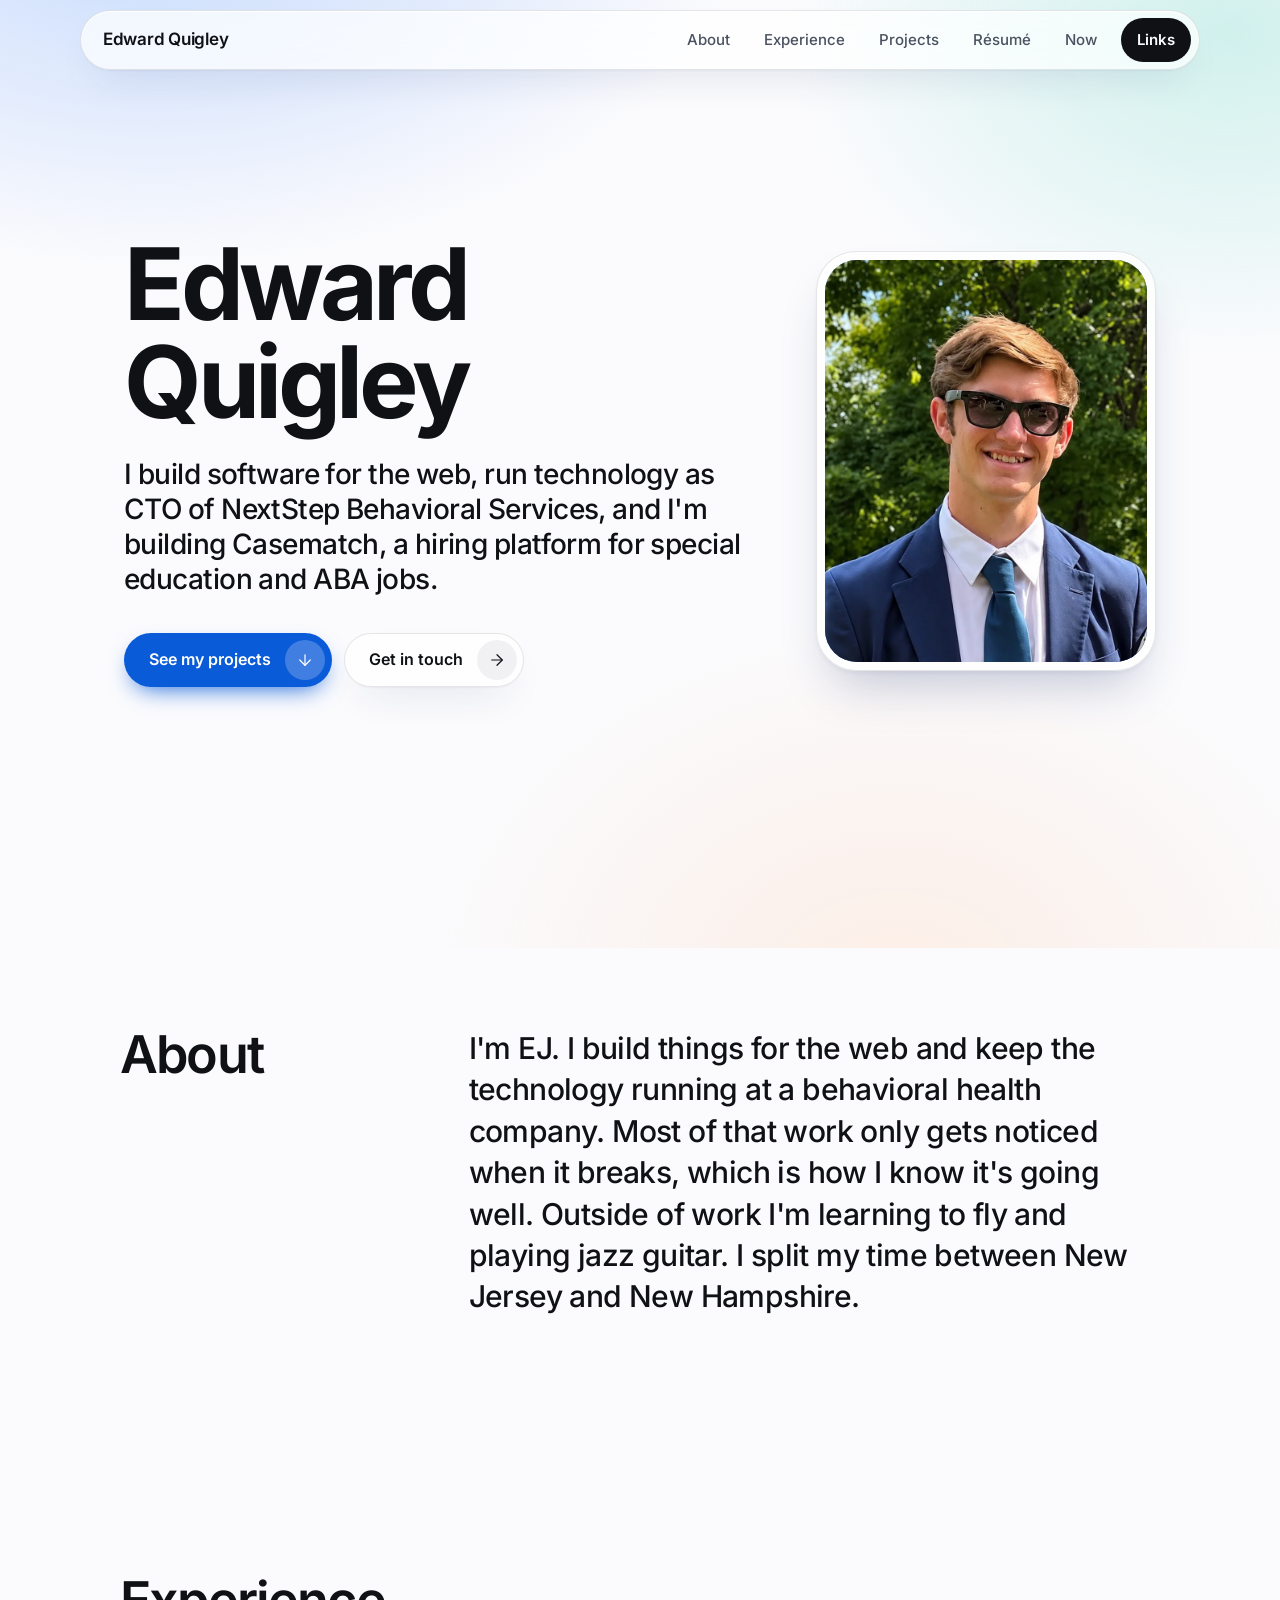
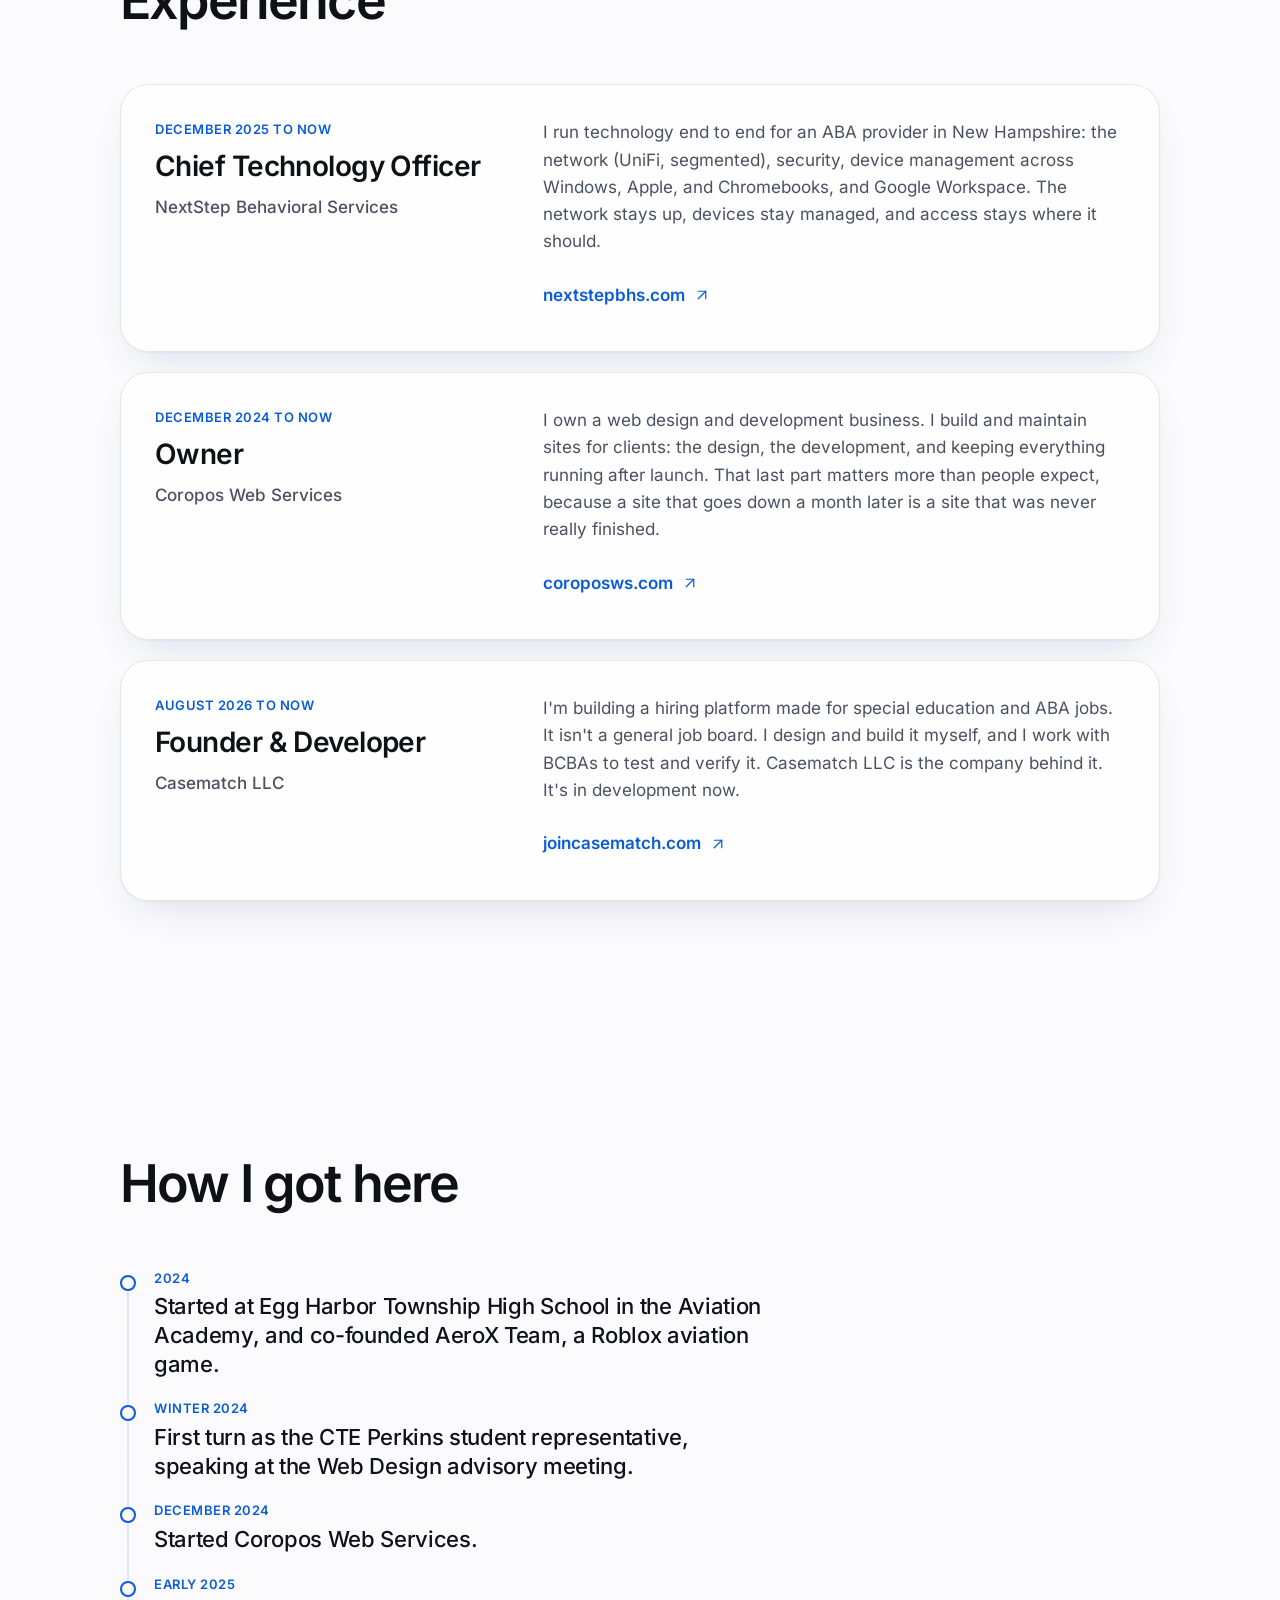
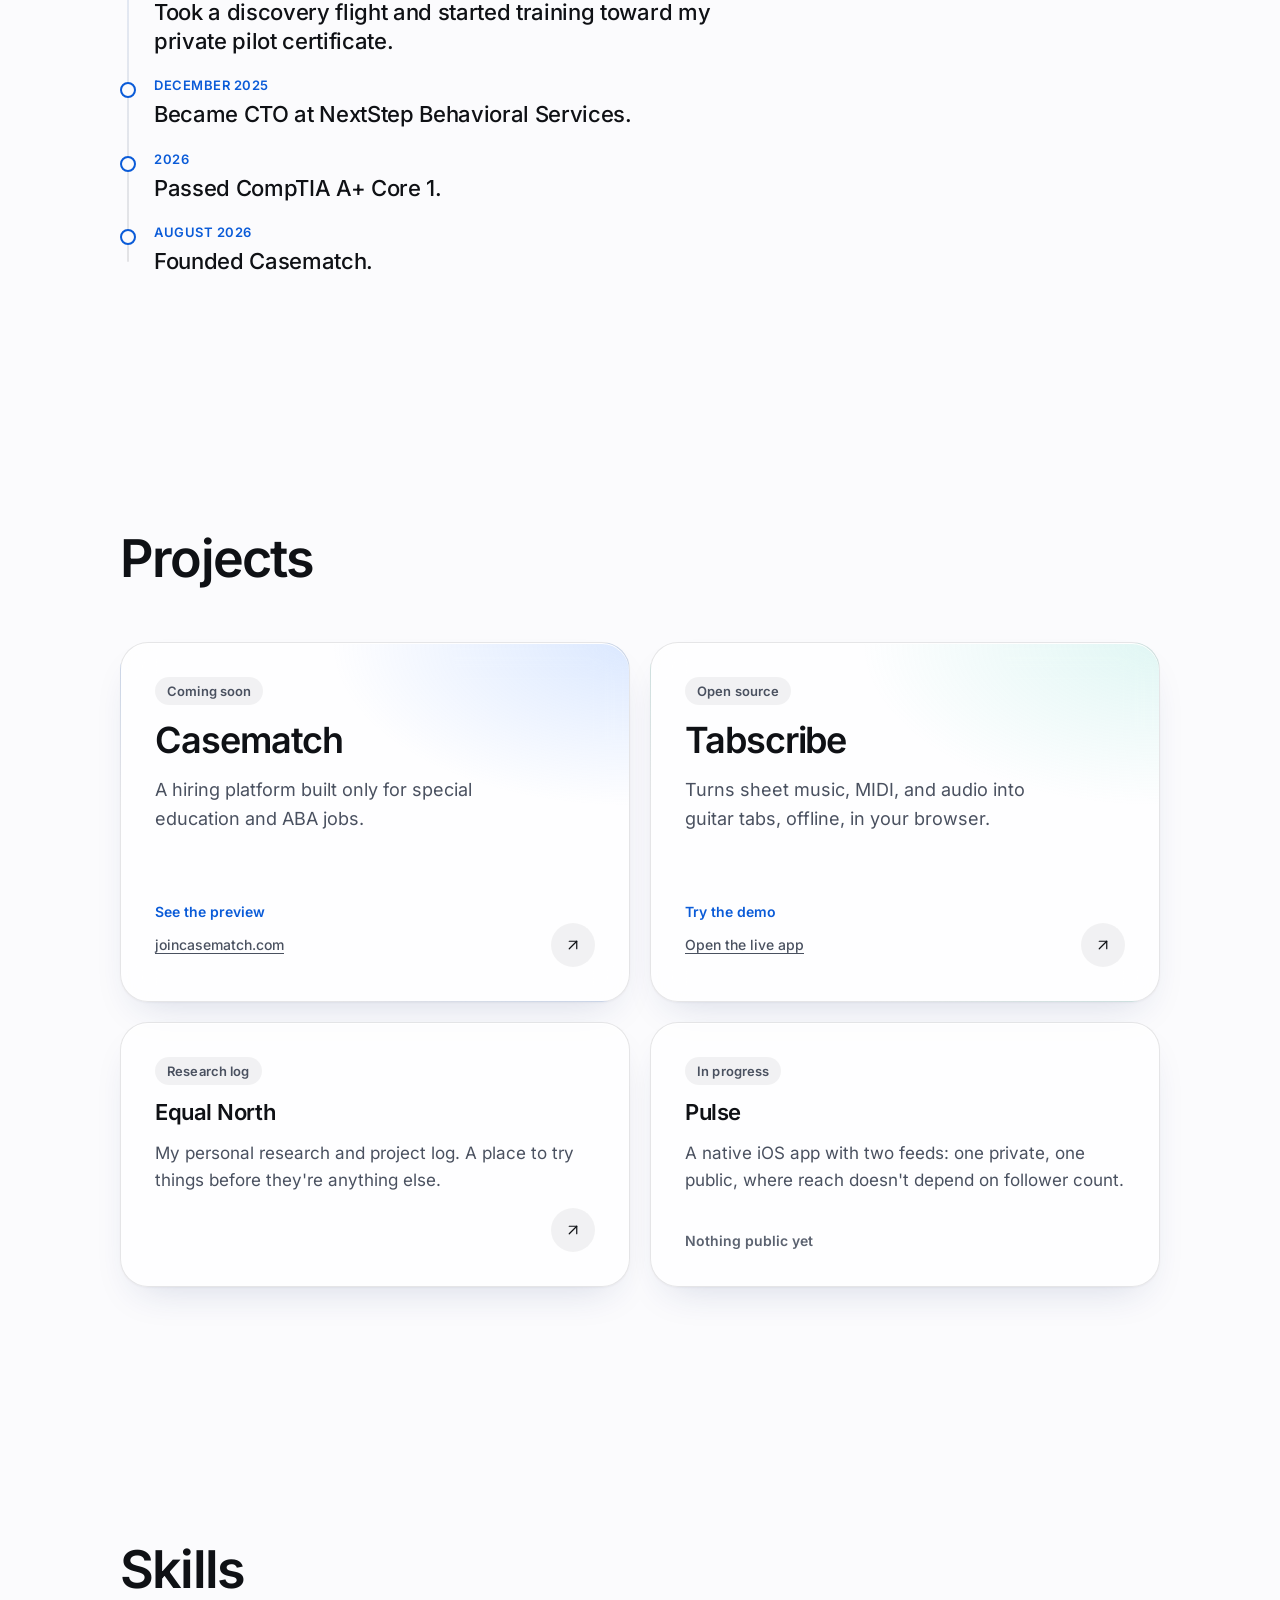
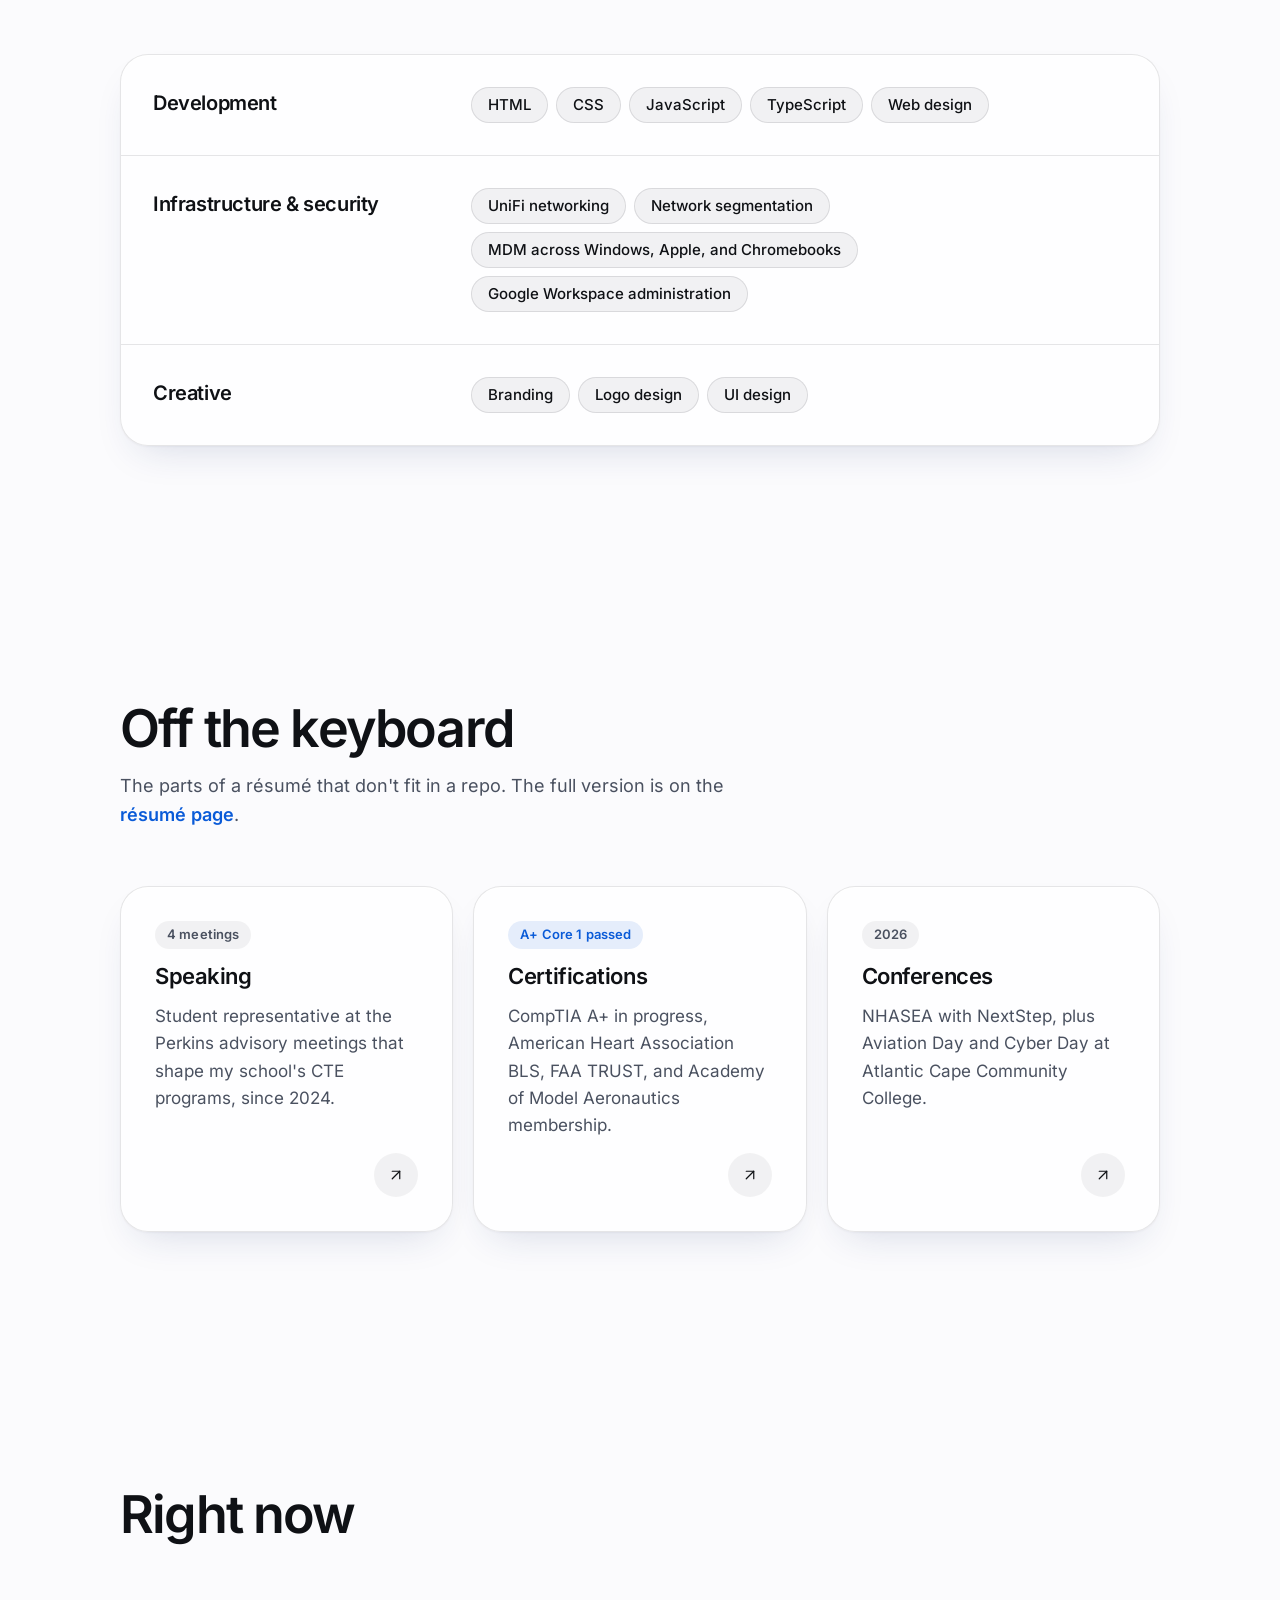
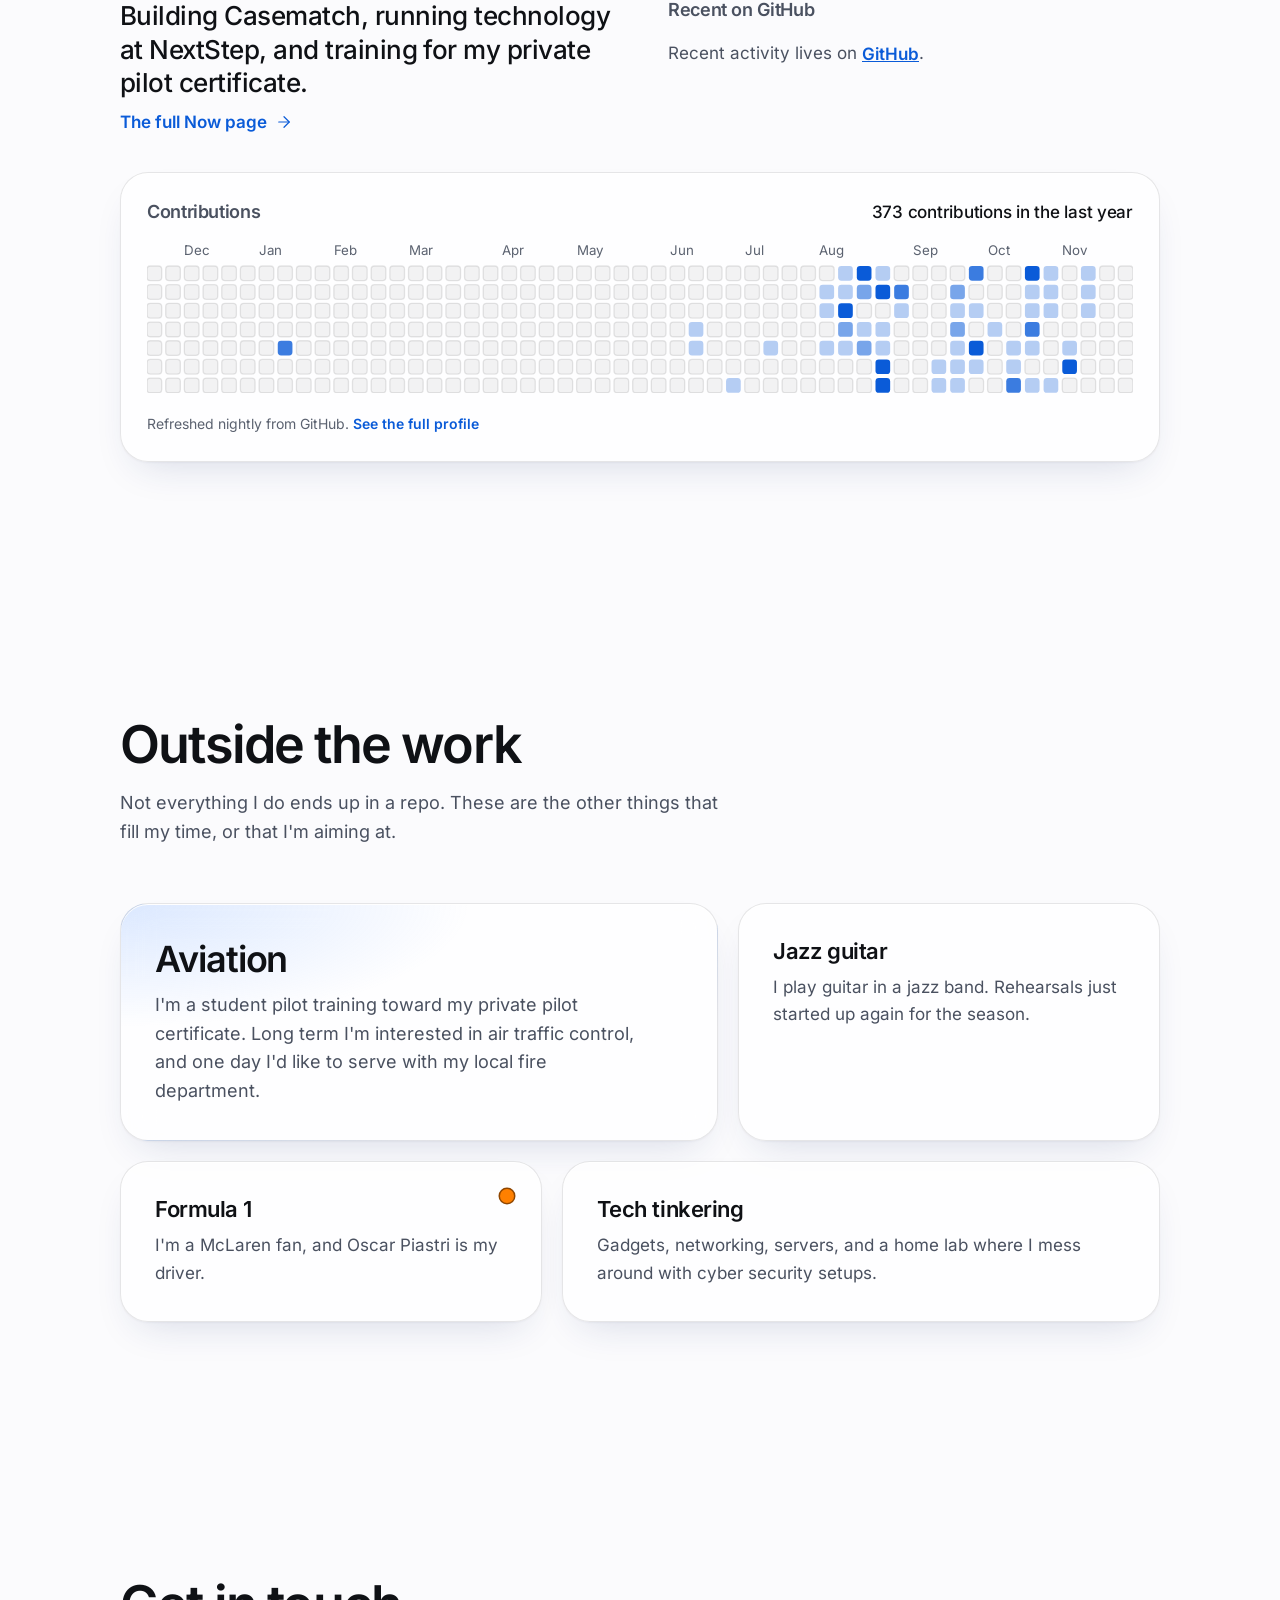
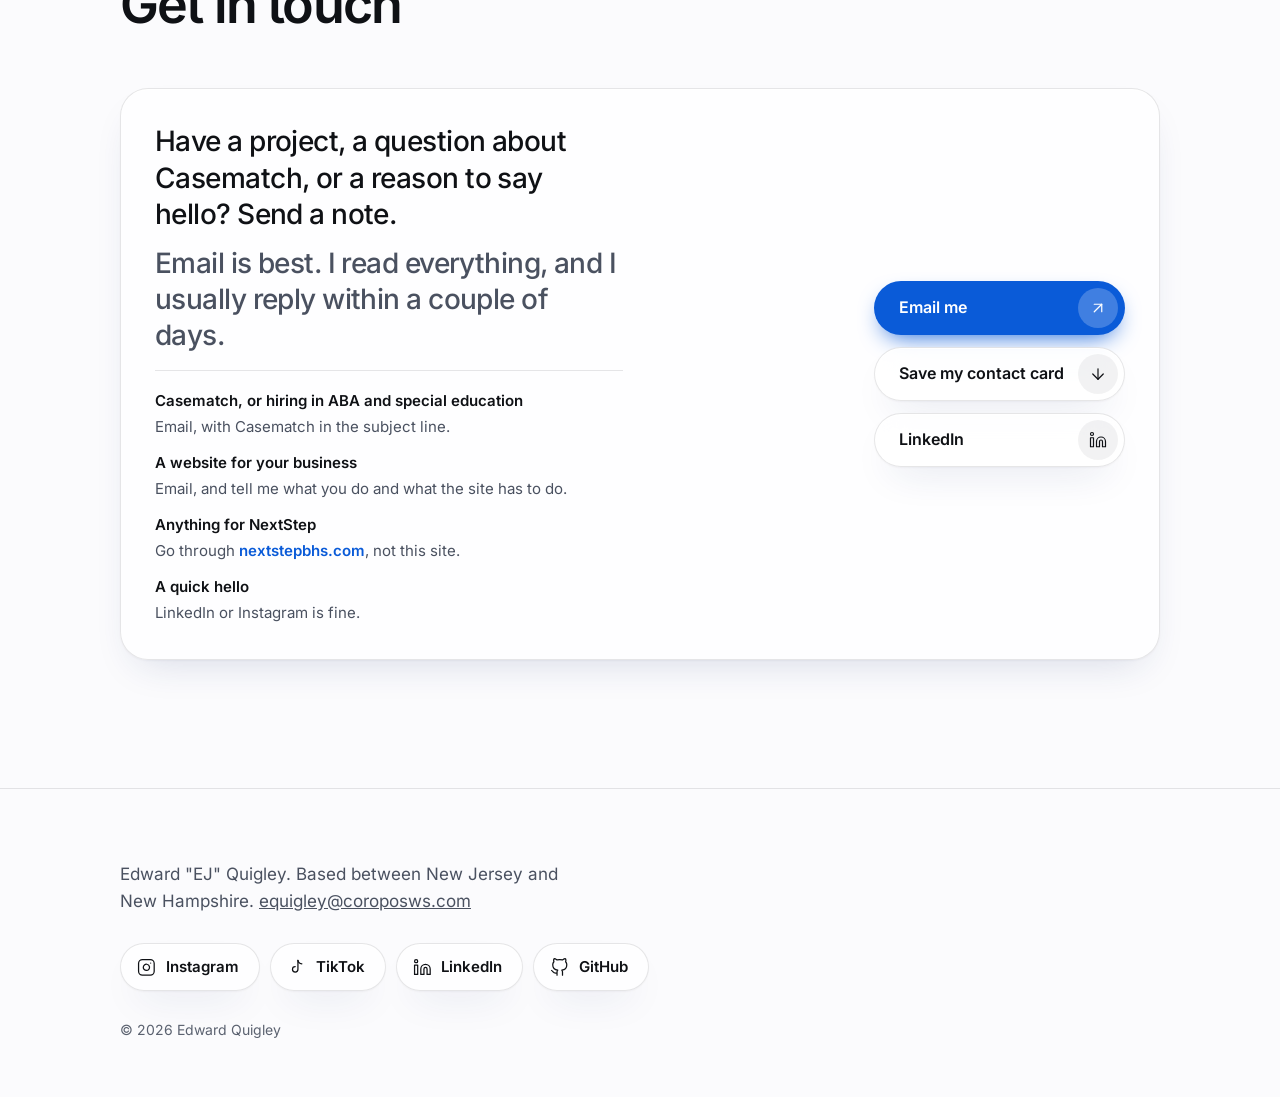
<file: index.html>
<!doctype html>
<html lang="en">
<head>
<meta charset="utf-8">
<meta name="viewport" content="width=device-width, initial-scale=1">
<title>Edward Quigley | EJ Quigley</title>
<meta name="description" content="Edward &quot;EJ&quot; Quigley builds software for the web, runs technology for NextStep Behavioral Services, and is building Casematch, a hiring platform for special education and ABA jobs.">
<link rel="canonical" href="https://edwardquigley.com/">
<meta name="theme-color" content="#fbfbfd" media="(prefers-color-scheme: light)">
<meta name="theme-color" content="#0b0c10" media="(prefers-color-scheme: dark)">
<link rel="icon" href="/assets/images/favicon.svg" type="image/svg+xml">
<link rel="icon" href="/favicon.ico" sizes="32x32">
<link rel="apple-touch-icon" href="/apple-touch-icon.png">
<meta property="og:type" content="website">
<meta property="og:site_name" content="Edward Quigley">
<meta property="og:title" content="Edward Quigley | EJ Quigley">
<meta property="og:description" content="Edward &quot;EJ&quot; Quigley builds software for the web, runs technology for NextStep Behavioral Services, and is building Casematch, a hiring platform for special education and ABA jobs.">
<meta property="og:url" content="https://edwardquigley.com/">
<meta property="og:image" content="https://edwardquigley.com/assets/images/og-image.png">
<meta property="og:image:width" content="1200">
<meta property="og:image:height" content="630">
<meta property="og:image:alt" content="Edward Quigley. Developer and CTO, based between New Jersey and New Hampshire.">
<meta name="twitter:card" content="summary_large_image">
<meta name="twitter:title" content="Edward Quigley | EJ Quigley">
<meta name="twitter:description" content="Edward &quot;EJ&quot; Quigley builds software for the web, runs technology for NextStep Behavioral Services, and is building Casematch, a hiring platform for special education and ABA jobs.">
<meta name="twitter:image" content="https://edwardquigley.com/assets/images/og-image.png">
<link rel="preload" href="/assets/fonts/Inter-Bold.woff2" as="font" type="font/woff2" crossorigin>
<link rel="stylesheet" href="/assets/css/site.css">
<script type="application/ld+json">
{
  "@context": "https://schema.org",
  "@type": "Person",
  "name": "Edward Quigley",
  "alternateName": "EJ Quigley",
  "url": "https://edwardquigley.com/",
  "jobTitle": "Chief Technology Officer",
  "worksFor": [
    {"@type": "Organization", "name": "NextStep Behavioral Services", "url": "https://nextstepbhs.com"},
    {"@type": "Organization", "name": "Coropos Web Services", "url": "https://coroposws.com"},
    {"@type": "Organization", "name": "Casematch LLC", "url": "https://joincasematch.com"}
  ],
  "sameAs": [
    "https://www.instagram.com/madebyejq/",
    "https://www.tiktok.com/@madebyejq",
    "https://www.linkedin.com/in/madebyejq",
    "https://github.com/ejq17",
    "https://nextstepbhs.com",
    "https://coroposws.com",
    "https://joincasematch.com"
  ]
}
</script>
<script src="/assets/js/site.js" defer></script>
<!-- Cloudflare Web Analytics: privacy-friendly, no cookies, no banner needed. Enable it in the Cloudflare dashboard
     (Analytics & Logs > Web Analytics > Add a site), then either turn on automatic injection for the Pages project, or paste
     the site token below and remove the comment markers on every page (README.md has a one-line command). -->
<!-- <script defer src="https://static.cloudflareinsights.com/beacon.min.js" data-cf-beacon='{"token": "CF_WEB_ANALYTICS_TOKEN"}'></script> -->
</head>
<body>
<a class="skip" href="#main">Skip to content</a>
<header class="site-header">
  <div class="header-bar">
    <a class="brand" href="/" aria-label="Edward Quigley, home">Edward Quigley</a>
    <nav class="nav-desktop" aria-label="Primary">
      <ul><li><a href="#about">About</a></li><li><a href="#experience">Experience</a></li><li><a href="#projects">Projects</a></li><li><a href="/resume/">R&eacute;sum&eacute;</a></li><li><a href="/now/">Now</a></li><li><a class="nav-cta" href="/links/">Links</a></li></ul>
    </nav>
    <details class="menu">
      <summary aria-label="Menu"><span class="menu-bars" aria-hidden="true"></span>Menu</summary>
      <nav class="menu-panel" aria-label="Primary mobile">
        <ul><li><a href="#about">About</a></li><li><a href="#experience">Experience</a></li><li><a href="#projects">Projects</a></li><li><a href="/resume/">R&eacute;sum&eacute;</a></li><li><a href="/now/">Now</a></li><li><a class="nav-cta" href="/links/">Links</a></li></ul>
      </nav>
    </details>
  </div>
</header>
<main id="main">

  <section class="hero" aria-labelledby="hero-title">
    <div class="wrap hero-grid">
      <div class="hero-copy">
        <h1 id="hero-title" class="rise"><span>Edward</span> <span>Quigley</span></h1>
        <p class="tagline rise">I build software for the web, run technology as CTO of NextStep Behavioral Services, and I'm building Casematch, a hiring platform for special education and ABA jobs.</p>
        <div class="hero-actions rise">
          <a class="btn btn-primary" href="#projects">See my projects<span class="btn-icon"><svg class="icon" aria-hidden="true"><use href="/assets/images/icons.svg#i-arrow-down"/></svg></span></a>
          <a class="btn btn-ghost" href="#contact">Get in touch<span class="btn-icon"><svg class="icon" aria-hidden="true"><use href="/assets/images/icons.svg#i-arrow-right"/></svg></span></a>
        </div>
      </div>
      <figure class="headshot rise">
        <div class="headshot-shell">
          <div class="headshot-core">
            <!-- HEADSHOT: replace /assets/images/headshot.jpg (4:5, 800x1000) to change the photo (see README.md). -->
            <picture><source srcset="/assets/images/headshot.webp" type="image/webp"><img src="/assets/images/headshot.jpg" alt="Portrait of Edward Quigley" width="800" height="1000" fetchpriority="high" decoding="async"></picture>
          </div>
        </div>
      </figure>
    </div>
  </section>

  <section class="section" id="about" aria-labelledby="about-title">
    <div class="wrap about-grid">
      <h2 id="about-title" class="reveal">About</h2>
      <p class="about-text reveal">I'm EJ. I build things for the web and keep the technology running at a behavioral health company. Most of that work only gets noticed when it breaks, which is how I know it's going well. Outside of work I'm learning to fly and playing jazz guitar. I split my time between New Jersey and New Hampshire.</p>
    </div>
  </section>

  <section class="section" id="experience" aria-labelledby="experience-title">
    <div class="wrap">
      <div class="section-head"><h2 id="experience-title" class="reveal">Experience</h2></div>
      <div class="roles">
      <article class="card role reveal">
        <div class="role-meta">
          <span class="role-when">December 2025 to now</span>
          <h3>Chief Technology Officer</h3>
          <p class="role-org">NextStep Behavioral Services</p>
        </div>
        <div class="role-body">
          <p>I run technology end to end for an ABA provider in New Hampshire: the network (UniFi, segmented), security, device management across Windows, Apple, and Chromebooks, and Google Workspace. The network stays up, devices stay managed, and access stays where it should.</p>
          <a class="text-link" href="https://nextstepbhs.com" target="_blank" rel="noopener">nextstepbhs.com<svg class="icon" aria-hidden="true"><use href="/assets/images/icons.svg#i-arrow-up-right"/></svg><span class="sr-only"> (opens in a new tab)</span></a>
        </div>
      </article>
      <article class="card role reveal">
        <div class="role-meta">
          <span class="role-when">December 2024 to now</span>
          <h3>Owner</h3>
          <p class="role-org">Coropos Web Services</p>
        </div>
        <div class="role-body">
          <p>I own a web design and development business. I build and maintain sites for clients: the design, the development, and keeping everything running after launch. That last part matters more than people expect, because a site that goes down a month later is a site that was never really finished.</p>
          <a class="text-link" href="https://coroposws.com" target="_blank" rel="noopener">coroposws.com<svg class="icon" aria-hidden="true"><use href="/assets/images/icons.svg#i-arrow-up-right"/></svg><span class="sr-only"> (opens in a new tab)</span></a>
        </div>
      </article>
      <article class="card role reveal">
        <div class="role-meta">
          <span class="role-when">August 2026 to now</span>
          <h3>Founder &amp; Developer</h3>
          <p class="role-org">Casematch LLC</p>
        </div>
        <div class="role-body">
          <p>I'm building a hiring platform made for special education and ABA jobs. It isn't a general job board. I design and build it myself, and I work with BCBAs to test and verify it. Casematch LLC is the company behind it. It's in development now.</p>
          <a class="text-link" href="https://joincasematch.com" target="_blank" rel="noopener">joincasematch.com<svg class="icon" aria-hidden="true"><use href="/assets/images/icons.svg#i-arrow-up-right"/></svg><span class="sr-only"> (opens in a new tab)</span></a>
        </div>
      </article>
      </div>
    </div>
  </section>

  <section class="section" id="story" aria-labelledby="story-title">
    <div class="wrap">
      <div class="section-head"><h2 id="story-title" class="reveal">How I got here</h2></div>
      <ol class="timeline">
        <li class="timeline-item reveal"><span class="timeline-when">2024</span><p>Started at Egg Harbor Township High School in the Aviation Academy, and co-founded AeroX Team, a Roblox aviation game.</p></li>
        <li class="timeline-item reveal"><span class="timeline-when">Winter 2024</span><p>First turn as the CTE Perkins student representative, speaking at the Web Design advisory meeting.</p></li>
        <li class="timeline-item reveal"><span class="timeline-when">December 2024</span><p>Started Coropos Web Services.</p></li>
        <li class="timeline-item reveal"><span class="timeline-when">Early 2025</span><p>Took a discovery flight and started training toward my private pilot certificate.</p></li>
        <li class="timeline-item reveal"><span class="timeline-when">December 2025</span><p>Became CTO at NextStep Behavioral Services.</p></li>
        <li class="timeline-item reveal"><span class="timeline-when">2026</span><p>Passed CompTIA A+ Core 1.</p></li>
        <li class="timeline-item reveal"><span class="timeline-when">August 2026</span><p>Founded Casematch.</p></li>
      </ol>
    </div>
  </section>

  <section class="section" id="projects" aria-labelledby="projects-title">
    <div class="wrap">
      <div class="section-head"><h2 id="projects-title" class="reveal">Projects</h2></div>
      <div class="bento">
      <article class="card card-feature project reveal project-feature card-link">
        <div class="project-top"><span class="chip">Coming soon</span></div>
        <h3><a href="/projects/casematch/">Casematch</a></h3>
        <p>A hiring platform built only for special education and ABA jobs.</p>
        <div class="project-foot">
          <div class="foot-text"><span class="cta-hint">See the preview</span><a class="mini-link" href="https://joincasematch.com" target="_blank" rel="noopener">joincasematch.com<span class="sr-only"> (opens in a new tab)</span></a></div>
          <span class="go" aria-hidden="true"><svg class="icon" aria-hidden="true"><use href="/assets/images/icons.svg#i-arrow-up-right"/></svg></span>
        </div>
      </article>
      <article class="card card-feature project reveal project-feature alt card-link">
        <div class="project-top"><span class="chip">Open source</span></div>
        <h3><a href="/projects/tabscribe/">Tabscribe</a></h3>
        <p>Turns sheet music, MIDI, and audio into guitar tabs, offline, in your browser.</p>
        <div class="project-foot">
          <div class="foot-text"><span class="cta-hint">Try the demo</span><a class="mini-link" href="https://ejq17.github.io/tabscribe/" target="_blank" rel="noopener">Open the live app<span class="sr-only"> (opens in a new tab)</span></a></div>
          <span class="go" aria-hidden="true"><svg class="icon" aria-hidden="true"><use href="/assets/images/icons.svg#i-arrow-up-right"/></svg></span>
        </div>
      </article>
      <article class="card project reveal card-link">
        <div class="project-top"><span class="chip">Research log</span></div>
        <h3><a href="https://equalnorth.dev" target="_blank" rel="noopener">Equal North<span class="sr-only"> (opens in a new tab)</span></a></h3>
        <p>My personal research and project log. A place to try things before they're anything else.</p>
        <span class="go" aria-hidden="true"><svg class="icon" aria-hidden="true"><use href="/assets/images/icons.svg#i-arrow-up-right"/></svg></span>
      </article>
      <article class="card project project-unlinked reveal">
        <div class="project-top"><span class="chip">In progress</span></div>
        <h3>Pulse</h3>
        <p>A native iOS app with two feeds: one private, one public, where reach doesn't depend on follower count.</p>
        <div class="project-foot"><div class="foot-text"><span class="cta-hint">Nothing public yet</span></div></div>
      </article>
      </div>
    </div>
  </section>

  <section class="section" id="skills" aria-labelledby="skills-title">
    <div class="wrap">
      <div class="section-head"><h2 id="skills-title" class="reveal">Skills</h2></div>
      <div class="card skills-panel reveal">
        <div class="skill-row"><h3>Development</h3><ul class="chips"><li>HTML</li><li>CSS</li><li>JavaScript</li><li>TypeScript</li><li>Web design</li></ul></div>
        <div class="skill-row"><h3>Infrastructure &amp; security</h3><ul class="chips"><li>UniFi networking</li><li>Network segmentation</li><li>MDM across Windows, Apple, and Chromebooks</li><li>Google Workspace administration</li></ul></div>
        <div class="skill-row"><h3>Creative</h3><ul class="chips"><li>Branding</li><li>Logo design</li><li>UI design</li></ul></div>
      </div>
    </div>
  </section>

  <section class="section" id="credentials" aria-labelledby="credentials-title">
    <div class="wrap">
      <div class="section-head">
        <h2 id="credentials-title" class="reveal">Off the keyboard</h2>
        <p class="section-intro reveal">The parts of a r&eacute;sum&eacute; that don't fit in a repo. The full version is on the <a href="/resume/">r&eacute;sum&eacute; page</a>.</p>
      </div>
      <div class="cred-grid">
        <article class="card project reveal card-link">
          <div class="project-top"><span class="chip">4 meetings</span></div>
          <h3><a href="/speaking/">Speaking</a></h3>
          <p>Student representative at the Perkins advisory meetings that shape my school's CTE programs, since 2024.</p>
          <span class="go" aria-hidden="true"><svg class="icon" aria-hidden="true"><use href="/assets/images/icons.svg#i-arrow-up-right"/></svg></span>
        </article>
        <article class="card project reveal card-link">
          <div class="project-top"><span class="chip chip-active">A+ Core 1 passed</span></div>
          <h3><a href="/certifications/">Certifications</a></h3>
          <p>CompTIA A+ in progress, American Heart Association BLS, FAA TRUST, and Academy of Model Aeronautics membership.</p>
          <span class="go" aria-hidden="true"><svg class="icon" aria-hidden="true"><use href="/assets/images/icons.svg#i-arrow-up-right"/></svg></span>
        </article>
        <article class="card project reveal card-link">
          <div class="project-top"><span class="chip">2026</span></div>
          <h3><a href="/conferences/">Conferences</a></h3>
          <p>NHASEA with NextStep, plus Aviation Day and Cyber Day at Atlantic Cape Community College.</p>
          <span class="go" aria-hidden="true"><svg class="icon" aria-hidden="true"><use href="/assets/images/icons.svg#i-arrow-up-right"/></svg></span>
        </article>
      </div>
    </div>
  </section>

  <section class="section" id="now" aria-labelledby="now-title">
    <div class="wrap">
      <div class="section-head"><h2 id="now-title" class="reveal">Right now</h2></div>
      <div class="now-teaser">
        <div class="reveal">
          <p class="now-teaser-text">Building Casematch, running technology at NextStep, and training for my private pilot certificate.</p>
          <a class="text-link" href="/now/">The full Now page<svg class="icon" aria-hidden="true"><use href="/assets/images/icons.svg#i-arrow-right"/></svg></a>
        </div>
        <div class="activity reveal" id="activity" aria-labelledby="activity-title">
          <h3 id="activity-title">Recent on GitHub</h3>
          <ul class="activity-list" data-activity-list hidden></ul>
          <p class="activity-fallback" data-activity-fallback>Recent activity lives on <a href="https://github.com/ejq17" target="_blank" rel="noopener">GitHub<span class="sr-only"> (opens in a new tab)</span></a>.</p>
        </div>
      </div>
      <div class="card contrib reveal" data-contrib hidden>
        <div class="contrib-head">
          <h3 id="contrib-title">Contributions</h3>
          <p class="contrib-total" data-contrib-total></p>
        </div>
        <div class="contrib-scroll" data-contrib-scroll></div>
        <p class="contrib-foot">Refreshed nightly from GitHub. <a href="https://github.com/ejq17" target="_blank" rel="noopener">See the full profile<span class="sr-only"> (opens in a new tab)</span></a></p>
      </div>
    </div>
  </section>

  <section class="section" id="beyond" aria-labelledby="beyond-title">
    <div class="wrap">
      <div class="section-head">
        <h2 id="beyond-title" class="reveal">Outside the work</h2>
        <p class="section-intro reveal">Not everything I do ends up in a repo. These are the other things that fill my time, or that I'm aiming at.</p>
      </div>
      <div class="beyond-grid">
      <article class="card card-feature beyond-item reveal feature"><h3>Aviation</h3><p>I'm a student pilot training toward my private pilot certificate. Long term I'm interested in air traffic control, and one day I'd like to serve with my local fire department.</p></article>
      <article class="card beyond-item reveal"><h3>Jazz guitar</h3><p>I play guitar in a jazz band. Rehearsals just started up again for the season.</p></article>
      <article class="card beyond-item reveal"><h3>Formula 1</h3><p>I'm a McLaren fan, and Oscar Piastri is my driver.</p><button class="papaya-toggle" type="button" data-papaya aria-pressed="false" aria-label="Switch the accent to McLaren papaya" title="Switch the accent to McLaren papaya" hidden><span class="papaya-dot" aria-hidden="true"></span></button></article>
      <article class="card beyond-item reveal"><h3>Tech tinkering</h3><p>Gadgets, networking, servers, and a home lab where I mess around with cyber security setups.</p></article>
      </div>
    </div>
  </section>

  <section class="section" id="contact" aria-labelledby="contact-title">
    <div class="wrap">
      <div class="section-head"><h2 id="contact-title" class="reveal">Get in touch</h2></div>
      <div class="card contact-card reveal">
        <div class="contact-copy">
          <p>Have a project, a question about Casematch, or a reason to say hello? Send a note.</p>
          <p class="contact-note">Email is best. I read everything, and I usually reply within a couple of days.</p>
          <dl class="reach">
            <div><dt>Casematch, or hiring in ABA and special education</dt><dd>Email, with Casematch in the subject line.</dd></div>
            <div><dt>A website for your business</dt><dd>Email, and tell me what you do and what the site has to do.</dd></div>
            <div><dt>Anything for NextStep</dt><dd>Go through <a href="https://nextstepbhs.com" target="_blank" rel="noopener">nextstepbhs.com<span class="sr-only"> (opens in a new tab)</span></a>, not this site.</dd></div>
            <div><dt>A quick hello</dt><dd>LinkedIn or Instagram is fine.</dd></div>
          </dl>
        </div>
        <div class="contact-actions">
          <a class="btn btn-primary" href="mailto:equigley@coroposws.com">Email me<span class="btn-icon"><svg class="icon" aria-hidden="true"><use href="/assets/images/icons.svg#i-arrow-up-right"/></svg></span></a>
          <a class="btn btn-ghost" href="/edward-quigley.vcf" download="Edward Quigley.vcf">Save my contact card<span class="btn-icon"><svg class="icon" aria-hidden="true"><use href="/assets/images/icons.svg#i-arrow-down"/></svg></span></a>
          <a class="btn btn-ghost" href="https://www.linkedin.com/in/madebyejq" target="_blank" rel="noopener">LinkedIn<span class="btn-icon"><svg class="icon" aria-hidden="true"><use href="/assets/images/icons.svg#i-linkedin"/></svg></span><span class="sr-only"> (opens in a new tab)</span></a>
        </div>
      </div>
    </div>
  </section>

</main>

<footer class="site-footer">
  <div class="wrap footer-inner">
    <p class="footer-line">Edward &quot;EJ&quot; Quigley. Based between New Jersey and New Hampshire. <a href="mailto:equigley@coroposws.com">equigley@coroposws.com</a></p>
    <nav aria-label="Social links"><div class="socials">
      <a class="social" href="https://www.instagram.com/madebyejq/" target="_blank" rel="noopener" aria-label="EJ on Instagram"><svg class="icon" aria-hidden="true"><use href="/assets/images/icons.svg#i-instagram"/></svg>Instagram</a>
      <a class="social" href="https://www.tiktok.com/@madebyejq" target="_blank" rel="noopener" aria-label="EJ on TikTok"><svg class="icon" aria-hidden="true"><use href="/assets/images/icons.svg#i-tiktok"/></svg>TikTok</a>
      <a class="social" href="https://www.linkedin.com/in/madebyejq" target="_blank" rel="noopener" aria-label="EJ on LinkedIn"><svg class="icon" aria-hidden="true"><use href="/assets/images/icons.svg#i-linkedin"/></svg>LinkedIn</a>
      <a class="social" href="https://github.com/ejq17" target="_blank" rel="noopener" aria-label="EJ on GitHub"><svg class="icon" aria-hidden="true"><use href="/assets/images/icons.svg#i-github"/></svg>GitHub</a>
    </div></nav>
    <p class="copyright">&copy; 2026 Edward Quigley</p>
  </div>
</footer>

<dialog class="cmdk" id="cmdk" aria-label="Command palette">
  <div class="cmdk-panel">
    <input class="cmdk-input" type="text" role="combobox" aria-expanded="false" aria-controls="cmdk-list" aria-autocomplete="list" aria-label="Search sections, pages, and links" placeholder="Jump to a section, page, or link" autocomplete="off" spellcheck="false">
    <ul class="cmdk-list" id="cmdk-list" role="listbox" aria-label="Results"></ul>
    <p class="cmdk-empty" hidden>No matches.</p>
    <p class="cmdk-foot" aria-hidden="true">Arrows to move, Enter to open, Esc to close</p>
  </div>
</dialog>
</body>
</html>
</file>
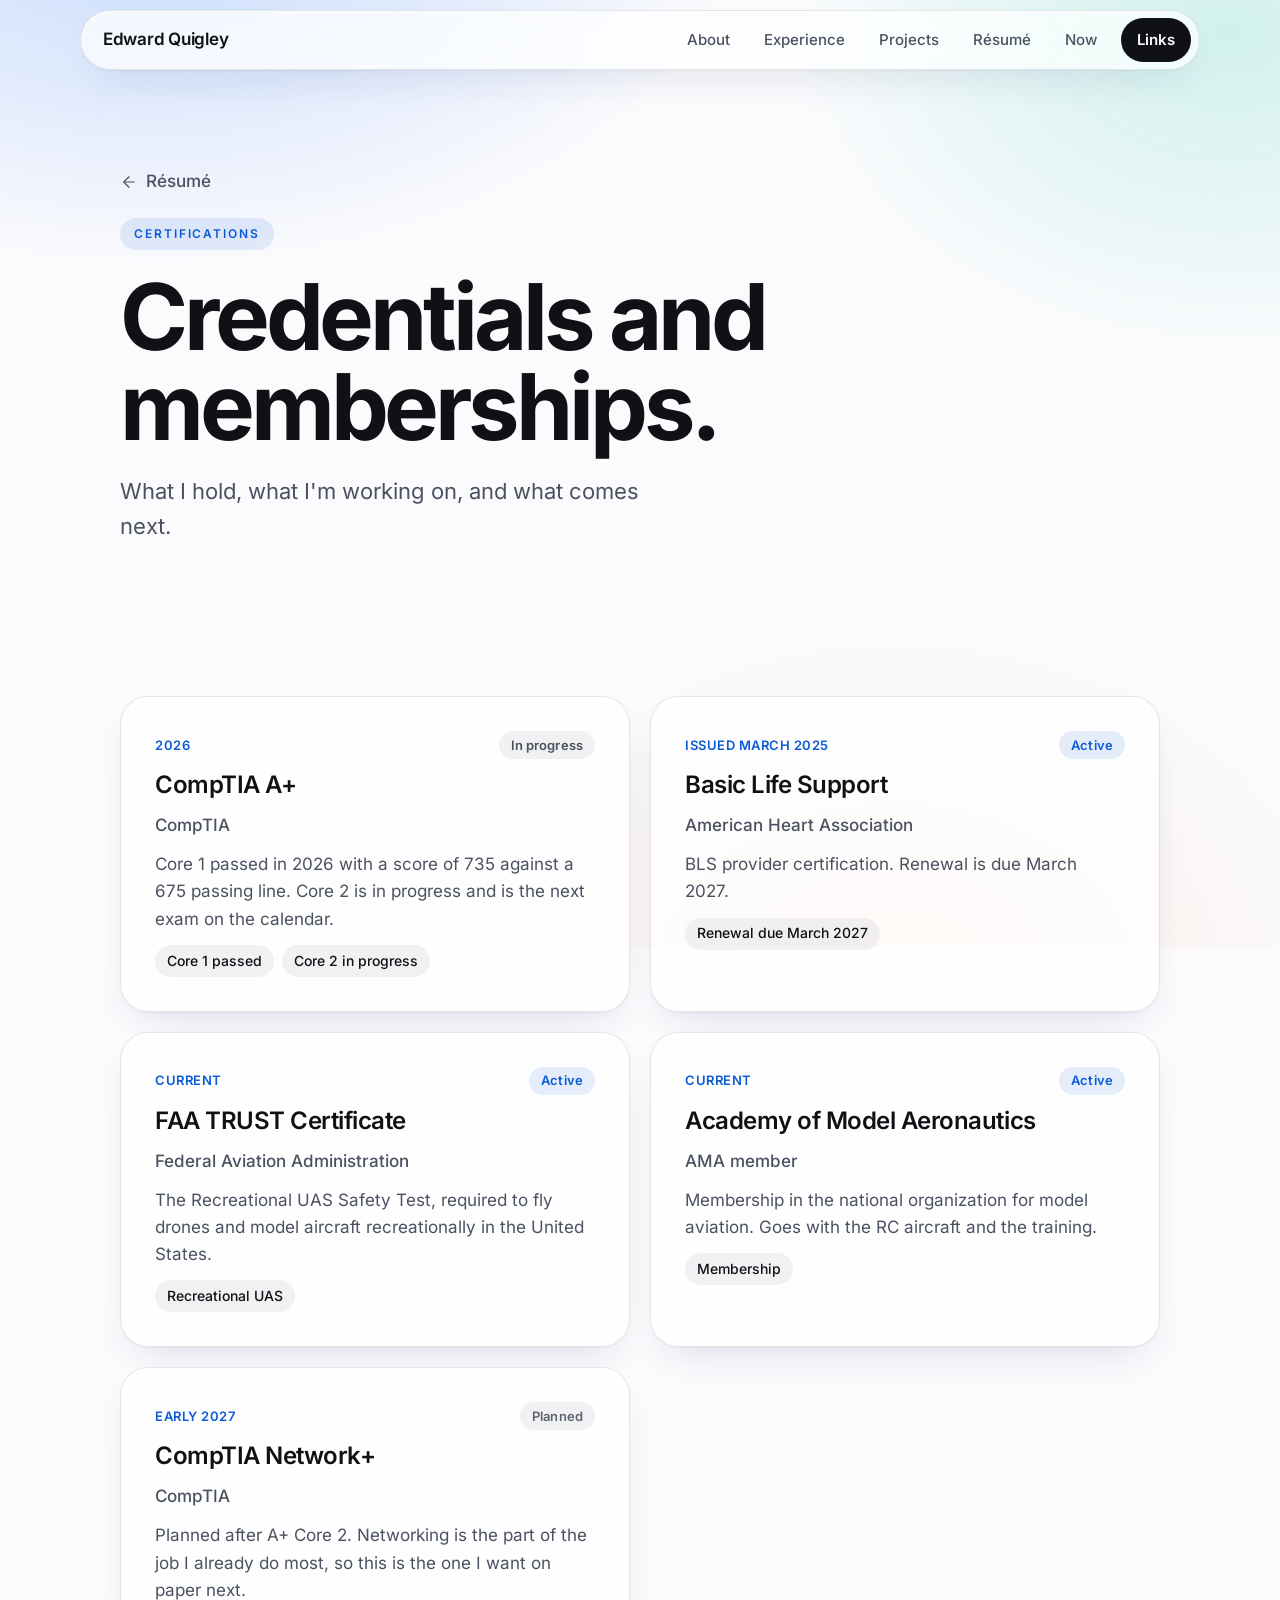
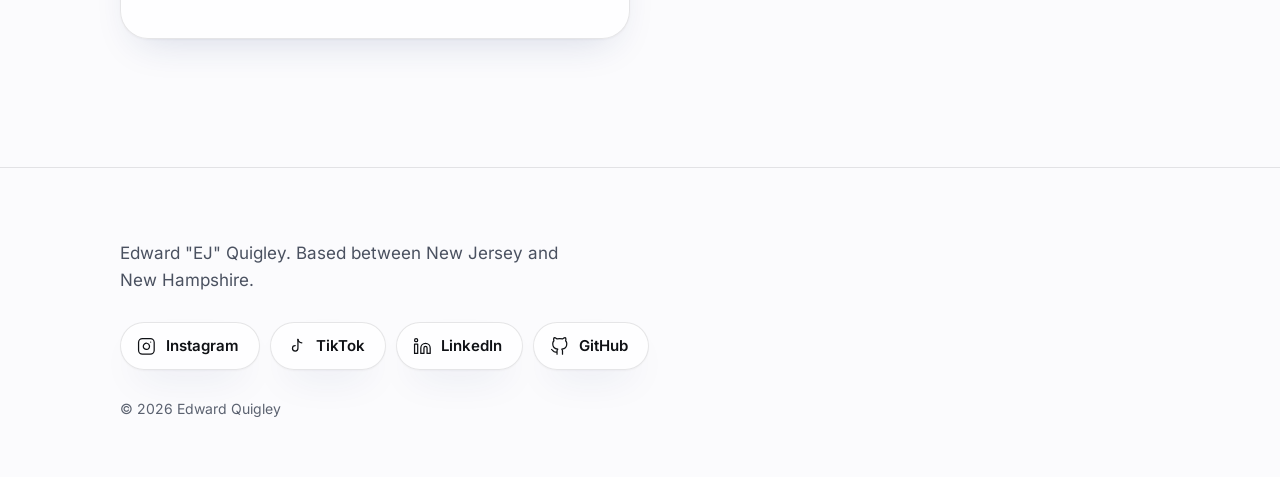
<file: certifications/index.html>
<!doctype html>
<html lang="en">
<head>
<meta charset="utf-8">
<meta name="viewport" content="width=device-width, initial-scale=1">
<title>Certifications | EJ Quigley</title>
<meta name="description" content="Certifications held and in progress by Edward &quot;EJ&quot; Quigley: CompTIA A+, American Heart Association BLS, FAA TRUST, and Academy of Model Aeronautics membership.">
<link rel="canonical" href="https://edwardquigley.com/certifications/">
<meta name="theme-color" content="#fbfbfd" media="(prefers-color-scheme: light)">
<meta name="theme-color" content="#0b0c10" media="(prefers-color-scheme: dark)">
<link rel="icon" href="/assets/images/favicon.svg" type="image/svg+xml">
<link rel="icon" href="/favicon.ico" sizes="32x32">
<link rel="apple-touch-icon" href="/apple-touch-icon.png">
<meta property="og:type" content="website">
<meta property="og:site_name" content="Edward Quigley">
<meta property="og:title" content="Certifications | EJ Quigley">
<meta property="og:description" content="Certifications held and in progress by Edward &quot;EJ&quot; Quigley: CompTIA A+, American Heart Association BLS, FAA TRUST, and Academy of Model Aeronautics membership.">
<meta property="og:url" content="https://edwardquigley.com/certifications/">
<meta property="og:image" content="https://edwardquigley.com/assets/images/og-certifications.png">
<meta property="og:image:width" content="1200">
<meta property="og:image:height" content="630">
<meta property="og:image:alt" content="Certifications. CompTIA A+ Core 1, AHA BLS, FAA TRUST, and the Academy of Model Aeronautics.">
<meta name="twitter:card" content="summary_large_image">
<meta name="twitter:title" content="Certifications | EJ Quigley">
<meta name="twitter:description" content="Certifications held and in progress by Edward &quot;EJ&quot; Quigley: CompTIA A+, American Heart Association BLS, FAA TRUST, and Academy of Model Aeronautics membership.">
<meta name="twitter:image" content="https://edwardquigley.com/assets/images/og-certifications.png">
<link rel="preload" href="/assets/fonts/Inter-Bold.woff2" as="font" type="font/woff2" crossorigin>
<link rel="stylesheet" href="/assets/css/site.css">
<link rel="stylesheet" href="/assets/css/resume.css">
<script src="/assets/js/site.js" defer></script>
<!-- Cloudflare Web Analytics: privacy-friendly, no cookies, no banner needed. Enable it in the Cloudflare dashboard
     (Analytics & Logs > Web Analytics > Add a site), then either turn on automatic injection for the Pages project, or paste
     the site token below and remove the comment markers on every page (README.md has a one-line command). -->
<!-- <script defer src="https://static.cloudflareinsights.com/beacon.min.js" data-cf-beacon='{"token": "CF_WEB_ANALYTICS_TOKEN"}'></script> -->
</head>
<body>
<a class="skip" href="#main">Skip to content</a>
<header class="site-header">
  <div class="header-bar">
    <a class="brand" href="/" aria-label="Edward Quigley, home">Edward Quigley</a>
    <nav class="nav-desktop" aria-label="Primary">
      <ul><li><a href="/#about">About</a></li><li><a href="/#experience">Experience</a></li><li><a href="/#projects">Projects</a></li><li><a href="/resume/" aria-current="page">R&eacute;sum&eacute;</a></li><li><a href="/now/">Now</a></li><li><a class="nav-cta" href="/links/">Links</a></li></ul>
    </nav>
    <details class="menu">
      <summary aria-label="Menu"><span class="menu-bars" aria-hidden="true"></span>Menu</summary>
      <nav class="menu-panel" aria-label="Primary mobile">
        <ul><li><a href="/#about">About</a></li><li><a href="/#experience">Experience</a></li><li><a href="/#projects">Projects</a></li><li><a href="/resume/" aria-current="page">R&eacute;sum&eacute;</a></li><li><a href="/now/">Now</a></li><li><a class="nav-cta" href="/links/">Links</a></li></ul>
      </nav>
    </details>
  </div>
</header>
<main id="main">

  <section class="page-hero" aria-labelledby="ct-title">
    <div class="wrap">
      <a class="back-link rise" href="/resume/"><svg class="icon back-icon" aria-hidden="true"><use href="/assets/images/icons.svg#i-arrow-right"/></svg>R&eacute;sum&eacute;</a>
      <p class="eyebrow rise">Certifications</p>
      <h1 id="ct-title" class="rise">Credentials and memberships.</h1>
      <p class="page-lede rise">What I hold, what I'm working on, and what comes next.</p>
    </div>
  </section>
  <section class="section" aria-label="Certifications">
    <div class="wrap">
      <div class="entries">
        <article class="card entry reveal">
          <div class="entry-top"><span class="entry-when">2026</span><span class="chip">In progress</span></div>
          <h3>CompTIA A+</h3>
          <p class="entry-where">CompTIA</p>
          <p>Core 1 passed in 2026 with a score of 735 against a 675 passing line. Core 2 is in progress and is the next exam on the calendar.</p>
          <ul class="entry-meta"><li>Core 1 passed</li><li>Core 2 in progress</li></ul>
        </article>
        <article class="card entry reveal">
          <div class="entry-top"><span class="entry-when">Issued March 2025</span><span class="chip chip-active">Active</span></div>
          <h3>Basic Life Support</h3>
          <p class="entry-where">American Heart Association</p>
          <p>BLS provider certification. Renewal is due March 2027.</p>
          <ul class="entry-meta"><li>Renewal due March 2027</li></ul>
        </article>
        <article class="card entry reveal">
          <div class="entry-top"><span class="entry-when">Current</span><span class="chip chip-active">Active</span></div>
          <h3>FAA TRUST Certificate</h3>
          <p class="entry-where">Federal Aviation Administration</p>
          <p>The Recreational UAS Safety Test, required to fly drones and model aircraft recreationally in the United States.</p>
          <ul class="entry-meta"><li>Recreational UAS</li></ul>
        </article>
        <article class="card entry reveal">
          <div class="entry-top"><span class="entry-when">Current</span><span class="chip chip-active">Active</span></div>
          <h3>Academy of Model Aeronautics</h3>
          <p class="entry-where">AMA member</p>
          <p>Membership in the national organization for model aviation. Goes with the RC aircraft and the training.</p>
          <ul class="entry-meta"><li>Membership</li></ul>
        </article>
        <article class="card entry reveal">
          <div class="entry-top"><span class="entry-when">Early 2027</span><span class="chip chip-planned">Planned</span></div>
          <h3>CompTIA Network+</h3>
          <p class="entry-where">CompTIA</p>
          <p>Planned after A+ Core 2. Networking is the part of the job I already do most, so this is the one I want on paper next.</p>
          
        </article>
      </div>
    </div>
  </section>

</main>

<footer class="site-footer">
  <div class="wrap footer-inner">
    <p class="footer-line">Edward &quot;EJ&quot; Quigley. Based between New Jersey and New Hampshire.</p>
    <nav aria-label="Social links"><div class="socials">
      <a class="social" href="https://www.instagram.com/madebyejq/" target="_blank" rel="noopener" aria-label="EJ on Instagram"><svg class="icon" aria-hidden="true"><use href="/assets/images/icons.svg#i-instagram"/></svg>Instagram</a>
      <a class="social" href="https://www.tiktok.com/@madebyejq" target="_blank" rel="noopener" aria-label="EJ on TikTok"><svg class="icon" aria-hidden="true"><use href="/assets/images/icons.svg#i-tiktok"/></svg>TikTok</a>
      <a class="social" href="https://www.linkedin.com/in/madebyejq" target="_blank" rel="noopener" aria-label="EJ on LinkedIn"><svg class="icon" aria-hidden="true"><use href="/assets/images/icons.svg#i-linkedin"/></svg>LinkedIn</a>
      <a class="social" href="https://github.com/ejq17" target="_blank" rel="noopener" aria-label="EJ on GitHub"><svg class="icon" aria-hidden="true"><use href="/assets/images/icons.svg#i-github"/></svg>GitHub</a>
    </div></nav>
    <p class="copyright">&copy; 2026 Edward Quigley</p>
  </div>
</footer>
<dialog class="cmdk" id="cmdk" aria-label="Command palette">
  <div class="cmdk-panel">
    <input class="cmdk-input" type="text" role="combobox" aria-expanded="false" aria-controls="cmdk-list" aria-autocomplete="list" aria-label="Search sections, pages, and links" placeholder="Jump to a section, page, or link" autocomplete="off" spellcheck="false">
    <ul class="cmdk-list" id="cmdk-list" role="listbox" aria-label="Results"></ul>
    <p class="cmdk-empty" hidden>No matches.</p>
    <p class="cmdk-foot" aria-hidden="true">Arrows to move, Enter to open, Esc to close</p>
  </div>
</dialog>
</body>
</html>
</file>
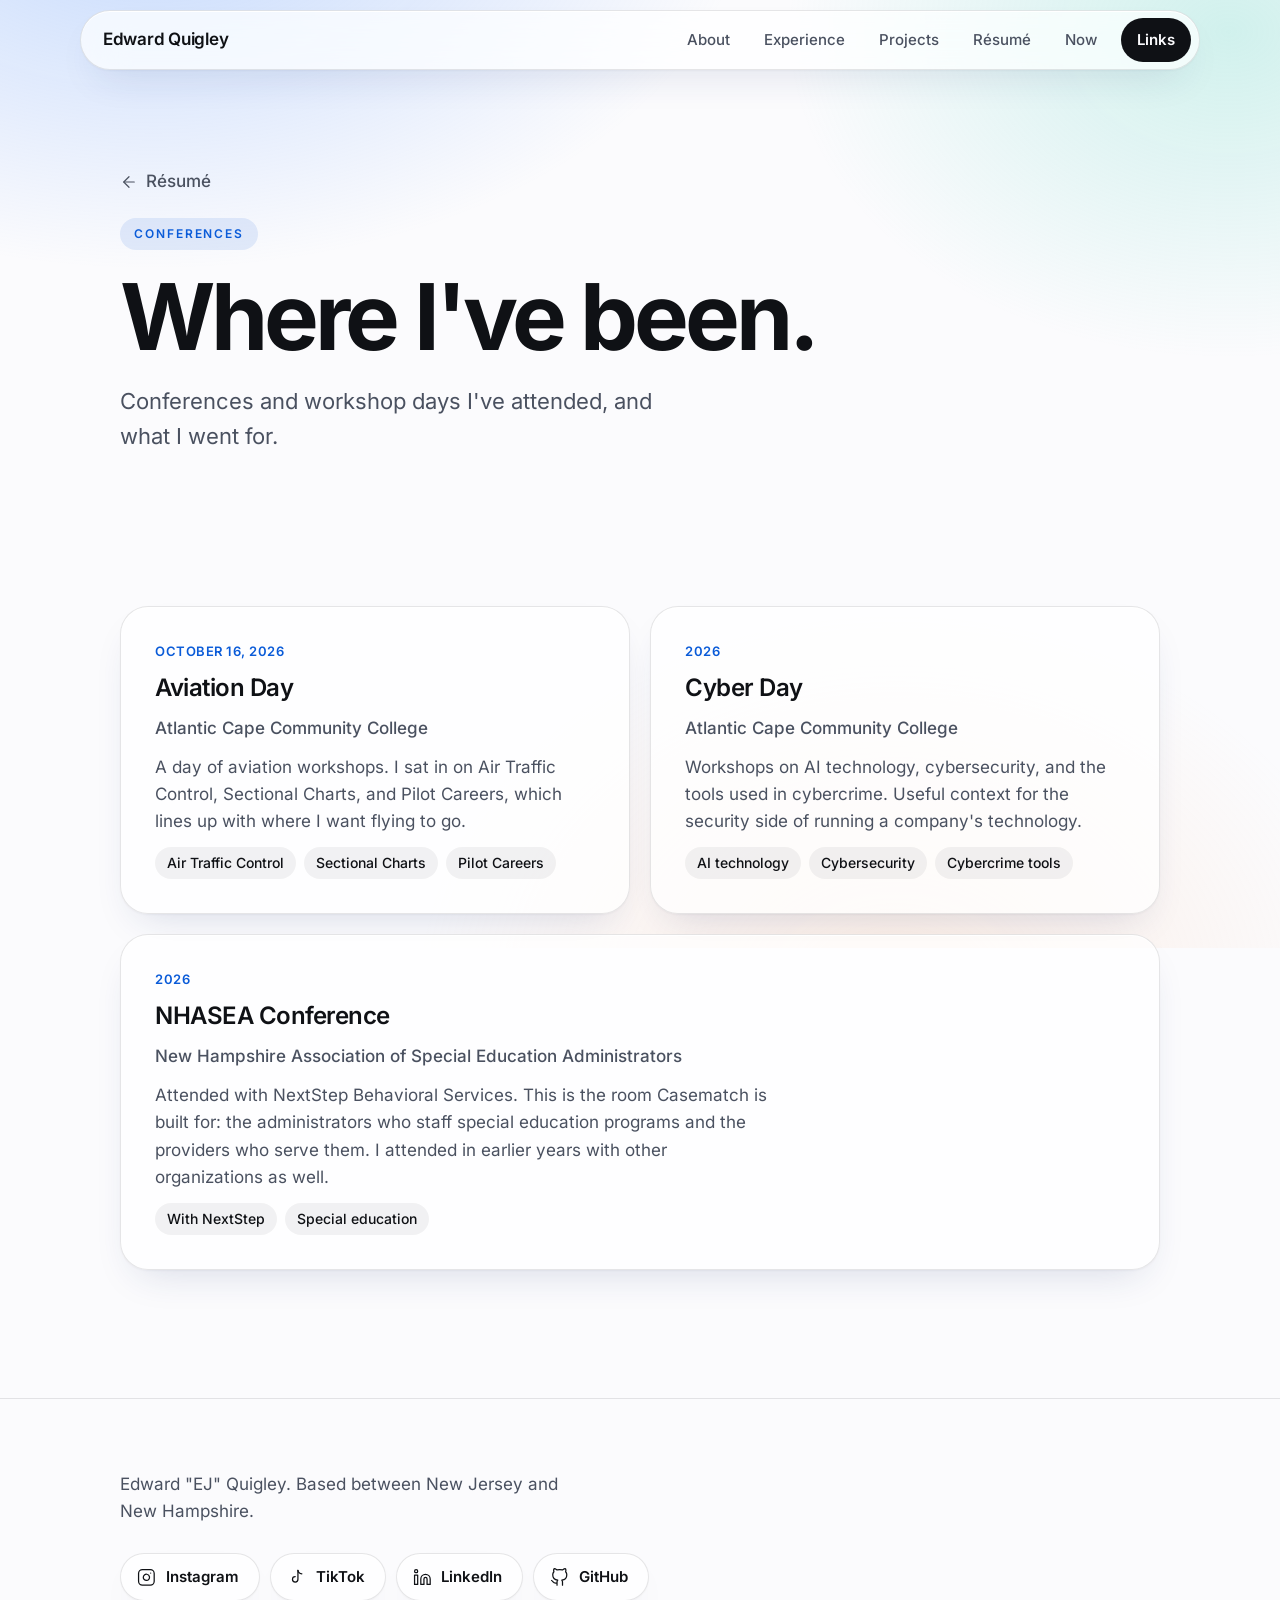
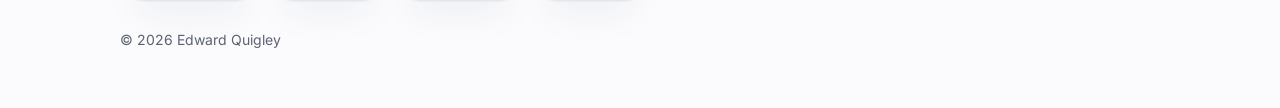
<file: conferences/index.html>
<!doctype html>
<html lang="en">
<head>
<meta charset="utf-8">
<meta name="viewport" content="width=device-width, initial-scale=1">
<title>Conferences | EJ Quigley</title>
<meta name="description" content="Conferences and workshop days Edward &quot;EJ&quot; Quigley has attended: NHASEA with NextStep, and Aviation Day and Cyber Day at Atlantic Cape Community College.">
<link rel="canonical" href="https://edwardquigley.com/conferences/">
<meta name="theme-color" content="#fbfbfd" media="(prefers-color-scheme: light)">
<meta name="theme-color" content="#0b0c10" media="(prefers-color-scheme: dark)">
<link rel="icon" href="/assets/images/favicon.svg" type="image/svg+xml">
<link rel="icon" href="/favicon.ico" sizes="32x32">
<link rel="apple-touch-icon" href="/apple-touch-icon.png">
<meta property="og:type" content="website">
<meta property="og:site_name" content="Edward Quigley">
<meta property="og:title" content="Conferences | EJ Quigley">
<meta property="og:description" content="Conferences and workshop days Edward &quot;EJ&quot; Quigley has attended: NHASEA with NextStep, and Aviation Day and Cyber Day at Atlantic Cape Community College.">
<meta property="og:url" content="https://edwardquigley.com/conferences/">
<meta property="og:image" content="https://edwardquigley.com/assets/images/og-conferences.png">
<meta property="og:image:width" content="1200">
<meta property="og:image:height" content="630">
<meta property="og:image:alt" content="Conferences. NHASEA with NextStep, Aviation Day and Cyber Day at Atlantic Cape, 2026.">
<meta name="twitter:card" content="summary_large_image">
<meta name="twitter:title" content="Conferences | EJ Quigley">
<meta name="twitter:description" content="Conferences and workshop days Edward &quot;EJ&quot; Quigley has attended: NHASEA with NextStep, and Aviation Day and Cyber Day at Atlantic Cape Community College.">
<meta name="twitter:image" content="https://edwardquigley.com/assets/images/og-conferences.png">
<link rel="preload" href="/assets/fonts/Inter-Bold.woff2" as="font" type="font/woff2" crossorigin>
<link rel="stylesheet" href="/assets/css/site.css">
<link rel="stylesheet" href="/assets/css/resume.css">
<script src="/assets/js/site.js" defer></script>
<!-- Cloudflare Web Analytics: privacy-friendly, no cookies, no banner needed. Enable it in the Cloudflare dashboard
     (Analytics & Logs > Web Analytics > Add a site), then either turn on automatic injection for the Pages project, or paste
     the site token below and remove the comment markers on every page (README.md has a one-line command). -->
<!-- <script defer src="https://static.cloudflareinsights.com/beacon.min.js" data-cf-beacon='{"token": "CF_WEB_ANALYTICS_TOKEN"}'></script> -->
</head>
<body>
<a class="skip" href="#main">Skip to content</a>
<header class="site-header">
  <div class="header-bar">
    <a class="brand" href="/" aria-label="Edward Quigley, home">Edward Quigley</a>
    <nav class="nav-desktop" aria-label="Primary">
      <ul><li><a href="/#about">About</a></li><li><a href="/#experience">Experience</a></li><li><a href="/#projects">Projects</a></li><li><a href="/resume/" aria-current="page">R&eacute;sum&eacute;</a></li><li><a href="/now/">Now</a></li><li><a class="nav-cta" href="/links/">Links</a></li></ul>
    </nav>
    <details class="menu">
      <summary aria-label="Menu"><span class="menu-bars" aria-hidden="true"></span>Menu</summary>
      <nav class="menu-panel" aria-label="Primary mobile">
        <ul><li><a href="/#about">About</a></li><li><a href="/#experience">Experience</a></li><li><a href="/#projects">Projects</a></li><li><a href="/resume/" aria-current="page">R&eacute;sum&eacute;</a></li><li><a href="/now/">Now</a></li><li><a class="nav-cta" href="/links/">Links</a></li></ul>
      </nav>
    </details>
  </div>
</header>
<main id="main">

  <section class="page-hero" aria-labelledby="cf-title">
    <div class="wrap">
      <a class="back-link rise" href="/resume/"><svg class="icon back-icon" aria-hidden="true"><use href="/assets/images/icons.svg#i-arrow-right"/></svg>R&eacute;sum&eacute;</a>
      <p class="eyebrow rise">Conferences</p>
      <h1 id="cf-title" class="rise">Where I've been.</h1>
      <p class="page-lede rise">Conferences and workshop days I've attended, and what I went for.</p>
    </div>
  </section>
  <section class="section" aria-label="Conferences">
    <div class="wrap">
      <div class="entries">
        <article class="card entry reveal">
          <div class="entry-top"><span class="entry-when">October 16, 2026</span></div>
          <h3>Aviation Day</h3>
          <p class="entry-where">Atlantic Cape Community College</p>
          <p>A day of aviation workshops. I sat in on Air Traffic Control, Sectional Charts, and Pilot Careers, which lines up with where I want flying to go.</p>
          <ul class="entry-meta"><li>Air Traffic Control</li><li>Sectional Charts</li><li>Pilot Careers</li></ul>
        </article>
        <article class="card entry reveal">
          <div class="entry-top"><span class="entry-when">2026</span></div>
          <h3>Cyber Day</h3>
          <p class="entry-where">Atlantic Cape Community College</p>
          <p>Workshops on AI technology, cybersecurity, and the tools used in cybercrime. Useful context for the security side of running a company's technology.</p>
          <ul class="entry-meta"><li>AI technology</li><li>Cybersecurity</li><li>Cybercrime tools</li></ul>
        </article>
        <article class="card entry reveal wide">
          <div class="entry-top"><span class="entry-when">2026</span></div>
          <h3>NHASEA Conference</h3>
          <p class="entry-where">New Hampshire Association of Special Education Administrators</p>
          <p>Attended with NextStep Behavioral Services. This is the room Casematch is built for: the administrators who staff special education programs and the providers who serve them. I attended in earlier years with other organizations as well.</p>
          <ul class="entry-meta"><li>With NextStep</li><li>Special education</li></ul>
        </article>
      </div>
    </div>
  </section>

</main>

<footer class="site-footer">
  <div class="wrap footer-inner">
    <p class="footer-line">Edward &quot;EJ&quot; Quigley. Based between New Jersey and New Hampshire.</p>
    <nav aria-label="Social links"><div class="socials">
      <a class="social" href="https://www.instagram.com/madebyejq/" target="_blank" rel="noopener" aria-label="EJ on Instagram"><svg class="icon" aria-hidden="true"><use href="/assets/images/icons.svg#i-instagram"/></svg>Instagram</a>
      <a class="social" href="https://www.tiktok.com/@madebyejq" target="_blank" rel="noopener" aria-label="EJ on TikTok"><svg class="icon" aria-hidden="true"><use href="/assets/images/icons.svg#i-tiktok"/></svg>TikTok</a>
      <a class="social" href="https://www.linkedin.com/in/madebyejq" target="_blank" rel="noopener" aria-label="EJ on LinkedIn"><svg class="icon" aria-hidden="true"><use href="/assets/images/icons.svg#i-linkedin"/></svg>LinkedIn</a>
      <a class="social" href="https://github.com/ejq17" target="_blank" rel="noopener" aria-label="EJ on GitHub"><svg class="icon" aria-hidden="true"><use href="/assets/images/icons.svg#i-github"/></svg>GitHub</a>
    </div></nav>
    <p class="copyright">&copy; 2026 Edward Quigley</p>
  </div>
</footer>
<dialog class="cmdk" id="cmdk" aria-label="Command palette">
  <div class="cmdk-panel">
    <input class="cmdk-input" type="text" role="combobox" aria-expanded="false" aria-controls="cmdk-list" aria-autocomplete="list" aria-label="Search sections, pages, and links" placeholder="Jump to a section, page, or link" autocomplete="off" spellcheck="false">
    <ul class="cmdk-list" id="cmdk-list" role="listbox" aria-label="Results"></ul>
    <p class="cmdk-empty" hidden>No matches.</p>
    <p class="cmdk-foot" aria-hidden="true">Arrows to move, Enter to open, Esc to close</p>
  </div>
</dialog>
</body>
</html>
</file>
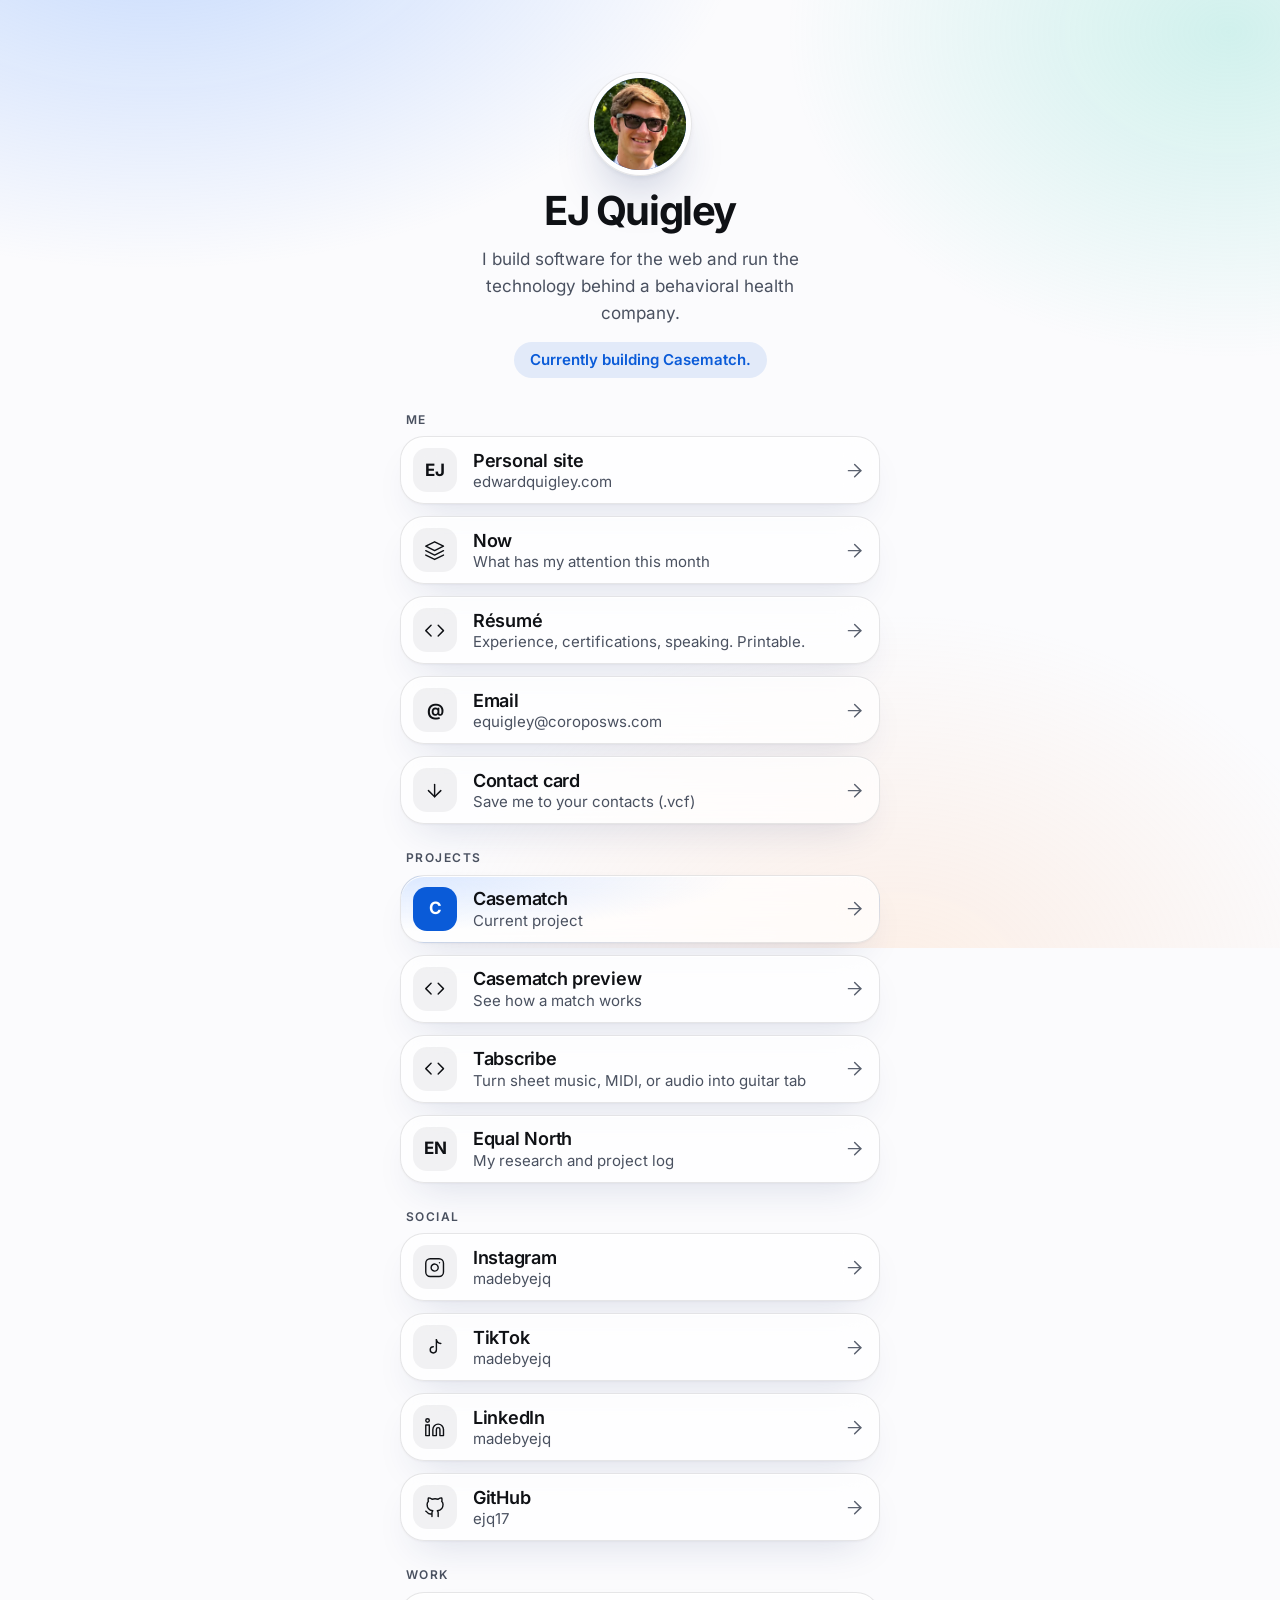
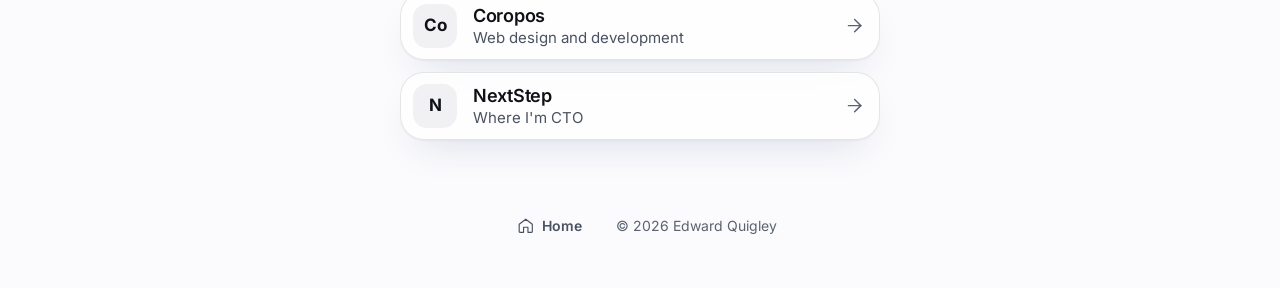
<file: links/index.html>
<!doctype html>
<html lang="en">
<head>
<meta charset="utf-8">
<meta name="viewport" content="width=device-width, initial-scale=1">
<title>EJ Quigley | Links</title>
<meta name="description" content="Everywhere to find EJ Quigley: Casematch, Coropos Web Services, NextStep, and his socials.">
<link rel="canonical" href="https://edwardquigley.com/links/">
<meta name="theme-color" content="#fbfbfd" media="(prefers-color-scheme: light)">
<meta name="theme-color" content="#0b0c10" media="(prefers-color-scheme: dark)">
<link rel="icon" href="/assets/images/favicon.svg" type="image/svg+xml">
<link rel="icon" href="/favicon.ico" sizes="32x32">
<link rel="apple-touch-icon" href="/apple-touch-icon.png">
<meta property="og:type" content="website">
<meta property="og:site_name" content="Edward Quigley">
<meta property="og:title" content="EJ Quigley | Links">
<meta property="og:description" content="Everywhere to find EJ Quigley: Casematch, Coropos Web Services, NextStep, and his socials.">
<meta property="og:url" content="https://edwardquigley.com/links/">
<meta property="og:image" content="https://edwardquigley.com/assets/images/og-links.png">
<meta property="og:image:width" content="1200">
<meta property="og:image:height" content="630">
<meta property="og:image:alt" content="Links. Everywhere Edward Quigley is online, in one list.">
<meta name="twitter:card" content="summary_large_image">
<meta name="twitter:title" content="EJ Quigley | Links">
<meta name="twitter:description" content="Everywhere to find EJ Quigley: Casematch, Coropos Web Services, NextStep, and his socials.">
<meta name="twitter:image" content="https://edwardquigley.com/assets/images/og-links.png">
<link rel="preload" href="/assets/fonts/Inter-Bold.woff2" as="font" type="font/woff2" crossorigin>
<link rel="stylesheet" href="/assets/css/site.css">
<link rel="stylesheet" href="/assets/css/links.css">
<script src="/assets/js/site.js" defer></script>
<!-- Cloudflare Web Analytics: privacy-friendly, no cookies, no banner needed. Enable it in the Cloudflare dashboard
     (Analytics & Logs > Web Analytics > Add a site), then either turn on automatic injection for the Pages project, or paste
     the site token below and remove the comment markers on every page (README.md has a one-line command). -->
<!-- <script defer src="https://static.cloudflareinsights.com/beacon.min.js" data-cf-beacon='{"token": "CF_WEB_ANALYTICS_TOKEN"}'></script> -->
</head>
<body class="links-page">
<a class="skip" href="#main">Skip to content</a>
<main id="main" class="links-main">
  <header class="profile">
    <div class="avatar"><div class="avatar-core">
      <!-- AVATAR: replace /assets/images/avatar.jpg (square, 416x416) to change the photo (see README.md). -->
      <picture><source srcset="/assets/images/avatar.webp" type="image/webp"><img src="/assets/images/avatar.jpg" alt="Portrait of Edward Quigley" width="416" height="416" decoding="async"></picture>
    </div></div>
    <h1>EJ Quigley</h1>
    <p class="bio">I build software for the web and run the technology behind a behavioral health company.</p>
    <p class="now-line">Currently building Casematch.</p>
  </header>
  <section class="link-group" aria-labelledby="g-me">
    <h2 class="link-group-title" id="g-me">Me</h2>
    <ul class="link-list">
      <li><a class="link-row reveal" href="/"><span class="link-tile" aria-hidden="true">EJ</span><span class="link-text"><span class="link-label">Personal site</span><span class="link-sub">edwardquigley.com</span></span><span class="link-arrow" aria-hidden="true"><svg class="icon" aria-hidden="true"><use href="/assets/images/icons.svg#i-arrow-right"/></svg></span></a></li>
      <li><a class="link-row reveal" href="/now/"><span class="link-tile" aria-hidden="true"><svg class="icon" aria-hidden="true"><use href="/assets/images/icons.svg#i-layers"/></svg></span><span class="link-text"><span class="link-label">Now</span><span class="link-sub">What has my attention this month</span></span><span class="link-arrow" aria-hidden="true"><svg class="icon" aria-hidden="true"><use href="/assets/images/icons.svg#i-arrow-right"/></svg></span></a></li>
      <li><a class="link-row reveal" href="/resume/"><span class="link-tile" aria-hidden="true"><svg class="icon" aria-hidden="true"><use href="/assets/images/icons.svg#i-code"/></svg></span><span class="link-text"><span class="link-label">R&eacute;sum&eacute;</span><span class="link-sub">Experience, certifications, speaking. Printable.</span></span><span class="link-arrow" aria-hidden="true"><svg class="icon" aria-hidden="true"><use href="/assets/images/icons.svg#i-arrow-right"/></svg></span></a></li>
      <li><a class="link-row reveal" href="mailto:equigley@coroposws.com"><span class="link-tile" aria-hidden="true">@</span><span class="link-text"><span class="link-label">Email</span><span class="link-sub">equigley@coroposws.com</span></span><span class="link-arrow" aria-hidden="true"><svg class="icon" aria-hidden="true"><use href="/assets/images/icons.svg#i-arrow-right"/></svg></span></a></li>
      <li><a class="link-row reveal" href="/edward-quigley.vcf" download="Edward Quigley.vcf"><span class="link-tile" aria-hidden="true"><svg class="icon" aria-hidden="true"><use href="/assets/images/icons.svg#i-arrow-down"/></svg></span><span class="link-text"><span class="link-label">Contact card</span><span class="link-sub">Save me to your contacts (.vcf)</span></span><span class="link-arrow" aria-hidden="true"><svg class="icon" aria-hidden="true"><use href="/assets/images/icons.svg#i-arrow-right"/></svg></span></a></li>
    </ul>
  </section>
  <section class="link-group" aria-labelledby="g-projects">
    <h2 class="link-group-title" id="g-projects">Projects</h2>
    <ul class="link-list">
      <li><a class="link-row reveal featured" href="https://joincasematch.com" target="_blank" rel="noopener"><span class="link-tile" aria-hidden="true">C</span><span class="link-text"><span class="link-label">Casematch</span><span class="link-sub">Current project</span></span><span class="link-arrow" aria-hidden="true"><svg class="icon" aria-hidden="true"><use href="/assets/images/icons.svg#i-arrow-right"/></svg></span><span class="sr-only"> (opens in a new tab)</span></a></li>
      <li><a class="link-row reveal" href="/projects/casematch/"><span class="link-tile" aria-hidden="true"><svg class="icon" aria-hidden="true"><use href="/assets/images/icons.svg#i-code"/></svg></span><span class="link-text"><span class="link-label">Casematch preview</span><span class="link-sub">See how a match works</span></span><span class="link-arrow" aria-hidden="true"><svg class="icon" aria-hidden="true"><use href="/assets/images/icons.svg#i-arrow-right"/></svg></span></a></li>
      <li><a class="link-row reveal" href="https://ejq17.github.io/tabscribe/" target="_blank" rel="noopener"><span class="link-tile" aria-hidden="true"><svg class="icon" aria-hidden="true"><use href="/assets/images/icons.svg#i-code"/></svg></span><span class="link-text"><span class="link-label">Tabscribe</span><span class="link-sub">Turn sheet music, MIDI, or audio into guitar tab</span></span><span class="link-arrow" aria-hidden="true"><svg class="icon" aria-hidden="true"><use href="/assets/images/icons.svg#i-arrow-right"/></svg></span><span class="sr-only"> (opens in a new tab)</span></a></li>
      <li><a class="link-row reveal" href="https://equalnorth.dev" target="_blank" rel="noopener"><span class="link-tile" aria-hidden="true">EN</span><span class="link-text"><span class="link-label">Equal North</span><span class="link-sub">My research and project log</span></span><span class="link-arrow" aria-hidden="true"><svg class="icon" aria-hidden="true"><use href="/assets/images/icons.svg#i-arrow-right"/></svg></span><span class="sr-only"> (opens in a new tab)</span></a></li>
    </ul>
  </section>
  <section class="link-group" aria-labelledby="g-social">
    <h2 class="link-group-title" id="g-social">Social</h2>
    <ul class="link-list">
      <li><a class="link-row reveal" href="https://www.instagram.com/madebyejq/" target="_blank" rel="noopener"><span class="link-tile" aria-hidden="true"><svg class="icon" aria-hidden="true"><use href="/assets/images/icons.svg#i-instagram"/></svg></span><span class="link-text"><span class="link-label">Instagram</span><span class="link-sub">madebyejq</span></span><span class="link-arrow" aria-hidden="true"><svg class="icon" aria-hidden="true"><use href="/assets/images/icons.svg#i-arrow-right"/></svg></span><span class="sr-only"> (opens in a new tab)</span></a></li>
      <li><a class="link-row reveal" href="https://www.tiktok.com/@madebyejq" target="_blank" rel="noopener"><span class="link-tile" aria-hidden="true"><svg class="icon" aria-hidden="true"><use href="/assets/images/icons.svg#i-tiktok"/></svg></span><span class="link-text"><span class="link-label">TikTok</span><span class="link-sub">madebyejq</span></span><span class="link-arrow" aria-hidden="true"><svg class="icon" aria-hidden="true"><use href="/assets/images/icons.svg#i-arrow-right"/></svg></span><span class="sr-only"> (opens in a new tab)</span></a></li>
      <li><a class="link-row reveal" href="https://www.linkedin.com/in/madebyejq" target="_blank" rel="noopener"><span class="link-tile" aria-hidden="true"><svg class="icon" aria-hidden="true"><use href="/assets/images/icons.svg#i-linkedin"/></svg></span><span class="link-text"><span class="link-label">LinkedIn</span><span class="link-sub">madebyejq</span></span><span class="link-arrow" aria-hidden="true"><svg class="icon" aria-hidden="true"><use href="/assets/images/icons.svg#i-arrow-right"/></svg></span><span class="sr-only"> (opens in a new tab)</span></a></li>
      <li><a class="link-row reveal" href="https://github.com/ejq17" target="_blank" rel="noopener"><span class="link-tile" aria-hidden="true"><svg class="icon" aria-hidden="true"><use href="/assets/images/icons.svg#i-github"/></svg></span><span class="link-text"><span class="link-label">GitHub</span><span class="link-sub">ejq17</span></span><span class="link-arrow" aria-hidden="true"><svg class="icon" aria-hidden="true"><use href="/assets/images/icons.svg#i-arrow-right"/></svg></span><span class="sr-only"> (opens in a new tab)</span></a></li>
    </ul>
  </section>
  <section class="link-group" aria-labelledby="g-work">
    <h2 class="link-group-title" id="g-work">Work</h2>
    <ul class="link-list">
      <li><a class="link-row reveal" href="https://coroposws.com" target="_blank" rel="noopener"><span class="link-tile" aria-hidden="true">Co</span><span class="link-text"><span class="link-label">Coropos</span><span class="link-sub">Web design and development</span></span><span class="link-arrow" aria-hidden="true"><svg class="icon" aria-hidden="true"><use href="/assets/images/icons.svg#i-arrow-right"/></svg></span><span class="sr-only"> (opens in a new tab)</span></a></li>
      <li><a class="link-row reveal" href="https://nextstepbhs.com" target="_blank" rel="noopener"><span class="link-tile" aria-hidden="true">N</span><span class="link-text"><span class="link-label">NextStep</span><span class="link-sub">Where I'm CTO</span></span><span class="link-arrow" aria-hidden="true"><svg class="icon" aria-hidden="true"><use href="/assets/images/icons.svg#i-arrow-right"/></svg></span><span class="sr-only"> (opens in a new tab)</span></a></li>
    </ul>
  </section>
</main>
<footer class="mini-footer">
  <a href="/"><svg class="icon" aria-hidden="true"><use href="/assets/images/icons.svg#i-home"/></svg>Home</a>
  <span>&copy; 2026 Edward Quigley</span>
</footer>
</body>
</html>
</file>
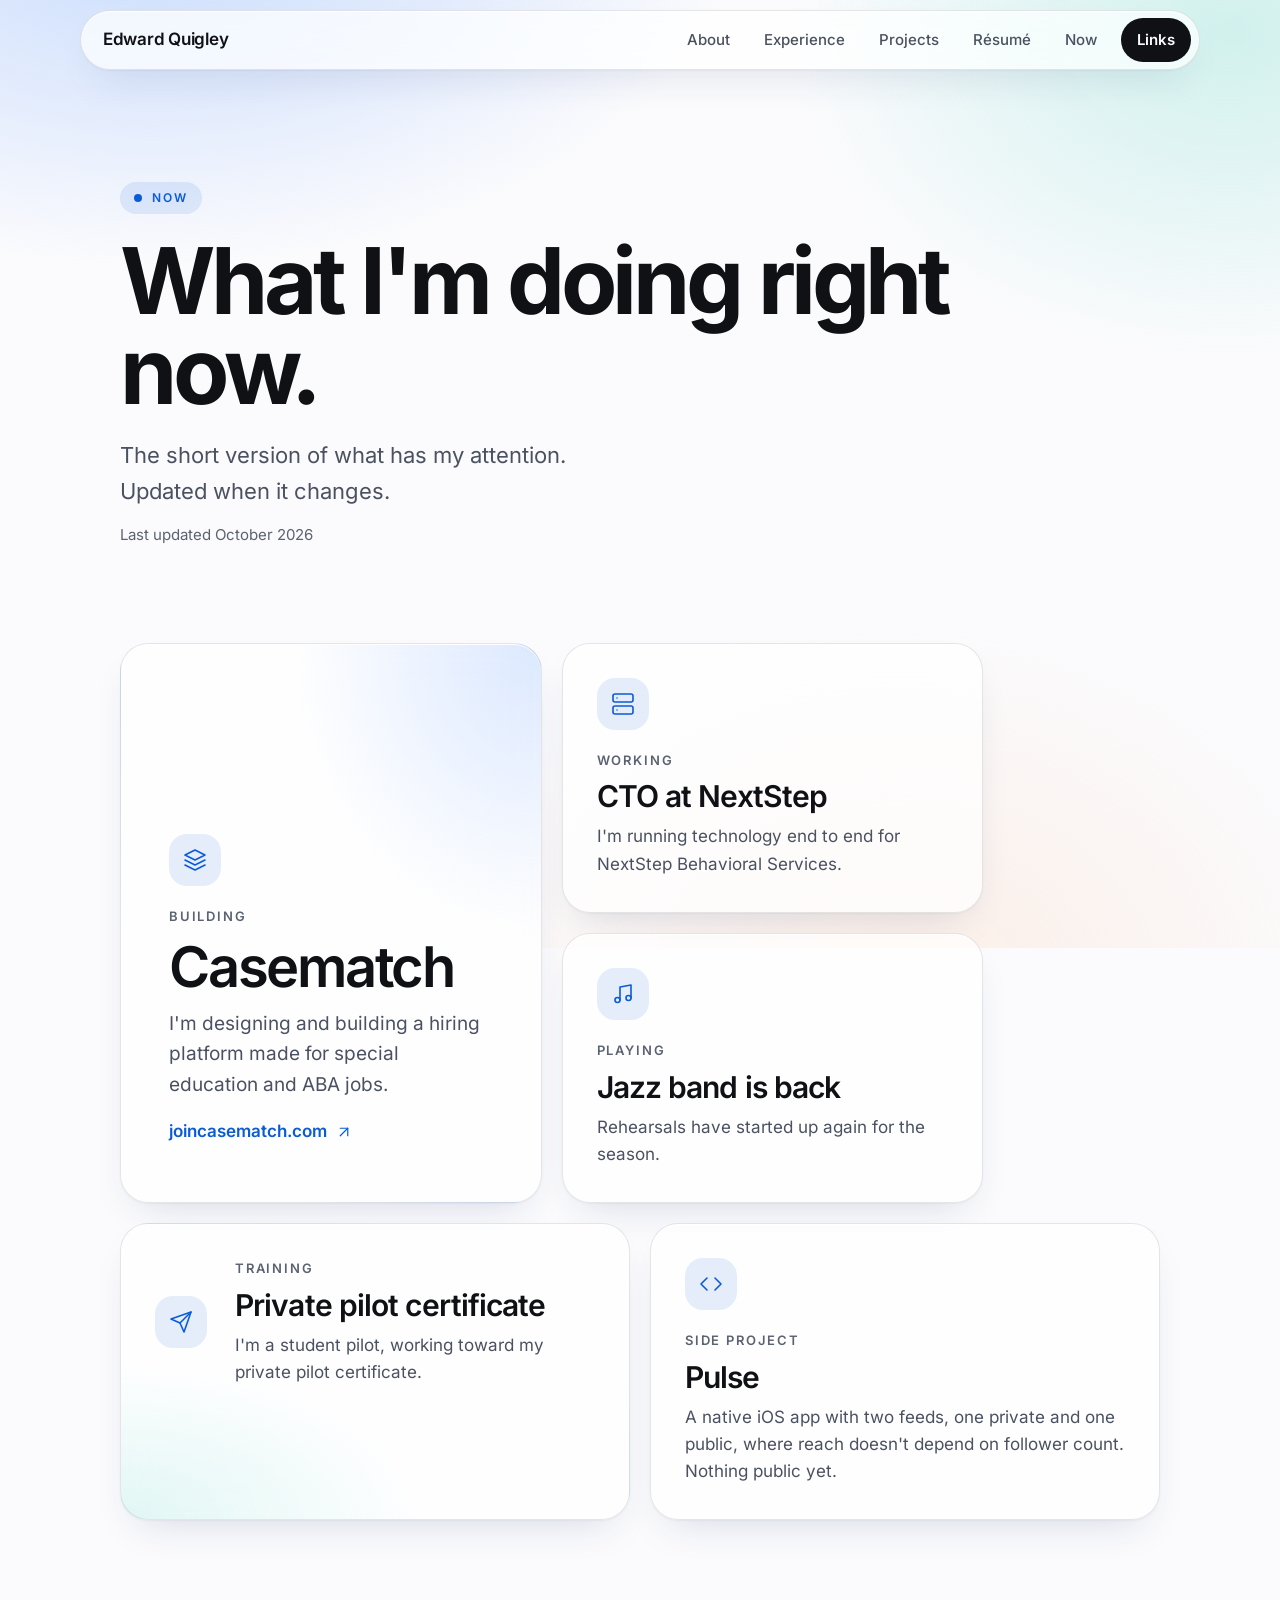
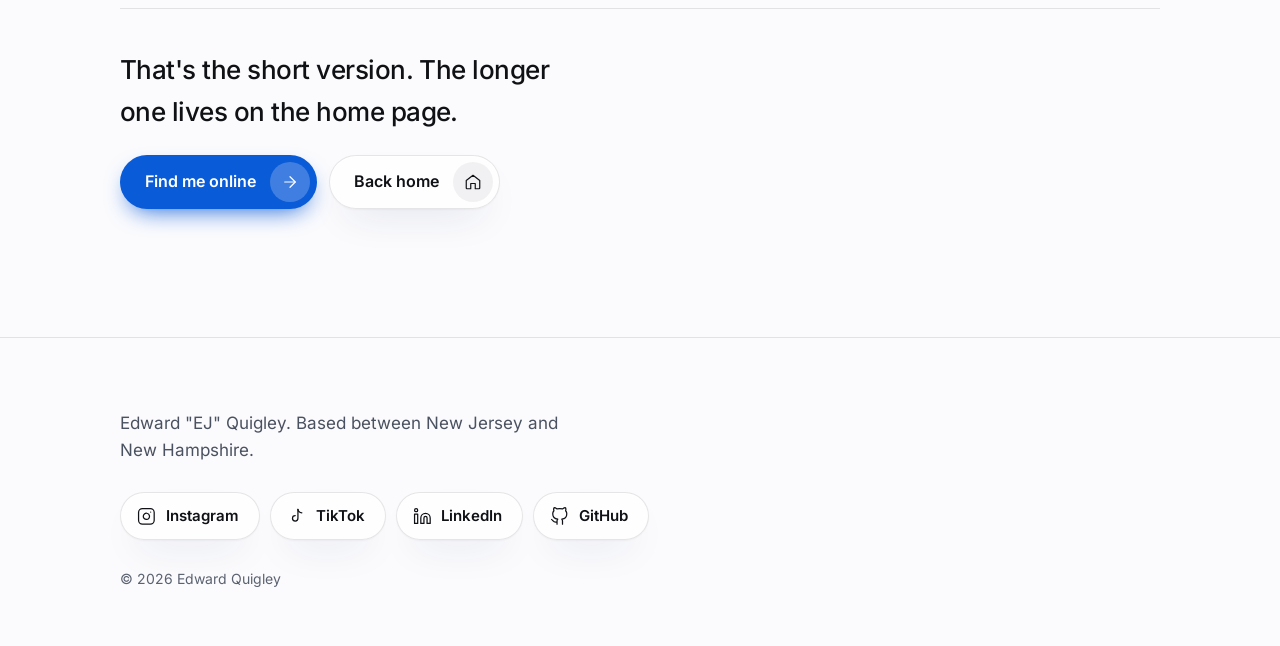
<file: now/index.html>
<!doctype html>
<html lang="en">
<head>
<meta charset="utf-8">
<meta name="viewport" content="width=device-width, initial-scale=1">
<title>Now | EJ Quigley</title>
<meta name="description" content="What Edward &quot;EJ&quot; Quigley is working on right now: Casematch, technology at NextStep, jazz band rehearsals, and pilot training.">
<link rel="canonical" href="https://edwardquigley.com/now/">
<meta name="theme-color" content="#fbfbfd" media="(prefers-color-scheme: light)">
<meta name="theme-color" content="#0b0c10" media="(prefers-color-scheme: dark)">
<link rel="icon" href="/assets/images/favicon.svg" type="image/svg+xml">
<link rel="icon" href="/favicon.ico" sizes="32x32">
<link rel="apple-touch-icon" href="/apple-touch-icon.png">
<meta property="og:type" content="website">
<meta property="og:site_name" content="Edward Quigley">
<meta property="og:title" content="Now | EJ Quigley">
<meta property="og:description" content="What Edward &quot;EJ&quot; Quigley is working on right now: Casematch, technology at NextStep, jazz band rehearsals, and pilot training.">
<meta property="og:url" content="https://edwardquigley.com/now/">
<meta property="og:image" content="https://edwardquigley.com/assets/images/og-now.png">
<meta property="og:image:width" content="1200">
<meta property="og:image:height" content="630">
<meta property="og:image:alt" content="Now. What Edward Quigley is working on right now.">
<meta name="twitter:card" content="summary_large_image">
<meta name="twitter:title" content="Now | EJ Quigley">
<meta name="twitter:description" content="What Edward &quot;EJ&quot; Quigley is working on right now: Casematch, technology at NextStep, jazz band rehearsals, and pilot training.">
<meta name="twitter:image" content="https://edwardquigley.com/assets/images/og-now.png">
<link rel="preload" href="/assets/fonts/Inter-Bold.woff2" as="font" type="font/woff2" crossorigin>
<link rel="stylesheet" href="/assets/css/site.css">
<link rel="stylesheet" href="/assets/css/now.css">
<script src="/assets/js/site.js" defer></script>
<!-- Cloudflare Web Analytics: privacy-friendly, no cookies, no banner needed. Enable it in the Cloudflare dashboard
     (Analytics & Logs > Web Analytics > Add a site), then either turn on automatic injection for the Pages project, or paste
     the site token below and remove the comment markers on every page (README.md has a one-line command). -->
<!-- <script defer src="https://static.cloudflareinsights.com/beacon.min.js" data-cf-beacon='{"token": "CF_WEB_ANALYTICS_TOKEN"}'></script> -->
</head>
<body>
<a class="skip" href="#main">Skip to content</a>
<header class="site-header">
  <div class="header-bar">
    <a class="brand" href="/" aria-label="Edward Quigley, home">Edward Quigley</a>
    <nav class="nav-desktop" aria-label="Primary">
      <ul><li><a href="/#about">About</a></li><li><a href="/#experience">Experience</a></li><li><a href="/#projects">Projects</a></li><li><a href="/resume/">R&eacute;sum&eacute;</a></li><li><a href="/now/" aria-current="page">Now</a></li><li><a class="nav-cta" href="/links/">Links</a></li></ul>
    </nav>
    <details class="menu">
      <summary aria-label="Menu"><span class="menu-bars" aria-hidden="true"></span>Menu</summary>
      <nav class="menu-panel" aria-label="Primary mobile">
        <ul><li><a href="/#about">About</a></li><li><a href="/#experience">Experience</a></li><li><a href="/#projects">Projects</a></li><li><a href="/resume/">R&eacute;sum&eacute;</a></li><li><a href="/now/" aria-current="page">Now</a></li><li><a class="nav-cta" href="/links/">Links</a></li></ul>
      </nav>
    </details>
  </div>
</header>
<main id="main">

  <section class="page-hero" aria-labelledby="now-title">
    <div class="wrap">
      <p class="eyebrow rise"><span class="pulse-dot" aria-hidden="true"></span>Now</p>
      <h1 id="now-title" class="rise">What I'm doing right now.</h1>
      <p class="page-lede rise">The short version of what has my attention. Updated when it changes.</p>
      <p class="updated rise">Last updated <time datetime="2026-10">October 2026</time></p>
    </div>
  </section>

  <section class="section now-section" aria-label="Current focus">
    <div class="wrap">
      <ul class="now-cards">
        <li class="card card-feature now-card now-lead reveal">
          <span class="now-badge" aria-hidden="true"><svg class="icon" aria-hidden="true"><use href="/assets/images/icons.svg#i-layers"/></svg></span>
          <p class="now-label">Building</p>
          <h2>Casematch</h2>
          <p class="now-text">I'm designing and building a hiring platform made for special education and ABA jobs.</p>
          <a class="text-link" href="https://joincasematch.com" target="_blank" rel="noopener">joincasematch.com<svg class="icon" aria-hidden="true"><use href="/assets/images/icons.svg#i-arrow-up-right"/></svg><span class="sr-only"> (opens in a new tab)</span></a>
        </li>
        <li class="card now-card reveal">
          <span class="now-badge" aria-hidden="true"><svg class="icon" aria-hidden="true"><use href="/assets/images/icons.svg#i-server"/></svg></span>
          <p class="now-label">Working</p>
          <h2>CTO at NextStep</h2>
          <p class="now-text">I'm running technology end to end for NextStep Behavioral Services.</p>
        </li>
        <li class="card now-card reveal">
          <span class="now-badge" aria-hidden="true"><svg class="icon" aria-hidden="true"><use href="#i-note"/></svg></span>
          <p class="now-label">Playing</p>
          <h2>Jazz band is back</h2>
          <p class="now-text">Rehearsals have started up again for the season.</p>
        </li>
        <li class="card card-feature now-card now-wide reveal">
          <span class="now-badge" aria-hidden="true"><svg class="icon" aria-hidden="true"><use href="/assets/images/icons.svg#i-plane"/></svg></span>
          <p class="now-label">Training</p>
          <h2>Private pilot certificate</h2>
          <p class="now-text">I'm a student pilot, working toward my private pilot certificate.</p>
        </li>
        <li class="card now-card reveal">
          <span class="now-badge" aria-hidden="true"><svg class="icon" aria-hidden="true"><use href="/assets/images/icons.svg#i-code"/></svg></span>
          <p class="now-label">Side project</p>
          <h2>Pulse</h2>
          <p class="now-text">A native iOS app with two feeds, one private and one public, where reach doesn't depend on follower count. Nothing public yet.</p>
        </li>
      </ul>

      <!--
        OPTIONAL SLOTS. Nothing below is shown until you fill it in.
        To use one: copy the <li> block inside the comment, delete the comment markers,
        and paste it inside the <ul class="now-cards"> above, after the last card.
        Pick the icon id from /assets/images/icons.svg (for example i-plane, i-code, i-globe).
        Use only what is true. Update the "Last updated" date at the top when you change anything.

        1) Aircraft / airport (training):
        <li class="card now-card reveal">
          <span class="now-badge" aria-hidden="true"><svg class="icon" aria-hidden="true"><use href="/assets/images/icons.svg#i-plane"/></svg></span>
          <p class="now-label">Flying</p>
          <h2>YOUR AIRCRAFT TYPE</h2>
          <p class="now-text">Flying out of YOUR AIRPORT.</p>
        </li>

        2) Current tune (what the band or you are working on):
        <li class="card now-card reveal">
          <span class="now-badge" aria-hidden="true"><svg class="icon" aria-hidden="true"><use href="#i-note"/></svg></span>
          <p class="now-label">On the stand</p>
          <h2>TUNE TITLE</h2>
          <p class="now-text">One sentence on why it is stuck in your head.</p>
        </li>

        3) What I'm reading:
        <li class="card now-card reveal">
          <span class="now-badge" aria-hidden="true"><svg class="icon" aria-hidden="true"><use href="/assets/images/icons.svg#i-code"/></svg></span>
          <p class="now-label">Reading</p>
          <h2>BOOK TITLE</h2>
          <p class="now-text">One sentence on what you are getting from it.</p>
        </li>
      -->

      <div class="now-nod reveal">
        <p>That's the short version. The longer one lives on the home page.</p>
        <div class="now-nod-actions">
          <a class="btn btn-primary" href="/links/">Find me online<span class="btn-icon"><svg class="icon" aria-hidden="true"><use href="/assets/images/icons.svg#i-arrow-right"/></svg></span></a>
          <a class="btn btn-ghost" href="/">Back home<span class="btn-icon"><svg class="icon" aria-hidden="true"><use href="/assets/images/icons.svg#i-home"/></svg></span></a>
        </div>
      </div>
    </div>
  </section>

  <!-- Local symbol for a music note: the shared sprite has no music icon. -->
  <svg class="sr-only" width="0" height="0" aria-hidden="true" focusable="false"><symbol id="i-note" viewBox="0 0 24 24"><path d="M9 18V5l11-2v13"/><circle cx="6.5" cy="18" r="2.5"/><circle cx="17.5" cy="16" r="2.5"/></symbol></svg>

</main>

<footer class="site-footer">
  <div class="wrap footer-inner">
    <p class="footer-line">Edward &quot;EJ&quot; Quigley. Based between New Jersey and New Hampshire.</p>
    <nav aria-label="Social links"><div class="socials">
      <a class="social" href="https://www.instagram.com/madebyejq/" target="_blank" rel="noopener" aria-label="EJ on Instagram"><svg class="icon" aria-hidden="true"><use href="/assets/images/icons.svg#i-instagram"/></svg>Instagram</a>
      <a class="social" href="https://www.tiktok.com/@madebyejq" target="_blank" rel="noopener" aria-label="EJ on TikTok"><svg class="icon" aria-hidden="true"><use href="/assets/images/icons.svg#i-tiktok"/></svg>TikTok</a>
      <a class="social" href="https://www.linkedin.com/in/madebyejq" target="_blank" rel="noopener" aria-label="EJ on LinkedIn"><svg class="icon" aria-hidden="true"><use href="/assets/images/icons.svg#i-linkedin"/></svg>LinkedIn</a>
      <a class="social" href="https://github.com/ejq17" target="_blank" rel="noopener" aria-label="EJ on GitHub"><svg class="icon" aria-hidden="true"><use href="/assets/images/icons.svg#i-github"/></svg>GitHub</a>
    </div></nav>
    <p class="copyright">&copy; 2026 Edward Quigley</p>
  </div>
</footer>
<dialog class="cmdk" id="cmdk" aria-label="Command palette">
  <div class="cmdk-panel">
    <input class="cmdk-input" type="text" role="combobox" aria-expanded="false" aria-controls="cmdk-list" aria-autocomplete="list" aria-label="Search sections, pages, and links" placeholder="Jump to a section, page, or link" autocomplete="off" spellcheck="false">
    <ul class="cmdk-list" id="cmdk-list" role="listbox" aria-label="Results"></ul>
    <p class="cmdk-empty" hidden>No matches.</p>
    <p class="cmdk-foot" aria-hidden="true">Arrows to move, Enter to open, Esc to close</p>
  </div>
</dialog>
</body>
</html>
</file>
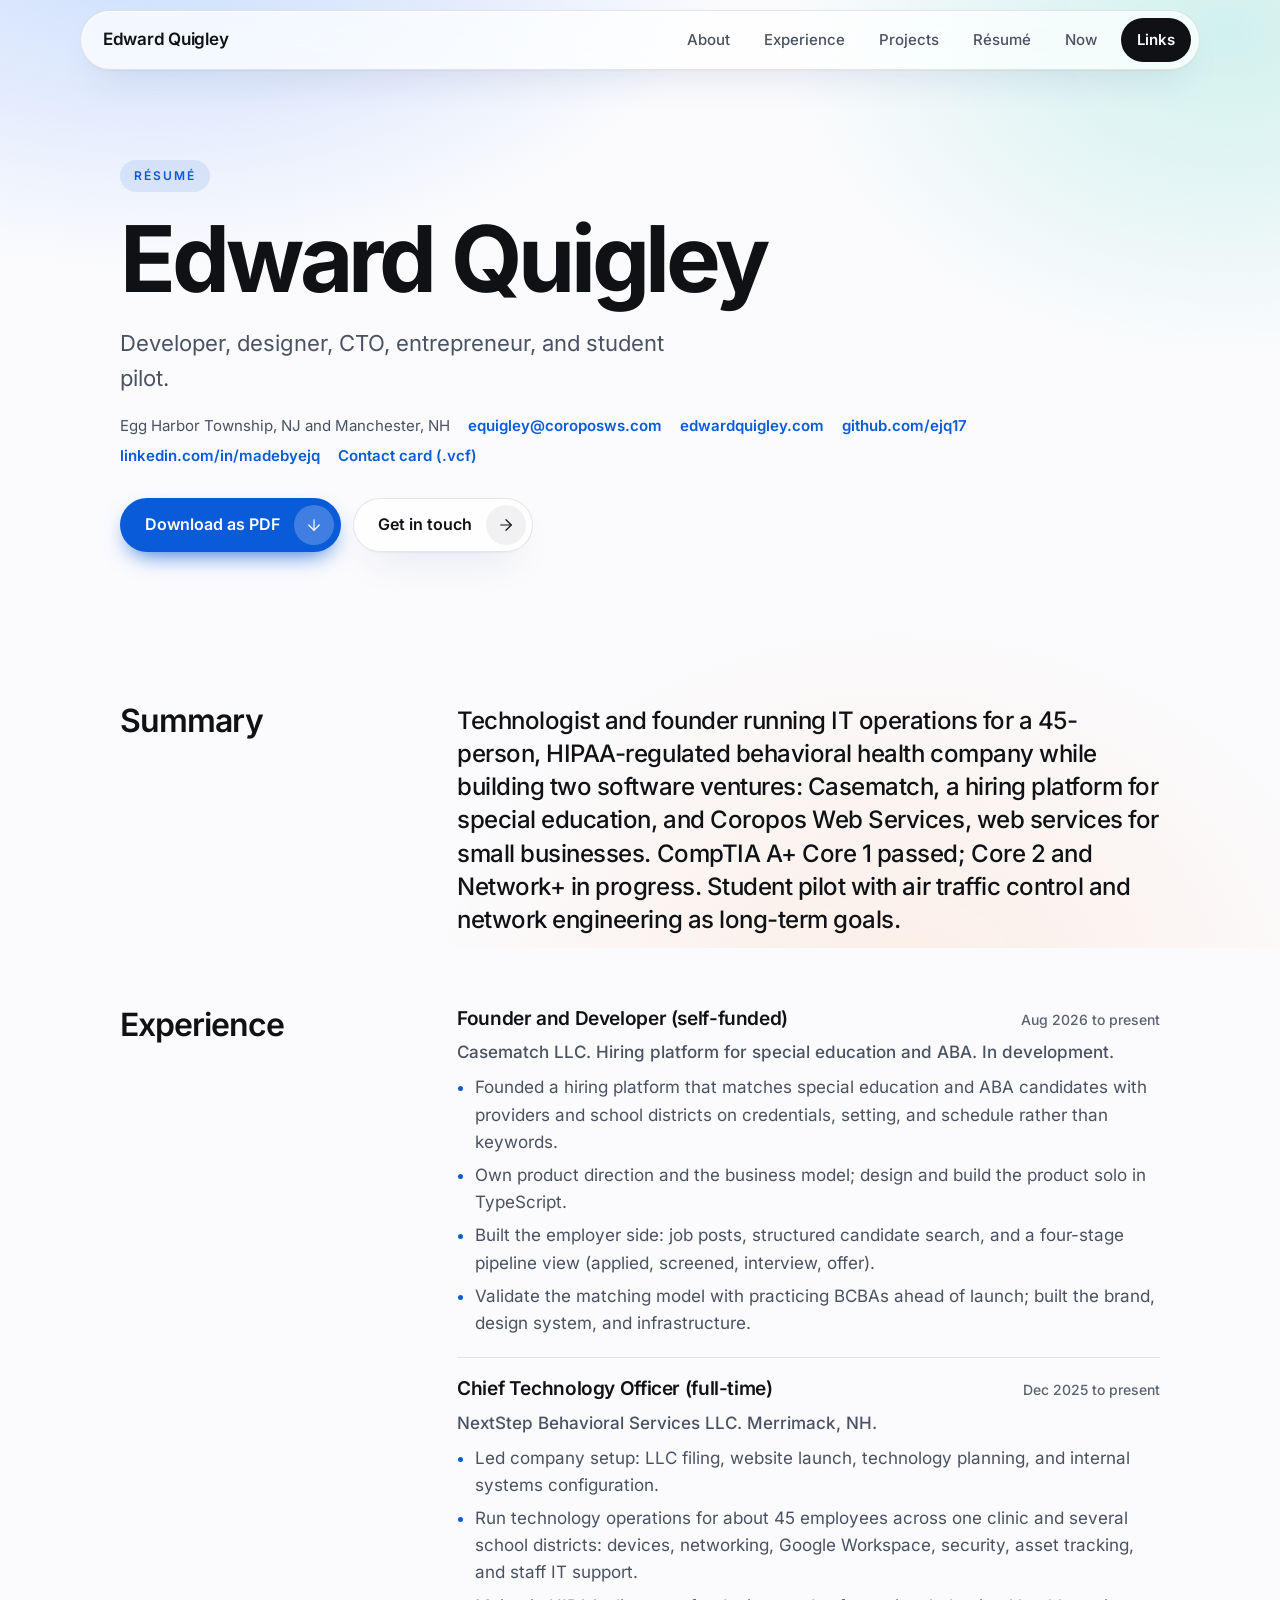
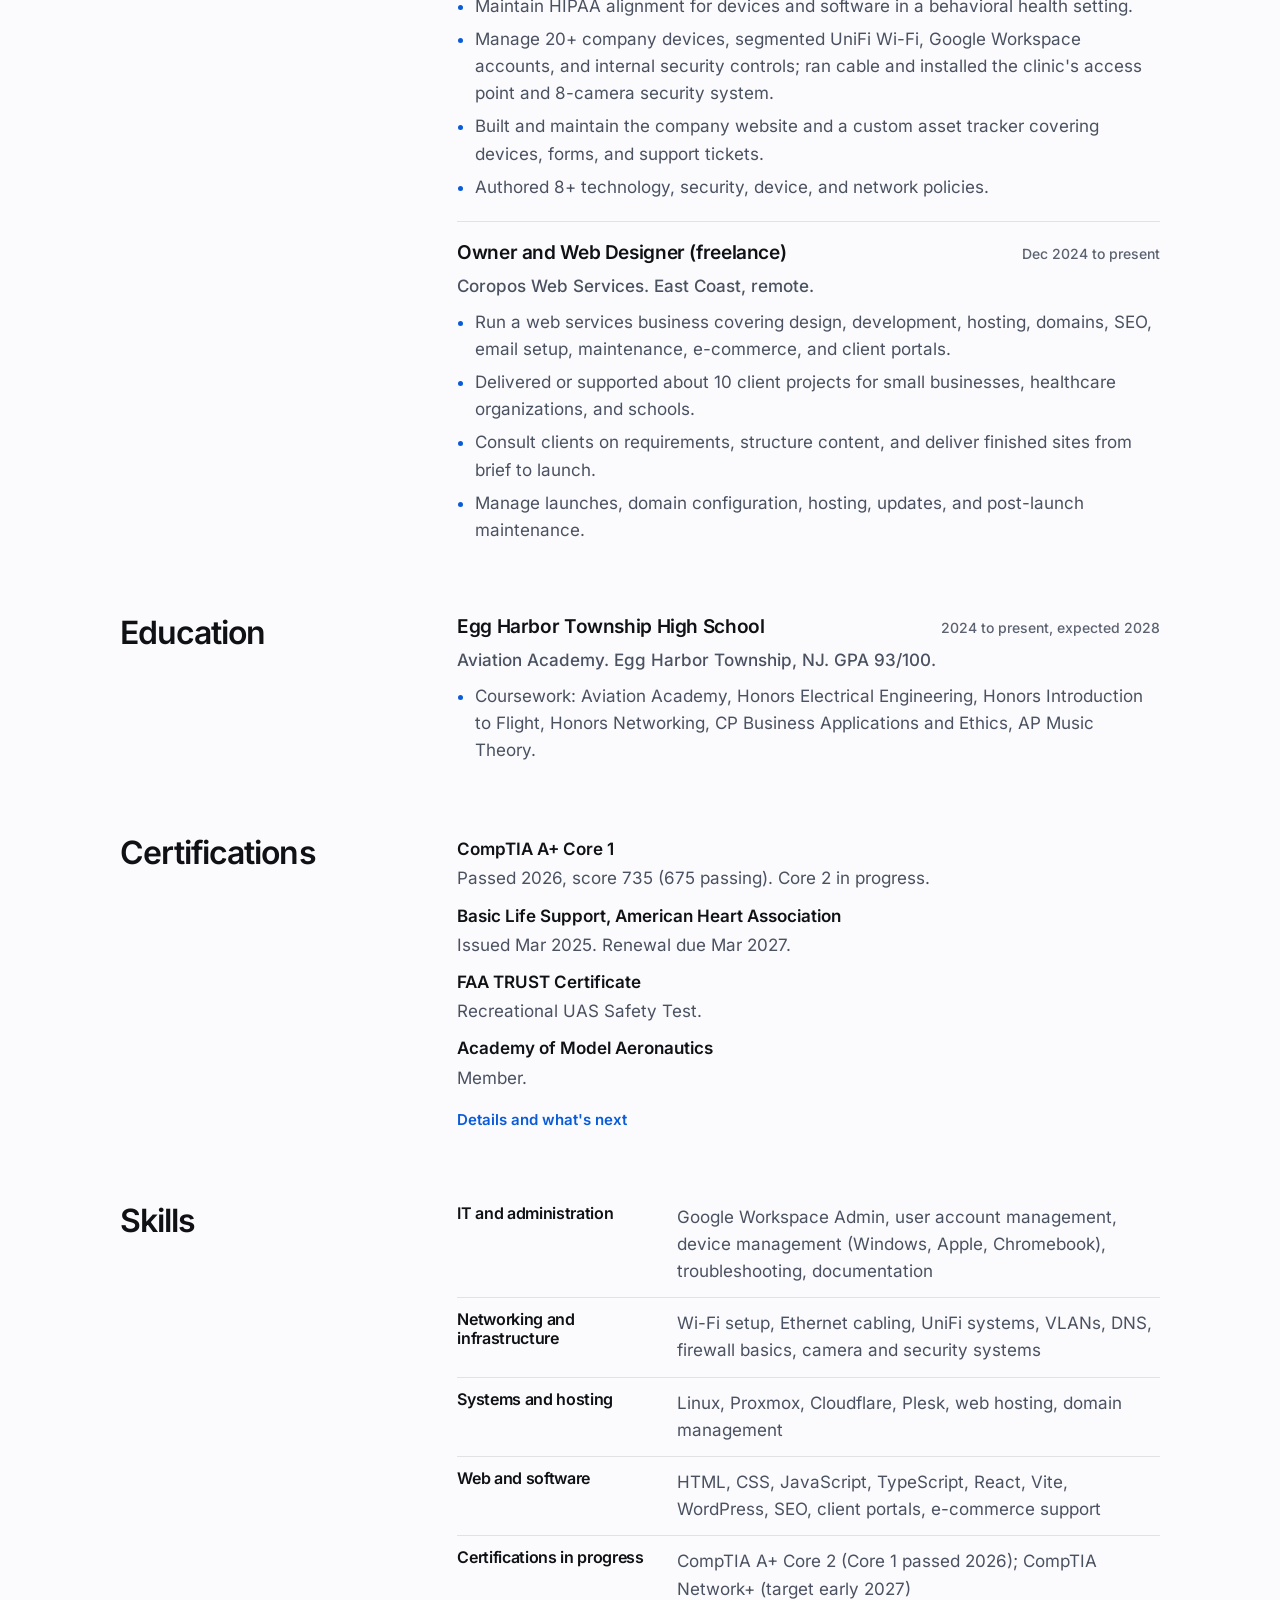
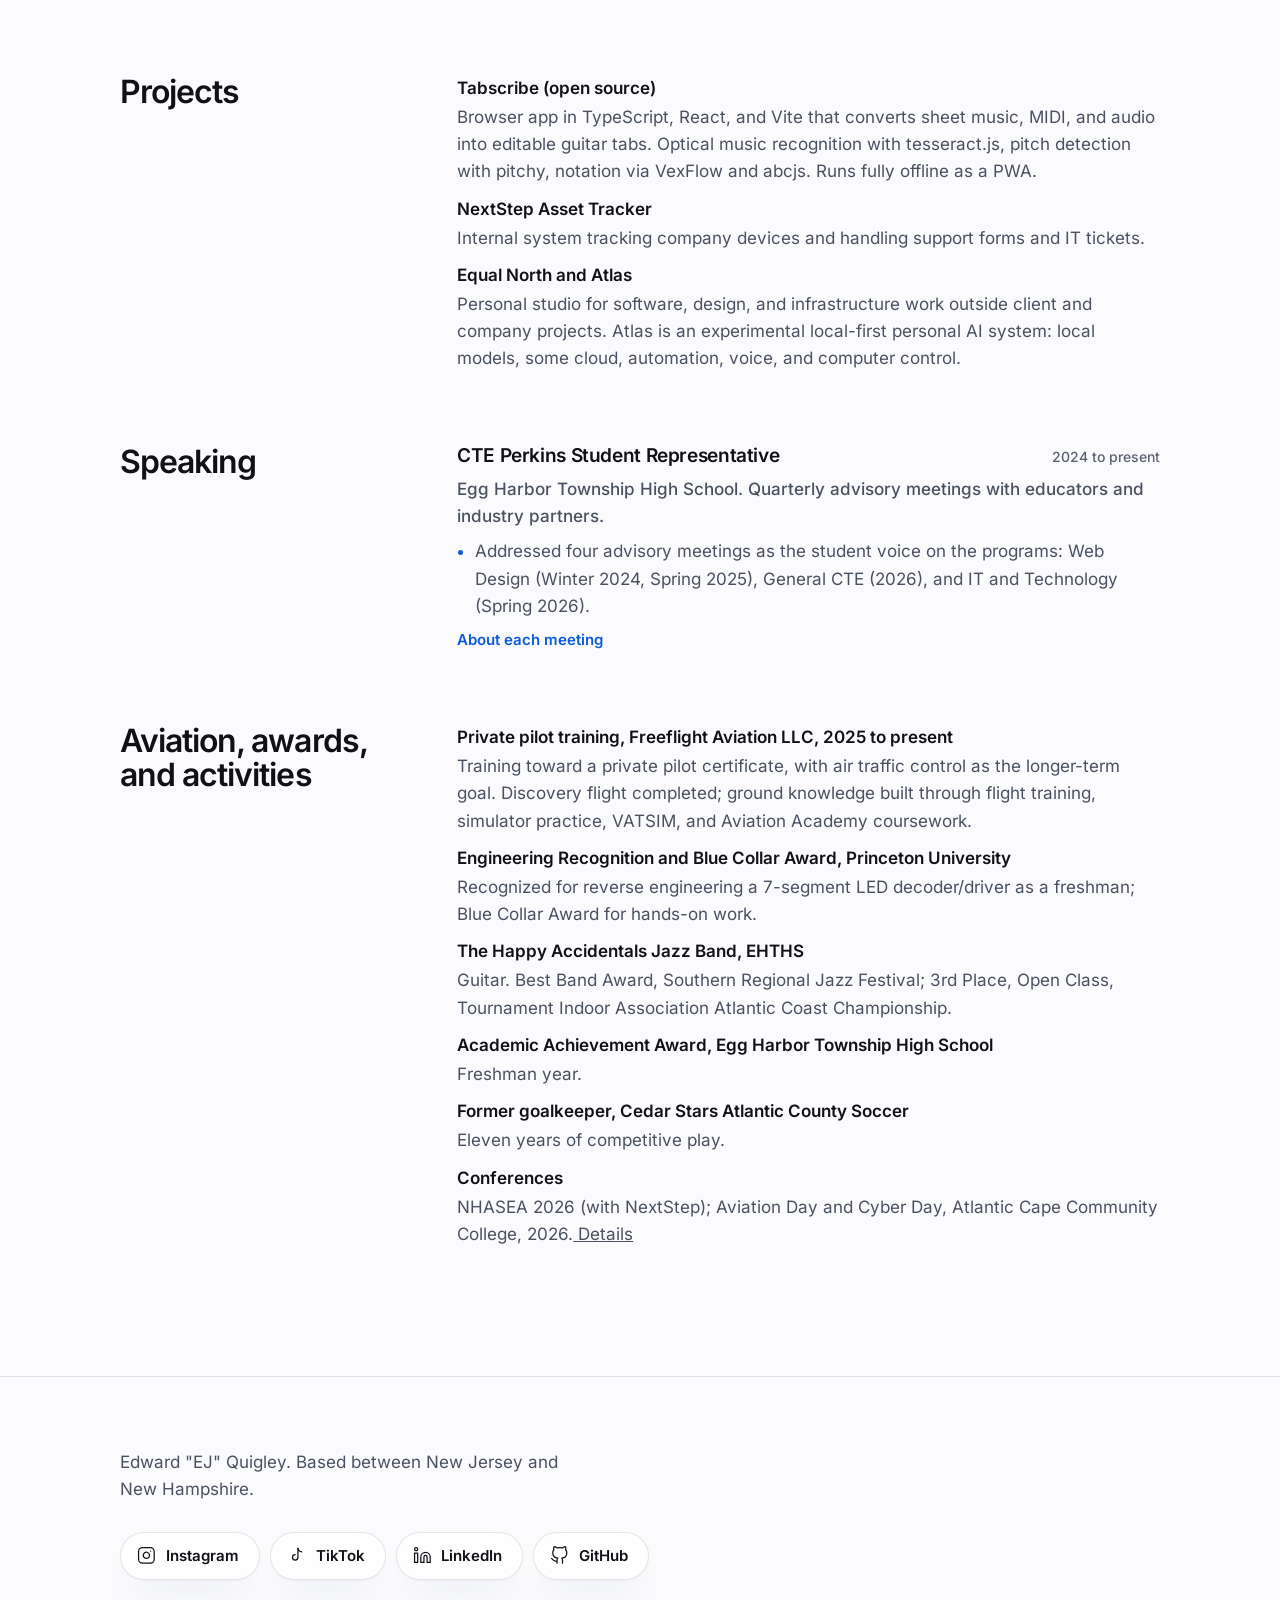
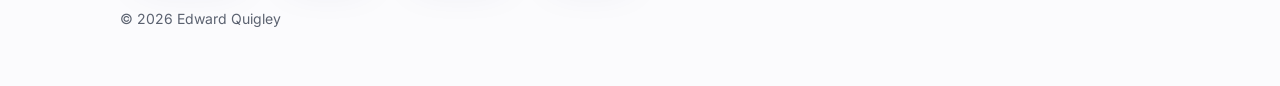
<file: resume/index.html>
<!doctype html>
<html lang="en">
<head>
<meta charset="utf-8">
<meta name="viewport" content="width=device-width, initial-scale=1">
<title>Résumé | EJ Quigley</title>
<meta name="description" content="The résumé of Edward &quot;EJ&quot; Quigley: CTO of NextStep Behavioral Services, founder of Casematch and Coropos Web Services, CompTIA A+ Core 1, and student pilot. Printable as a PDF.">
<link rel="canonical" href="https://edwardquigley.com/resume/">
<meta name="theme-color" content="#fbfbfd" media="(prefers-color-scheme: light)">
<meta name="theme-color" content="#0b0c10" media="(prefers-color-scheme: dark)">
<link rel="icon" href="/assets/images/favicon.svg" type="image/svg+xml">
<link rel="icon" href="/favicon.ico" sizes="32x32">
<link rel="apple-touch-icon" href="/apple-touch-icon.png">
<meta property="og:type" content="website">
<meta property="og:site_name" content="Edward Quigley">
<meta property="og:title" content="Résumé | EJ Quigley">
<meta property="og:description" content="The résumé of Edward &quot;EJ&quot; Quigley: CTO of NextStep Behavioral Services, founder of Casematch and Coropos Web Services, CompTIA A+ Core 1, and student pilot. Printable as a PDF.">
<meta property="og:url" content="https://edwardquigley.com/resume/">
<meta property="og:image" content="https://edwardquigley.com/assets/images/og-resume.png">
<meta property="og:image:width" content="1200">
<meta property="og:image:height" content="630">
<meta property="og:image:alt" content="R&eacute;sum&eacute; of Edward Quigley. Developer, designer, CTO, entrepreneur, and student pilot.">
<meta name="twitter:card" content="summary_large_image">
<meta name="twitter:title" content="Résumé | EJ Quigley">
<meta name="twitter:description" content="The résumé of Edward &quot;EJ&quot; Quigley: CTO of NextStep Behavioral Services, founder of Casematch and Coropos Web Services, CompTIA A+ Core 1, and student pilot. Printable as a PDF.">
<meta name="twitter:image" content="https://edwardquigley.com/assets/images/og-resume.png">
<link rel="preload" href="/assets/fonts/Inter-Bold.woff2" as="font" type="font/woff2" crossorigin>
<link rel="stylesheet" href="/assets/css/site.css">
<link rel="stylesheet" href="/assets/css/resume.css">
<script src="/assets/js/site.js" defer></script>
<!-- Cloudflare Web Analytics: privacy-friendly, no cookies, no banner needed. Enable it in the Cloudflare dashboard
     (Analytics & Logs > Web Analytics > Add a site), then either turn on automatic injection for the Pages project, or paste
     the site token below and remove the comment markers on every page (README.md has a one-line command). -->
<!-- <script defer src="https://static.cloudflareinsights.com/beacon.min.js" data-cf-beacon='{"token": "CF_WEB_ANALYTICS_TOKEN"}'></script> -->
</head>
<body>
<a class="skip" href="#main">Skip to content</a>
<header class="site-header">
  <div class="header-bar">
    <a class="brand" href="/" aria-label="Edward Quigley, home">Edward Quigley</a>
    <nav class="nav-desktop" aria-label="Primary">
      <ul><li><a href="/#about">About</a></li><li><a href="/#experience">Experience</a></li><li><a href="/#projects">Projects</a></li><li><a href="/resume/" aria-current="page">R&eacute;sum&eacute;</a></li><li><a href="/now/">Now</a></li><li><a class="nav-cta" href="/links/">Links</a></li></ul>
    </nav>
    <details class="menu">
      <summary aria-label="Menu"><span class="menu-bars" aria-hidden="true"></span>Menu</summary>
      <nav class="menu-panel" aria-label="Primary mobile">
        <ul><li><a href="/#about">About</a></li><li><a href="/#experience">Experience</a></li><li><a href="/#projects">Projects</a></li><li><a href="/resume/" aria-current="page">R&eacute;sum&eacute;</a></li><li><a href="/now/">Now</a></li><li><a class="nav-cta" href="/links/">Links</a></li></ul>
      </nav>
    </details>
  </div>
</header>
<main id="main">

  <section class="page-hero" aria-labelledby="rs-title">
    <div class="wrap">
      <p class="eyebrow rise">R&eacute;sum&eacute;</p>
      <h1 id="rs-title" class="rise">Edward Quigley</h1>
      <p class="page-lede rise">Developer, designer, CTO, entrepreneur, and student pilot.</p>
      <p class="r-contact rise">
        <span>Egg Harbor Township, NJ and Manchester, NH</span>
        <a href="mailto:equigley@coroposws.com">equigley@coroposws.com</a>
        <a href="https://edwardquigley.com/">edwardquigley.com</a>
        <a href="https://github.com/ejq17">github.com/ejq17</a>
        <a href="https://www.linkedin.com/in/madebyejq">linkedin.com/in/madebyejq</a>
        <a class="no-print" href="/edward-quigley.vcf" download="Edward Quigley.vcf">Contact card (.vcf)</a>
      </p>
      <div class="page-actions rise">
        <button class="btn btn-primary" type="button" data-print>Download as PDF<span class="btn-icon"><svg class="icon" aria-hidden="true"><use href="/assets/images/icons.svg#i-arrow-down"/></svg></span></button>
        <a class="btn btn-ghost" href="/#contact">Get in touch<span class="btn-icon"><svg class="icon" aria-hidden="true"><use href="/assets/images/icons.svg#i-arrow-right"/></svg></span></a>
      </div>
    </div>
  </section>

  <section class="section" aria-label="R&eacute;sum&eacute;">
    <div class="wrap resume">

      <div class="r-section r-grid reveal">
        <h2>Summary</h2>
        <p class="r-summary">Technologist and founder running IT operations for a 45-person, HIPAA-regulated behavioral health company while building two software ventures: Casematch, a hiring platform for special education, and Coropos Web Services, web services for small businesses. CompTIA A+ Core 1 passed; Core 2 and Network+ in progress. Student pilot with air traffic control and network engineering as long-term goals.</p>
      </div>

      <div class="r-section r-grid reveal">
        <h2>Experience</h2>
        <ul class="r-items">
          <li class="r-item">
            <div class="r-head"><h3>Founder and Developer (self-funded)</h3><span class="r-when">Aug 2026 to present</span></div>
            <p class="r-org">Casematch LLC. Hiring platform for special education and ABA. In development.</p>
            <ul class="r-bullets"><li>Founded a hiring platform that matches special education and ABA candidates with providers and school districts on credentials, setting, and schedule rather than keywords.</li><li>Own product direction and the business model; design and build the product solo in TypeScript.</li><li>Built the employer side: job posts, structured candidate search, and a four-stage pipeline view (applied, screened, interview, offer).</li><li>Validate the matching model with practicing BCBAs ahead of launch; built the brand, design system, and infrastructure.</li></ul>
          </li>
          <li class="r-item">
            <div class="r-head"><h3>Chief Technology Officer (full-time)</h3><span class="r-when">Dec 2025 to present</span></div>
            <p class="r-org">NextStep Behavioral Services LLC. Merrimack, NH.</p>
            <ul class="r-bullets"><li>Led company setup: LLC filing, website launch, technology planning, and internal systems configuration.</li><li>Run technology operations for about 45 employees across one clinic and several school districts: devices, networking, Google Workspace, security, asset tracking, and staff IT support.</li><li>Maintain HIPAA alignment for devices and software in a behavioral health setting.</li><li>Manage 20+ company devices, segmented UniFi Wi-Fi, Google Workspace accounts, and internal security controls; ran cable and installed the clinic's access point and 8-camera security system.</li><li>Built and maintain the company website and a custom asset tracker covering devices, forms, and support tickets.</li><li>Authored 8+ technology, security, device, and network policies.</li></ul>
          </li>
          <li class="r-item">
            <div class="r-head"><h3>Owner and Web Designer (freelance)</h3><span class="r-when">Dec 2024 to present</span></div>
            <p class="r-org">Coropos Web Services. East Coast, remote.</p>
            <ul class="r-bullets"><li>Run a web services business covering design, development, hosting, domains, SEO, email setup, maintenance, e-commerce, and client portals.</li><li>Delivered or supported about 10 client projects for small businesses, healthcare organizations, and schools.</li><li>Consult clients on requirements, structure content, and deliver finished sites from brief to launch.</li><li>Manage launches, domain configuration, hosting, updates, and post-launch maintenance.</li></ul>
          </li>
        </ul>
      </div>

      <div class="r-section r-grid reveal">
        <h2>Education</h2>
        <ul class="r-items">
          <li class="r-item">
            <div class="r-head"><h3>Egg Harbor Township High School</h3><span class="r-when">2024 to present, expected 2028</span></div>
            <p class="r-org">Aviation Academy. Egg Harbor Township, NJ. GPA 93/100.</p>
            <ul class="r-bullets">
              <li>Coursework: Aviation Academy, Honors Electrical Engineering, Honors Introduction to Flight, Honors Networking, CP Business Applications and Ethics, AP Music Theory.</li>
            </ul>
          </li>
        </ul>
      </div>

      <div class="r-section r-grid reveal">
        <h2>Certifications</h2>
        <div>
          <ul class="r-list">
            <li><strong>CompTIA A+ Core 1</strong><span>Passed 2026, score 735 (675 passing). Core 2 in progress.</span></li>
            <li><strong>Basic Life Support, American Heart Association</strong><span>Issued Mar 2025. Renewal due Mar 2027.</span></li>
            <li><strong>FAA TRUST Certificate</strong><span>Recreational UAS Safety Test.</span></li>
            <li><strong>Academy of Model Aeronautics</strong><span>Member.</span></li>
          </ul>
          <p class="r-more" style="margin-top:16px"><a href="/certifications/">Details and what's next</a></p>
        </div>
      </div>

      <div class="r-section r-grid reveal">
        <h2>Skills</h2>
        <div class="r-skills">
          <div class="r-skill"><h3>IT and administration</h3><p>Google Workspace Admin, user account management, device management (Windows, Apple, Chromebook), troubleshooting, documentation</p></div>
          <div class="r-skill"><h3>Networking and infrastructure</h3><p>Wi-Fi setup, Ethernet cabling, UniFi systems, VLANs, DNS, firewall basics, camera and security systems</p></div>
          <div class="r-skill"><h3>Systems and hosting</h3><p>Linux, Proxmox, Cloudflare, Plesk, web hosting, domain management</p></div>
          <div class="r-skill"><h3>Web and software</h3><p>HTML, CSS, JavaScript, TypeScript, React, Vite, WordPress, SEO, client portals, e-commerce support</p></div>
          <div class="r-skill"><h3>Certifications in progress</h3><p>CompTIA A+ Core 2 (Core 1 passed 2026); CompTIA Network+ (target early 2027)</p></div>
        </div>
      </div>

      <div class="r-section r-grid reveal">
        <h2>Projects</h2>
        <ul class="r-list">
            <li><strong>Tabscribe (open source)</strong><span>Browser app in TypeScript, React, and Vite that converts sheet music, MIDI, and audio into editable guitar tabs. Optical music recognition with tesseract.js, pitch detection with pitchy, notation via VexFlow and abcjs. Runs fully offline as a PWA.</span></li>
            <li><strong>NextStep Asset Tracker</strong><span>Internal system tracking company devices and handling support forms and IT tickets.</span></li>
            <li><strong>Equal North and Atlas</strong><span>Personal studio for software, design, and infrastructure work outside client and company projects. Atlas is an experimental local-first personal AI system: local models, some cloud, automation, voice, and computer control.</span></li>
        </ul>
      </div>

      <div class="r-section r-grid reveal">
        <h2>Speaking</h2>
        <ul class="r-items">
          <li class="r-item">
            <div class="r-head"><h3>CTE Perkins Student Representative</h3><span class="r-when">2024 to present</span></div>
            <p class="r-org">Egg Harbor Township High School. Quarterly advisory meetings with educators and industry partners.</p>
            <ul class="r-bullets">
              <li>Addressed four advisory meetings as the student voice on the programs: Web Design (Winter 2024, Spring 2025), General CTE (2026), and IT and Technology (Spring 2026).</li>
            </ul>
            <p class="r-more"><a href="/speaking/">About each meeting</a></p>
          </li>
        </ul>
      </div>

      <div class="r-section r-grid reveal">
        <h2>Aviation, awards, and activities</h2>
        <ul class="r-list">
            <li><strong>Private pilot training, Freeflight Aviation LLC, 2025 to present</strong><span>Training toward a private pilot certificate, with air traffic control as the longer-term goal. Discovery flight completed; ground knowledge built through flight training, simulator practice, VATSIM, and Aviation Academy coursework.</span></li>
            <li><strong>Engineering Recognition and Blue Collar Award, Princeton University</strong><span>Recognized for reverse engineering a 7-segment LED decoder/driver as a freshman; Blue Collar Award for hands-on work.</span></li>
            <li><strong>The Happy Accidentals Jazz Band, EHTHS</strong><span>Guitar. Best Band Award, Southern Regional Jazz Festival; 3rd Place, Open Class, Tournament Indoor Association Atlantic Coast Championship.</span></li>
            <li><strong>Academic Achievement Award, Egg Harbor Township High School</strong><span>Freshman year.</span></li>
            <li><strong>Former goalkeeper, Cedar Stars Atlantic County Soccer</strong><span>Eleven years of competitive play.</span></li>
            <li><strong>Conferences</strong><span>NHASEA 2026 (with NextStep); Aviation Day and Cyber Day, Atlantic Cape Community College, 2026.<a class="no-print" href="/conferences/"> Details</a></span></li>
        </ul>
      </div>

    </div>
  </section>

</main>

<footer class="site-footer">
  <div class="wrap footer-inner">
    <p class="footer-line">Edward &quot;EJ&quot; Quigley. Based between New Jersey and New Hampshire.</p>
    <nav aria-label="Social links"><div class="socials">
      <a class="social" href="https://www.instagram.com/madebyejq/" target="_blank" rel="noopener" aria-label="EJ on Instagram"><svg class="icon" aria-hidden="true"><use href="/assets/images/icons.svg#i-instagram"/></svg>Instagram</a>
      <a class="social" href="https://www.tiktok.com/@madebyejq" target="_blank" rel="noopener" aria-label="EJ on TikTok"><svg class="icon" aria-hidden="true"><use href="/assets/images/icons.svg#i-tiktok"/></svg>TikTok</a>
      <a class="social" href="https://www.linkedin.com/in/madebyejq" target="_blank" rel="noopener" aria-label="EJ on LinkedIn"><svg class="icon" aria-hidden="true"><use href="/assets/images/icons.svg#i-linkedin"/></svg>LinkedIn</a>
      <a class="social" href="https://github.com/ejq17" target="_blank" rel="noopener" aria-label="EJ on GitHub"><svg class="icon" aria-hidden="true"><use href="/assets/images/icons.svg#i-github"/></svg>GitHub</a>
    </div></nav>
    <p class="copyright">&copy; 2026 Edward Quigley</p>
  </div>
</footer>
<dialog class="cmdk" id="cmdk" aria-label="Command palette">
  <div class="cmdk-panel">
    <input class="cmdk-input" type="text" role="combobox" aria-expanded="false" aria-controls="cmdk-list" aria-autocomplete="list" aria-label="Search sections, pages, and links" placeholder="Jump to a section, page, or link" autocomplete="off" spellcheck="false">
    <ul class="cmdk-list" id="cmdk-list" role="listbox" aria-label="Results"></ul>
    <p class="cmdk-empty" hidden>No matches.</p>
    <p class="cmdk-foot" aria-hidden="true">Arrows to move, Enter to open, Esc to close</p>
  </div>
</dialog>
</body>
</html>
</file>
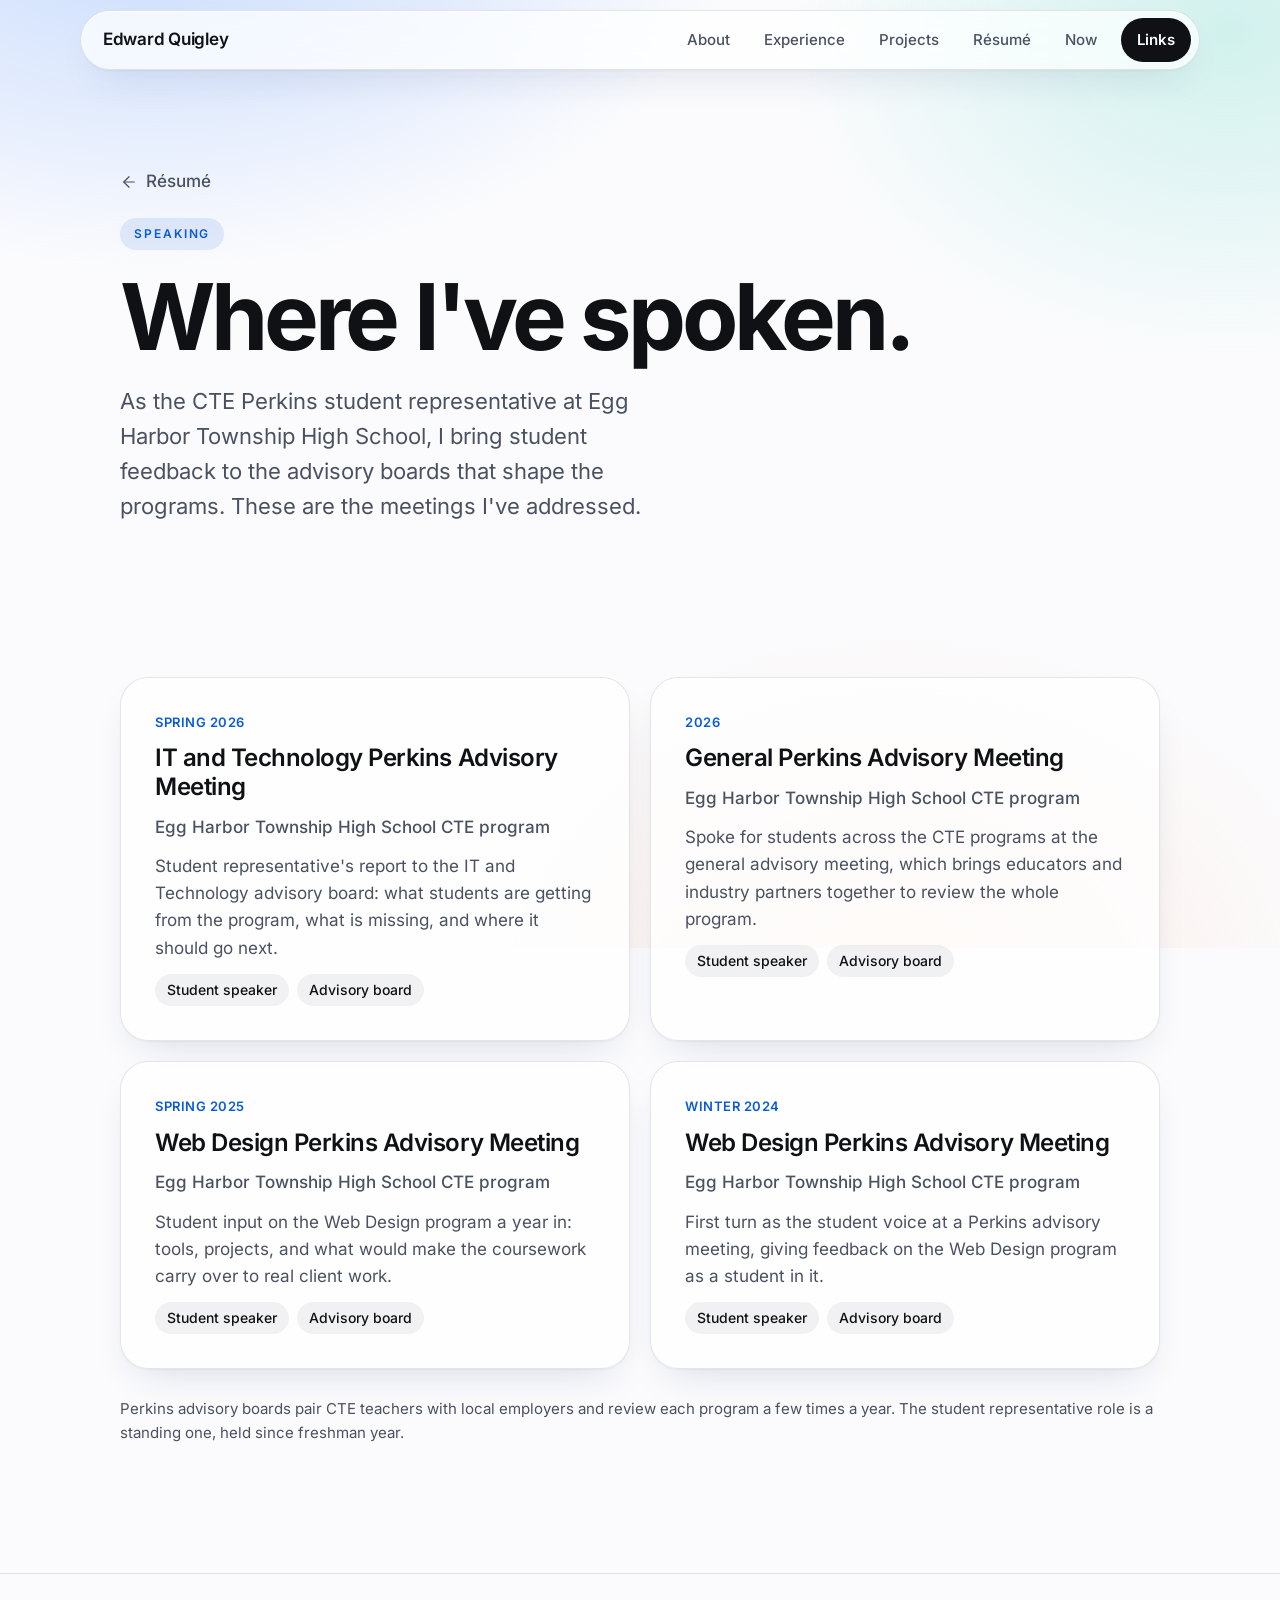
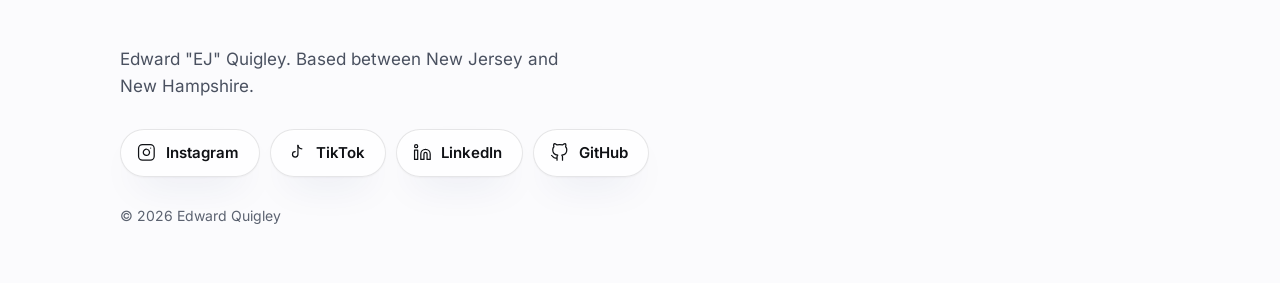
<file: speaking/index.html>
<!doctype html>
<html lang="en">
<head>
<meta charset="utf-8">
<meta name="viewport" content="width=device-width, initial-scale=1">
<title>Speaking | EJ Quigley</title>
<meta name="description" content="Talks and advisory meetings where Edward &quot;EJ&quot; Quigley has spoken, as the CTE Perkins student representative at Egg Harbor Township High School.">
<link rel="canonical" href="https://edwardquigley.com/speaking/">
<meta name="theme-color" content="#fbfbfd" media="(prefers-color-scheme: light)">
<meta name="theme-color" content="#0b0c10" media="(prefers-color-scheme: dark)">
<link rel="icon" href="/assets/images/favicon.svg" type="image/svg+xml">
<link rel="icon" href="/favicon.ico" sizes="32x32">
<link rel="apple-touch-icon" href="/apple-touch-icon.png">
<meta property="og:type" content="website">
<meta property="og:site_name" content="Edward Quigley">
<meta property="og:title" content="Speaking | EJ Quigley">
<meta property="og:description" content="Talks and advisory meetings where Edward &quot;EJ&quot; Quigley has spoken, as the CTE Perkins student representative at Egg Harbor Township High School.">
<meta property="og:url" content="https://edwardquigley.com/speaking/">
<meta property="og:image" content="https://edwardquigley.com/assets/images/og-speaking.png">
<meta property="og:image:width" content="1200">
<meta property="og:image:height" content="630">
<meta property="og:image:alt" content="Speaking. Edward Quigley, CTE Perkins student representative at Egg Harbor Township High School.">
<meta name="twitter:card" content="summary_large_image">
<meta name="twitter:title" content="Speaking | EJ Quigley">
<meta name="twitter:description" content="Talks and advisory meetings where Edward &quot;EJ&quot; Quigley has spoken, as the CTE Perkins student representative at Egg Harbor Township High School.">
<meta name="twitter:image" content="https://edwardquigley.com/assets/images/og-speaking.png">
<link rel="preload" href="/assets/fonts/Inter-Bold.woff2" as="font" type="font/woff2" crossorigin>
<link rel="stylesheet" href="/assets/css/site.css">
<link rel="stylesheet" href="/assets/css/resume.css">
<script src="/assets/js/site.js" defer></script>
<!-- Cloudflare Web Analytics: privacy-friendly, no cookies, no banner needed. Enable it in the Cloudflare dashboard
     (Analytics & Logs > Web Analytics > Add a site), then either turn on automatic injection for the Pages project, or paste
     the site token below and remove the comment markers on every page (README.md has a one-line command). -->
<!-- <script defer src="https://static.cloudflareinsights.com/beacon.min.js" data-cf-beacon='{"token": "CF_WEB_ANALYTICS_TOKEN"}'></script> -->
</head>
<body>
<a class="skip" href="#main">Skip to content</a>
<header class="site-header">
  <div class="header-bar">
    <a class="brand" href="/" aria-label="Edward Quigley, home">Edward Quigley</a>
    <nav class="nav-desktop" aria-label="Primary">
      <ul><li><a href="/#about">About</a></li><li><a href="/#experience">Experience</a></li><li><a href="/#projects">Projects</a></li><li><a href="/resume/" aria-current="page">R&eacute;sum&eacute;</a></li><li><a href="/now/">Now</a></li><li><a class="nav-cta" href="/links/">Links</a></li></ul>
    </nav>
    <details class="menu">
      <summary aria-label="Menu"><span class="menu-bars" aria-hidden="true"></span>Menu</summary>
      <nav class="menu-panel" aria-label="Primary mobile">
        <ul><li><a href="/#about">About</a></li><li><a href="/#experience">Experience</a></li><li><a href="/#projects">Projects</a></li><li><a href="/resume/" aria-current="page">R&eacute;sum&eacute;</a></li><li><a href="/now/">Now</a></li><li><a class="nav-cta" href="/links/">Links</a></li></ul>
      </nav>
    </details>
  </div>
</header>
<main id="main">

  <section class="page-hero" aria-labelledby="sp-title">
    <div class="wrap">
      <a class="back-link rise" href="/resume/"><svg class="icon back-icon" aria-hidden="true"><use href="/assets/images/icons.svg#i-arrow-right"/></svg>R&eacute;sum&eacute;</a>
      <p class="eyebrow rise">Speaking</p>
      <h1 id="sp-title" class="rise">Where I've spoken.</h1>
      <p class="page-lede rise">As the CTE Perkins student representative at Egg Harbor Township High School, I bring student feedback to the advisory boards that shape the programs. These are the meetings I've addressed.</p>
    </div>
  </section>
  <section class="section" aria-label="Talks">
    <div class="wrap">
      <div class="entries">
        <article class="card entry reveal">
          <div class="entry-top"><span class="entry-when">Spring 2026</span></div>
          <h3>IT and Technology Perkins Advisory Meeting</h3>
          <p class="entry-where">Egg Harbor Township High School CTE program</p>
          <p>Student representative's report to the IT and Technology advisory board: what students are getting from the program, what is missing, and where it should go next.</p>
          <ul class="entry-meta"><li>Student speaker</li><li>Advisory board</li></ul>
        </article>
        <article class="card entry reveal">
          <div class="entry-top"><span class="entry-when">2026</span></div>
          <h3>General Perkins Advisory Meeting</h3>
          <p class="entry-where">Egg Harbor Township High School CTE program</p>
          <p>Spoke for students across the CTE programs at the general advisory meeting, which brings educators and industry partners together to review the whole program.</p>
          <ul class="entry-meta"><li>Student speaker</li><li>Advisory board</li></ul>
        </article>
        <article class="card entry reveal">
          <div class="entry-top"><span class="entry-when">Spring 2025</span></div>
          <h3>Web Design Perkins Advisory Meeting</h3>
          <p class="entry-where">Egg Harbor Township High School CTE program</p>
          <p>Student input on the Web Design program a year in: tools, projects, and what would make the coursework carry over to real client work.</p>
          <ul class="entry-meta"><li>Student speaker</li><li>Advisory board</li></ul>
        </article>
        <article class="card entry reveal">
          <div class="entry-top"><span class="entry-when">Winter 2024</span></div>
          <h3>Web Design Perkins Advisory Meeting</h3>
          <p class="entry-where">Egg Harbor Township High School CTE program</p>
          <p>First turn as the student voice at a Perkins advisory meeting, giving feedback on the Web Design program as a student in it.</p>
          <ul class="entry-meta"><li>Student speaker</li><li>Advisory board</li></ul>
        </article>
      </div>
      <p class="r-more reveal" style="margin-top:28px">Perkins advisory boards pair CTE teachers with local employers and review each program a few times a year. The student representative role is a standing one, held since freshman year.</p>
    </div>
  </section>

</main>

<footer class="site-footer">
  <div class="wrap footer-inner">
    <p class="footer-line">Edward &quot;EJ&quot; Quigley. Based between New Jersey and New Hampshire.</p>
    <nav aria-label="Social links"><div class="socials">
      <a class="social" href="https://www.instagram.com/madebyejq/" target="_blank" rel="noopener" aria-label="EJ on Instagram"><svg class="icon" aria-hidden="true"><use href="/assets/images/icons.svg#i-instagram"/></svg>Instagram</a>
      <a class="social" href="https://www.tiktok.com/@madebyejq" target="_blank" rel="noopener" aria-label="EJ on TikTok"><svg class="icon" aria-hidden="true"><use href="/assets/images/icons.svg#i-tiktok"/></svg>TikTok</a>
      <a class="social" href="https://www.linkedin.com/in/madebyejq" target="_blank" rel="noopener" aria-label="EJ on LinkedIn"><svg class="icon" aria-hidden="true"><use href="/assets/images/icons.svg#i-linkedin"/></svg>LinkedIn</a>
      <a class="social" href="https://github.com/ejq17" target="_blank" rel="noopener" aria-label="EJ on GitHub"><svg class="icon" aria-hidden="true"><use href="/assets/images/icons.svg#i-github"/></svg>GitHub</a>
    </div></nav>
    <p class="copyright">&copy; 2026 Edward Quigley</p>
  </div>
</footer>
<dialog class="cmdk" id="cmdk" aria-label="Command palette">
  <div class="cmdk-panel">
    <input class="cmdk-input" type="text" role="combobox" aria-expanded="false" aria-controls="cmdk-list" aria-autocomplete="list" aria-label="Search sections, pages, and links" placeholder="Jump to a section, page, or link" autocomplete="off" spellcheck="false">
    <ul class="cmdk-list" id="cmdk-list" role="listbox" aria-label="Results"></ul>
    <p class="cmdk-empty" hidden>No matches.</p>
    <p class="cmdk-foot" aria-hidden="true">Arrows to move, Enter to open, Esc to close</p>
  </div>
</dialog>
</body>
</html>
</file>
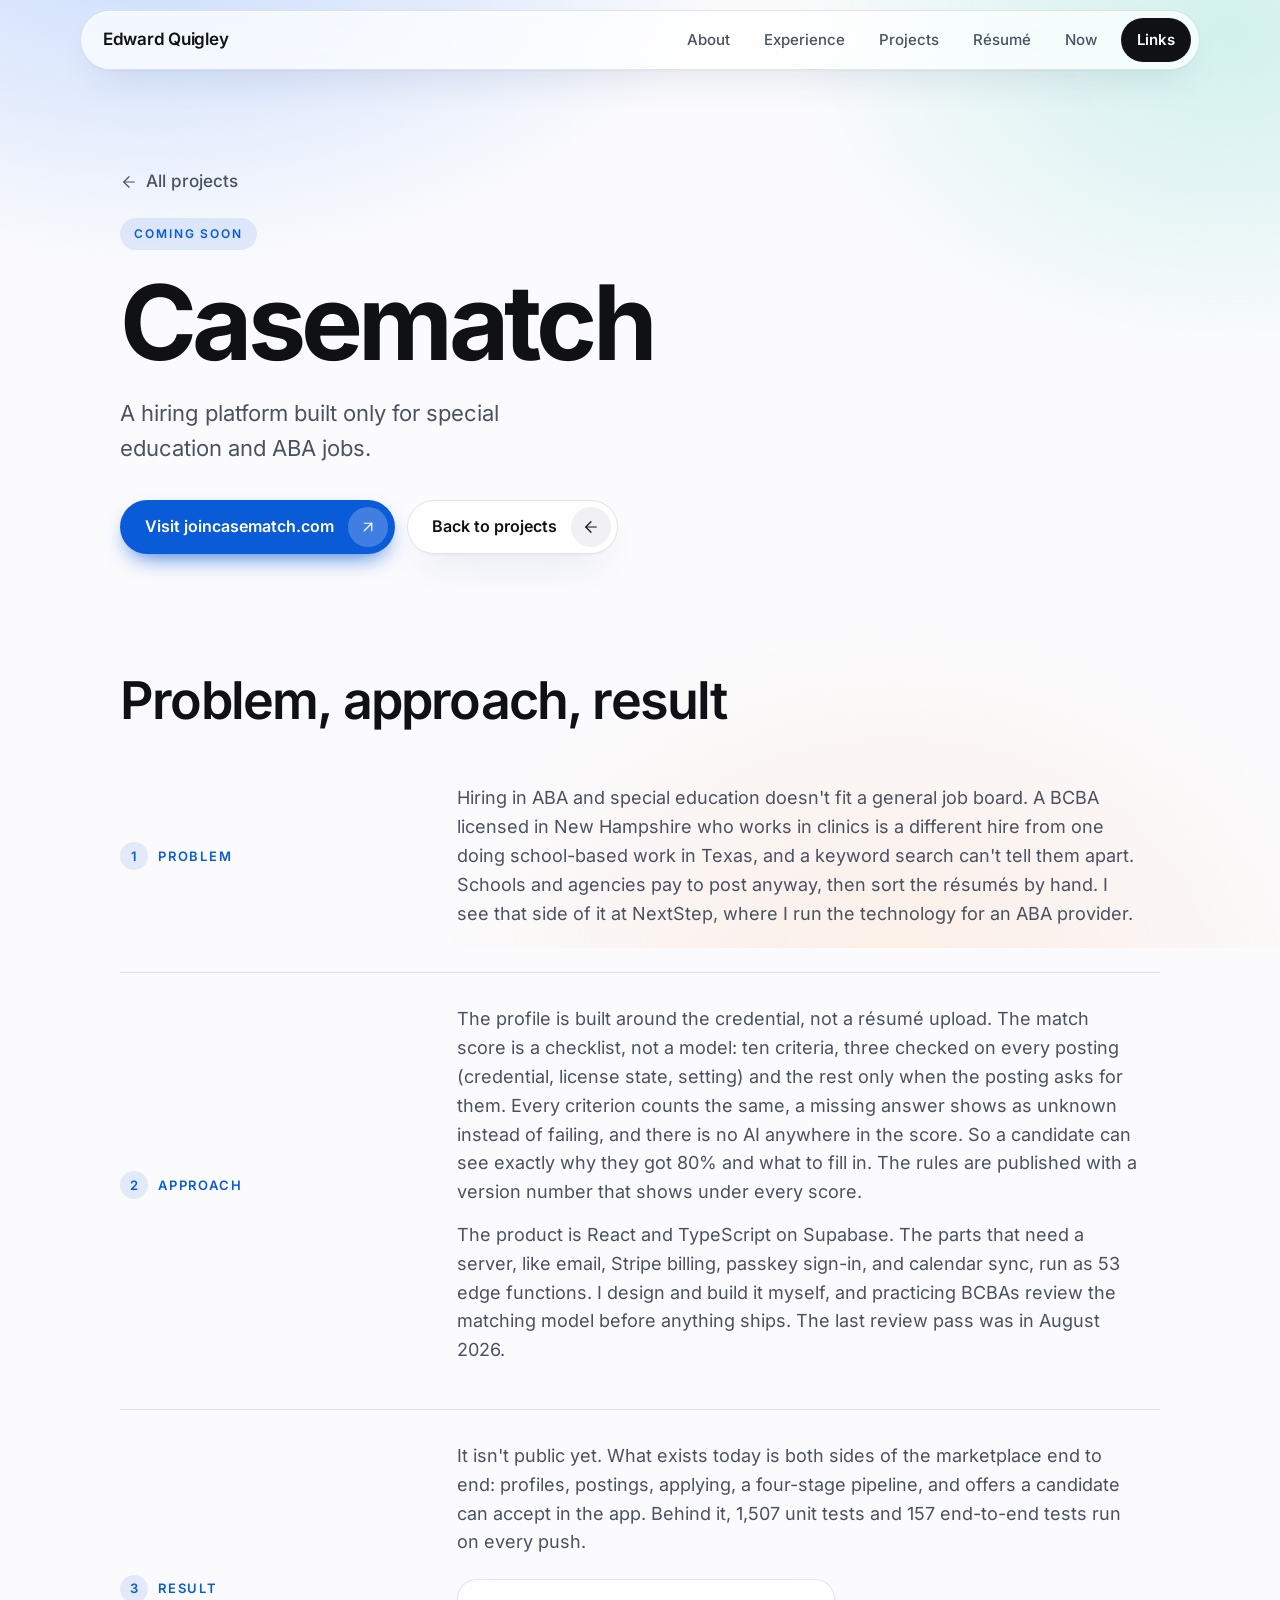
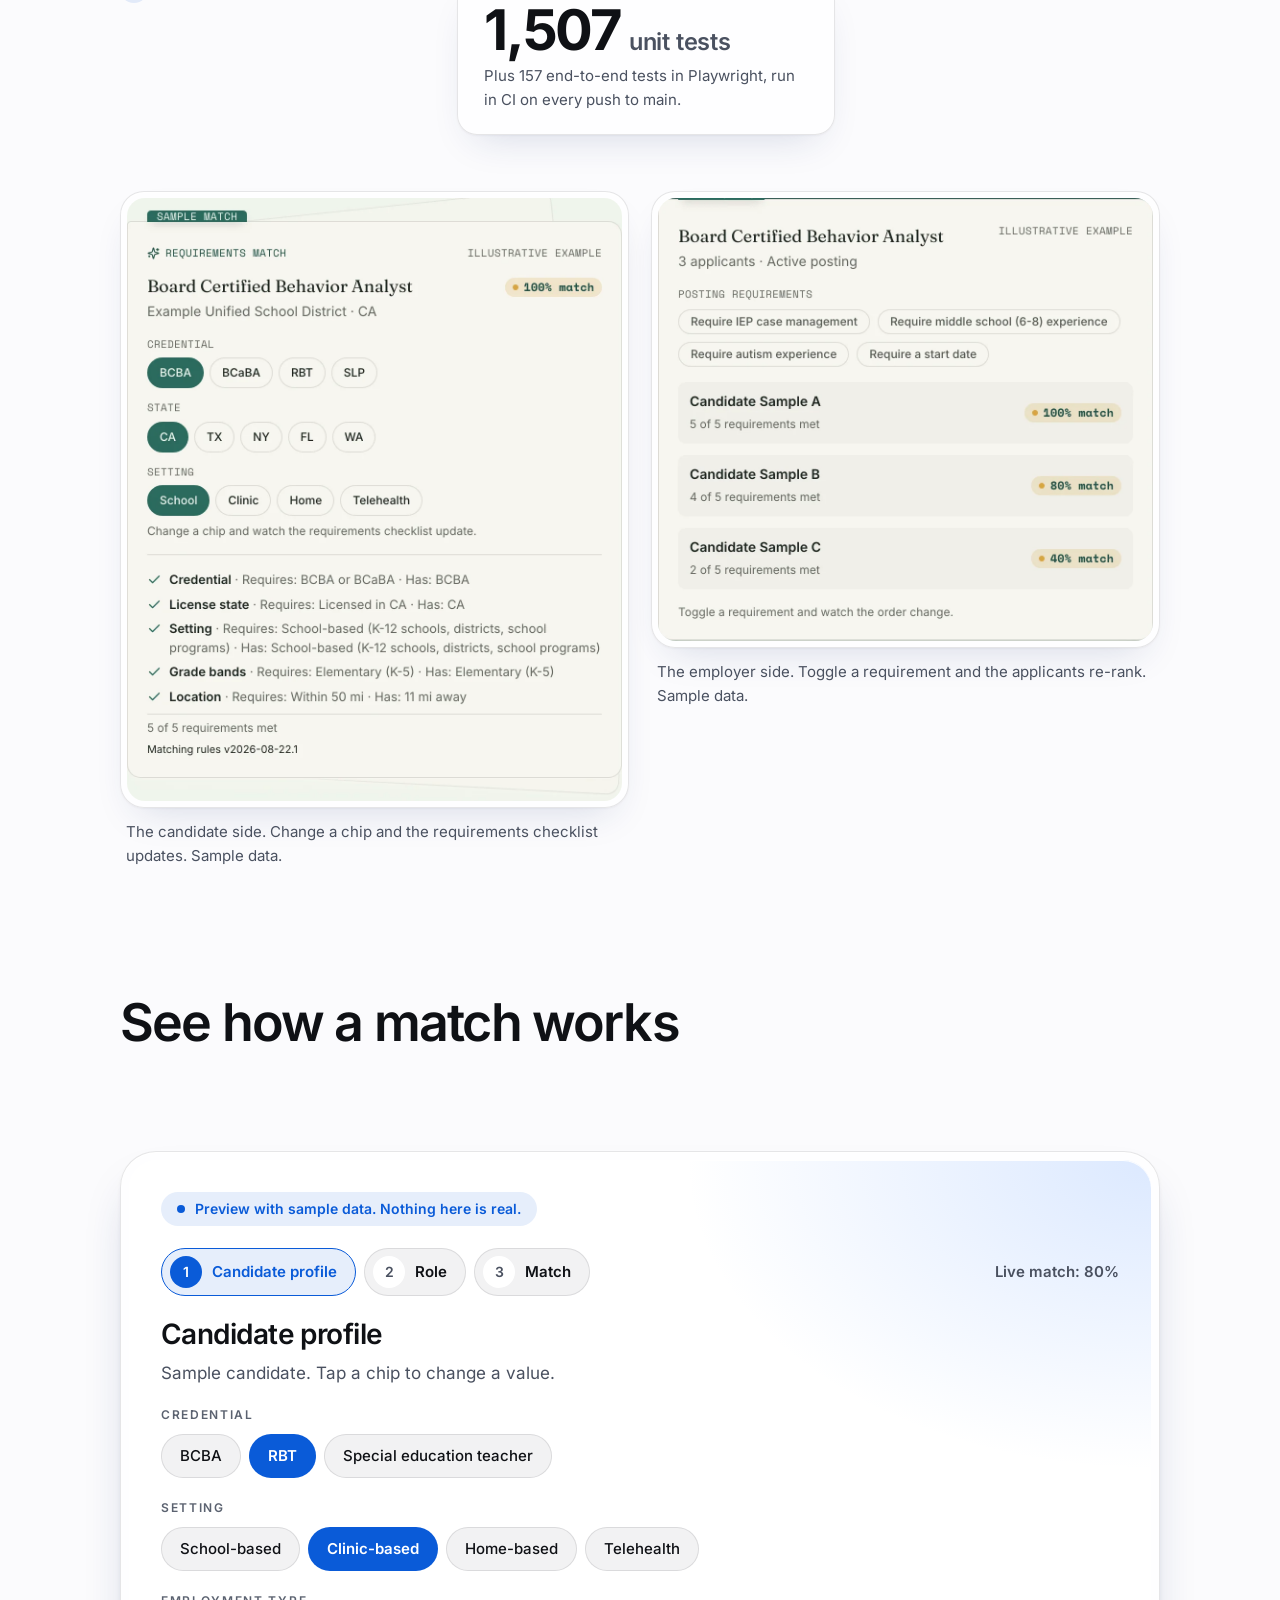
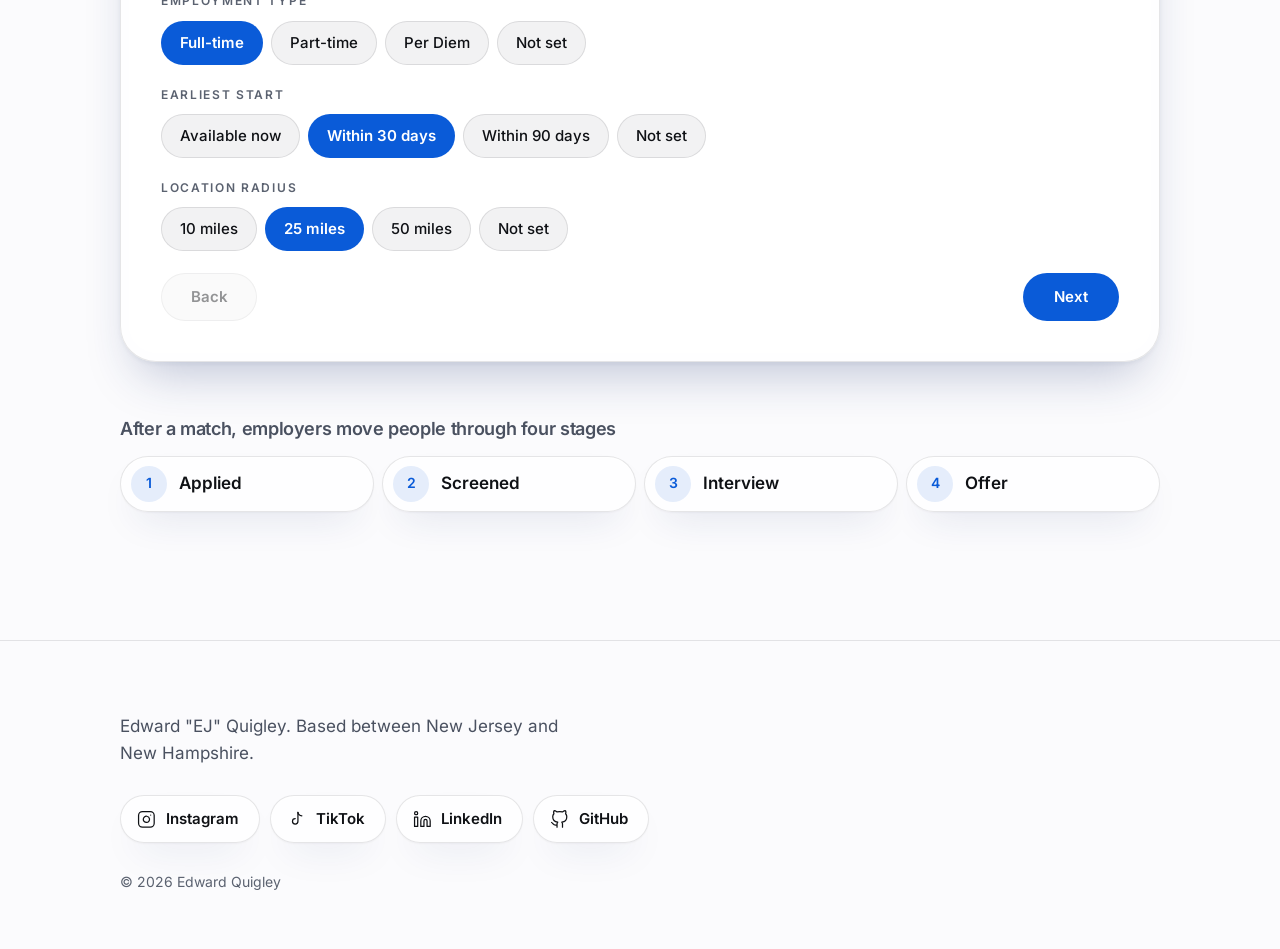
<file: projects/casematch/index.html>
<!doctype html>
<html lang="en">
<head>
<meta charset="utf-8">
<meta name="viewport" content="width=device-width, initial-scale=1">
<title>Casematch | EJ Quigley</title>
<meta name="description" content="Casematch is a hiring platform built only for special education and ABA jobs. Try an interactive preview of how its match checklist works, using sample data.">
<link rel="canonical" href="https://edwardquigley.com/projects/casematch/">
<meta name="theme-color" content="#fbfbfd" media="(prefers-color-scheme: light)">
<meta name="theme-color" content="#0b0c10" media="(prefers-color-scheme: dark)">
<link rel="icon" href="/assets/images/favicon.svg" type="image/svg+xml">
<link rel="icon" href="/favicon.ico" sizes="32x32">
<link rel="apple-touch-icon" href="/apple-touch-icon.png">
<meta property="og:type" content="website">
<meta property="og:site_name" content="Edward Quigley">
<meta property="og:title" content="Casematch | EJ Quigley">
<meta property="og:description" content="Casematch is a hiring platform built only for special education and ABA jobs. Try an interactive preview of how its match checklist works, using sample data.">
<meta property="og:url" content="https://edwardquigley.com/projects/casematch/">
<meta property="og:image" content="https://edwardquigley.com/assets/images/og-casematch.png">
<meta property="og:image:width" content="1200">
<meta property="og:image:height" content="630">
<meta property="og:image:alt" content="Casematch. A hiring platform built only for special education and ABA jobs.">
<meta name="twitter:card" content="summary_large_image">
<meta name="twitter:title" content="Casematch | EJ Quigley">
<meta name="twitter:description" content="Casematch is a hiring platform built only for special education and ABA jobs. Try an interactive preview of how its match checklist works, using sample data.">
<meta name="twitter:image" content="https://edwardquigley.com/assets/images/og-casematch.png">
<link rel="preload" href="/assets/fonts/Inter-Bold.woff2" as="font" type="font/woff2" crossorigin>
<link rel="stylesheet" href="/assets/css/site.css">
<link rel="stylesheet" href="/assets/css/casematch.css">
<script src="/assets/js/site.js" defer></script>
<script src="/assets/js/casematch-demo.js" defer></script>
<!-- Cloudflare Web Analytics: privacy-friendly, no cookies, no banner needed. Enable it in the Cloudflare dashboard
     (Analytics & Logs > Web Analytics > Add a site), then either turn on automatic injection for the Pages project, or paste
     the site token below and remove the comment markers on every page (README.md has a one-line command). -->
<!-- <script defer src="https://static.cloudflareinsights.com/beacon.min.js" data-cf-beacon='{"token": "CF_WEB_ANALYTICS_TOKEN"}'></script> -->
</head>
<body>
<a class="skip" href="#main">Skip to content</a>
<header class="site-header">
  <div class="header-bar">
    <a class="brand" href="/" aria-label="Edward Quigley, home">Edward Quigley</a>
    <nav class="nav-desktop" aria-label="Primary">
      <ul><li><a href="/#about">About</a></li><li><a href="/#experience">Experience</a></li><li><a href="/#projects">Projects</a></li><li><a href="/resume/">R&eacute;sum&eacute;</a></li><li><a href="/now/">Now</a></li><li><a class="nav-cta" href="/links/">Links</a></li></ul>
    </nav>
    <details class="menu">
      <summary aria-label="Menu"><span class="menu-bars" aria-hidden="true"></span>Menu</summary>
      <nav class="menu-panel" aria-label="Primary mobile">
        <ul><li><a href="/#about">About</a></li><li><a href="/#experience">Experience</a></li><li><a href="/#projects">Projects</a></li><li><a href="/resume/">R&eacute;sum&eacute;</a></li><li><a href="/now/">Now</a></li><li><a class="nav-cta" href="/links/">Links</a></li></ul>
      </nav>
    </details>
  </div>
</header>
<main id="main">

  <section class="cm-hero" aria-labelledby="cm-title">
    <div class="wrap">
      <a class="cm-back rise" href="/#projects"><svg class="icon cm-back-icon" aria-hidden="true"><use href="/assets/images/icons.svg#i-arrow-right"/></svg>All projects</a>
      <p class="cm-eyebrow rise">Coming soon</p>
      <h1 id="cm-title" class="rise">Casematch</h1>
      <p class="cm-lede rise">A hiring platform built only for special education and ABA jobs.</p>
      <div class="cm-actions rise">
        <a class="btn btn-primary" href="https://joincasematch.com" target="_blank" rel="noopener">Visit joincasematch.com<span class="btn-icon"><svg class="icon" aria-hidden="true"><use href="/assets/images/icons.svg#i-arrow-up-right"/></svg></span><span class="sr-only"> (opens in a new tab)</span></a>
        <a class="btn btn-ghost" href="/#projects">Back to projects<span class="btn-icon"><svg class="icon cm-back-icon" aria-hidden="true"><use href="/assets/images/icons.svg#i-arrow-right"/></svg></span></a>
      </div>
    </div>
  </section>

  <section class="section case" id="case" aria-labelledby="case-title">
    <div class="wrap">
      <div class="section-head"><h2 id="case-title" class="reveal">Problem, approach, result</h2></div>
      <div class="case-rows">
        <div class="case-row reveal">
          <p class="case-label"><span class="case-num" aria-hidden="true">1</span>Problem</p>
          <div class="case-text">
            <p>Hiring in ABA and special education doesn't fit a general job board. A BCBA licensed in New Hampshire who works in clinics is a different hire from one doing school-based work in Texas, and a keyword search can't tell them apart. Schools and agencies pay to post anyway, then sort the r&eacute;sum&eacute;s by hand. I see that side of it at NextStep, where I run the technology for an ABA provider.</p>
          </div>
        </div>
        <div class="case-row reveal">
          <p class="case-label"><span class="case-num" aria-hidden="true">2</span>Approach</p>
          <div class="case-text">
            <p>The profile is built around the credential, not a r&eacute;sum&eacute; upload. The match score is a checklist, not a model: ten criteria, three checked on every posting (credential, license state, setting) and the rest only when the posting asks for them. Every criterion counts the same, a missing answer shows as unknown instead of failing, and there is no AI anywhere in the score. So a candidate can see exactly why they got 80% and what to fill in. The rules are published with a version number that shows under every score.</p>
            <p>The product is React and TypeScript on Supabase. The parts that need a server, like email, Stripe billing, passkey sign-in, and calendar sync, run as 53 edge functions. I design and build it myself, and practicing BCBAs review the matching model before anything ships. The last review pass was in August 2026.</p>
          </div>
        </div>
        <div class="case-row reveal">
          <p class="case-label"><span class="case-num" aria-hidden="true">3</span>Result</p>
          <div class="case-text">
            <p>It isn't public yet. What exists today is both sides of the marketplace end to end: profiles, postings, applying, a four-stage pipeline, and offers a candidate can accept in the app. Behind it, 1,507 unit tests and 157 end-to-end tests run on every push.</p>
            <div class="case-stat"><p class="case-stat-num">1,507<small>unit tests</small></p><p class="case-stat-text">Plus 157 end-to-end tests in Playwright, run in CI on every push to main.</p></div>
          </div>
        </div>
      </div>
      <div class="case-figures">
        <figure class="shot reveal">
          <div class="shot-frame"><picture><source srcset="/assets/images/projects/casematch-candidate-match.webp" type="image/webp"><img src="/assets/images/projects/casematch-candidate-match.png" alt="Casematch sample match card for a Board Certified Behavior Analyst posting: credential, state, and setting chips above a five-item requirements checklist reading 100% match" width="1032" height="1256" loading="lazy" decoding="async"></picture></div>
          <figcaption>The candidate side. Change a chip and the requirements checklist updates. Sample data.</figcaption>
        </figure>
        <figure class="shot reveal">
          <div class="shot-frame"><picture><source srcset="/assets/images/projects/casematch-employer-applicants.webp" type="image/webp"><img src="/assets/images/projects/casematch-employer-applicants.png" alt="Casematch sample applicants card: four posting requirement toggles above three sample candidates scored 100%, 80%, and 40%" width="1032" height="924" loading="lazy" decoding="async"></picture></div>
          <figcaption>The employer side. Toggle a requirement and the applicants re-rank. Sample data.</figcaption>
        </figure>
      </div>
    </div>
  </section>

  <section class="section cm-demo-section" id="walkthrough" aria-labelledby="demo-title">
    <div class="wrap">
      <div class="section-head">
        <h2 id="demo-title" class="reveal">See how a match works</h2>
        <p class="section-intro reveal">Three steps: a candidate, a role, and the checklist that compares them.</p>
      </div>

      <div class="cm-shell reveal" data-cm-demo>
        <div class="cm-core">
          <p class="cm-preview-label"><span class="cm-dot" aria-hidden="true"></span>Preview with sample data. Nothing here is real.</p>

          <p class="cm-nojs">This preview needs JavaScript to be interactive. Below are the sample candidate's starting values.</p>

          <div class="cm-stepbar" data-cm-stepbar hidden>
            <ol class="cm-steps" data-cm-steps></ol>
            <p class="cm-live" data-cm-live></p>
          </div>

          <div class="cm-panel" data-cm-panel="0" data-cm-initial>
            <h3 class="cm-panel-title" tabindex="-1">Candidate profile</h3>
            <p class="cm-panel-sub">Sample candidate</p>
            <dl class="cm-static">
              <div><dt>Credential</dt><dd>RBT</dd></div>
              <div><dt>Setting</dt><dd>Clinic-based</dd></div>
              <div><dt>Employment type</dt><dd>Full-time</dd></div>
              <div><dt>Earliest start</dt><dd>Within 30 days</dd></div>
              <div><dt>Location radius</dt><dd>25 miles</dd></div>
            </dl>
          </div>
          <div class="cm-panel" data-cm-panel="1" hidden></div>
          <div class="cm-panel" data-cm-panel="2" hidden></div>

          <div class="cm-nav" data-cm-nav hidden>
            <button class="cm-navbtn" type="button" data-cm-prev>Back</button>
            <button class="cm-navbtn cm-navbtn-main" type="button" data-cm-next>Next</button>
          </div>
        </div>
      </div>

      <div class="cm-pipeline reveal">
        <h3 class="cm-pipeline-title">After a match, employers move people through four stages</h3>
        <ol class="cm-stages">
          <li><span class="cm-stage-num" aria-hidden="true">1</span>Applied</li>
          <li><span class="cm-stage-num" aria-hidden="true">2</span>Screened</li>
          <li><span class="cm-stage-num" aria-hidden="true">3</span>Interview</li>
          <li><span class="cm-stage-num" aria-hidden="true">4</span>Offer</li>
        </ol>
      </div>
    </div>
  </section>

</main>

<footer class="site-footer">
  <div class="wrap footer-inner">
    <p class="footer-line">Edward &quot;EJ&quot; Quigley. Based between New Jersey and New Hampshire.</p>
    <nav aria-label="Social links"><div class="socials">
      <a class="social" href="https://www.instagram.com/madebyejq/" target="_blank" rel="noopener" aria-label="EJ on Instagram"><svg class="icon" aria-hidden="true"><use href="/assets/images/icons.svg#i-instagram"/></svg>Instagram</a>
      <a class="social" href="https://www.tiktok.com/@madebyejq" target="_blank" rel="noopener" aria-label="EJ on TikTok"><svg class="icon" aria-hidden="true"><use href="/assets/images/icons.svg#i-tiktok"/></svg>TikTok</a>
      <a class="social" href="https://www.linkedin.com/in/madebyejq" target="_blank" rel="noopener" aria-label="EJ on LinkedIn"><svg class="icon" aria-hidden="true"><use href="/assets/images/icons.svg#i-linkedin"/></svg>LinkedIn</a>
      <a class="social" href="https://github.com/ejq17" target="_blank" rel="noopener" aria-label="EJ on GitHub"><svg class="icon" aria-hidden="true"><use href="/assets/images/icons.svg#i-github"/></svg>GitHub</a>
    </div></nav>
    <p class="copyright">&copy; 2026 Edward Quigley</p>
  </div>
</footer>
<dialog class="cmdk" id="cmdk" aria-label="Command palette">
  <div class="cmdk-panel">
    <input class="cmdk-input" type="text" role="combobox" aria-expanded="false" aria-controls="cmdk-list" aria-autocomplete="list" aria-label="Search sections, pages, and links" placeholder="Jump to a section, page, or link" autocomplete="off" spellcheck="false">
    <ul class="cmdk-list" id="cmdk-list" role="listbox" aria-label="Results"></ul>
    <p class="cmdk-empty" hidden>No matches.</p>
    <p class="cmdk-foot" aria-hidden="true">Arrows to move, Enter to open, Esc to close</p>
  </div>
</dialog>
</body>
</html>
</file>
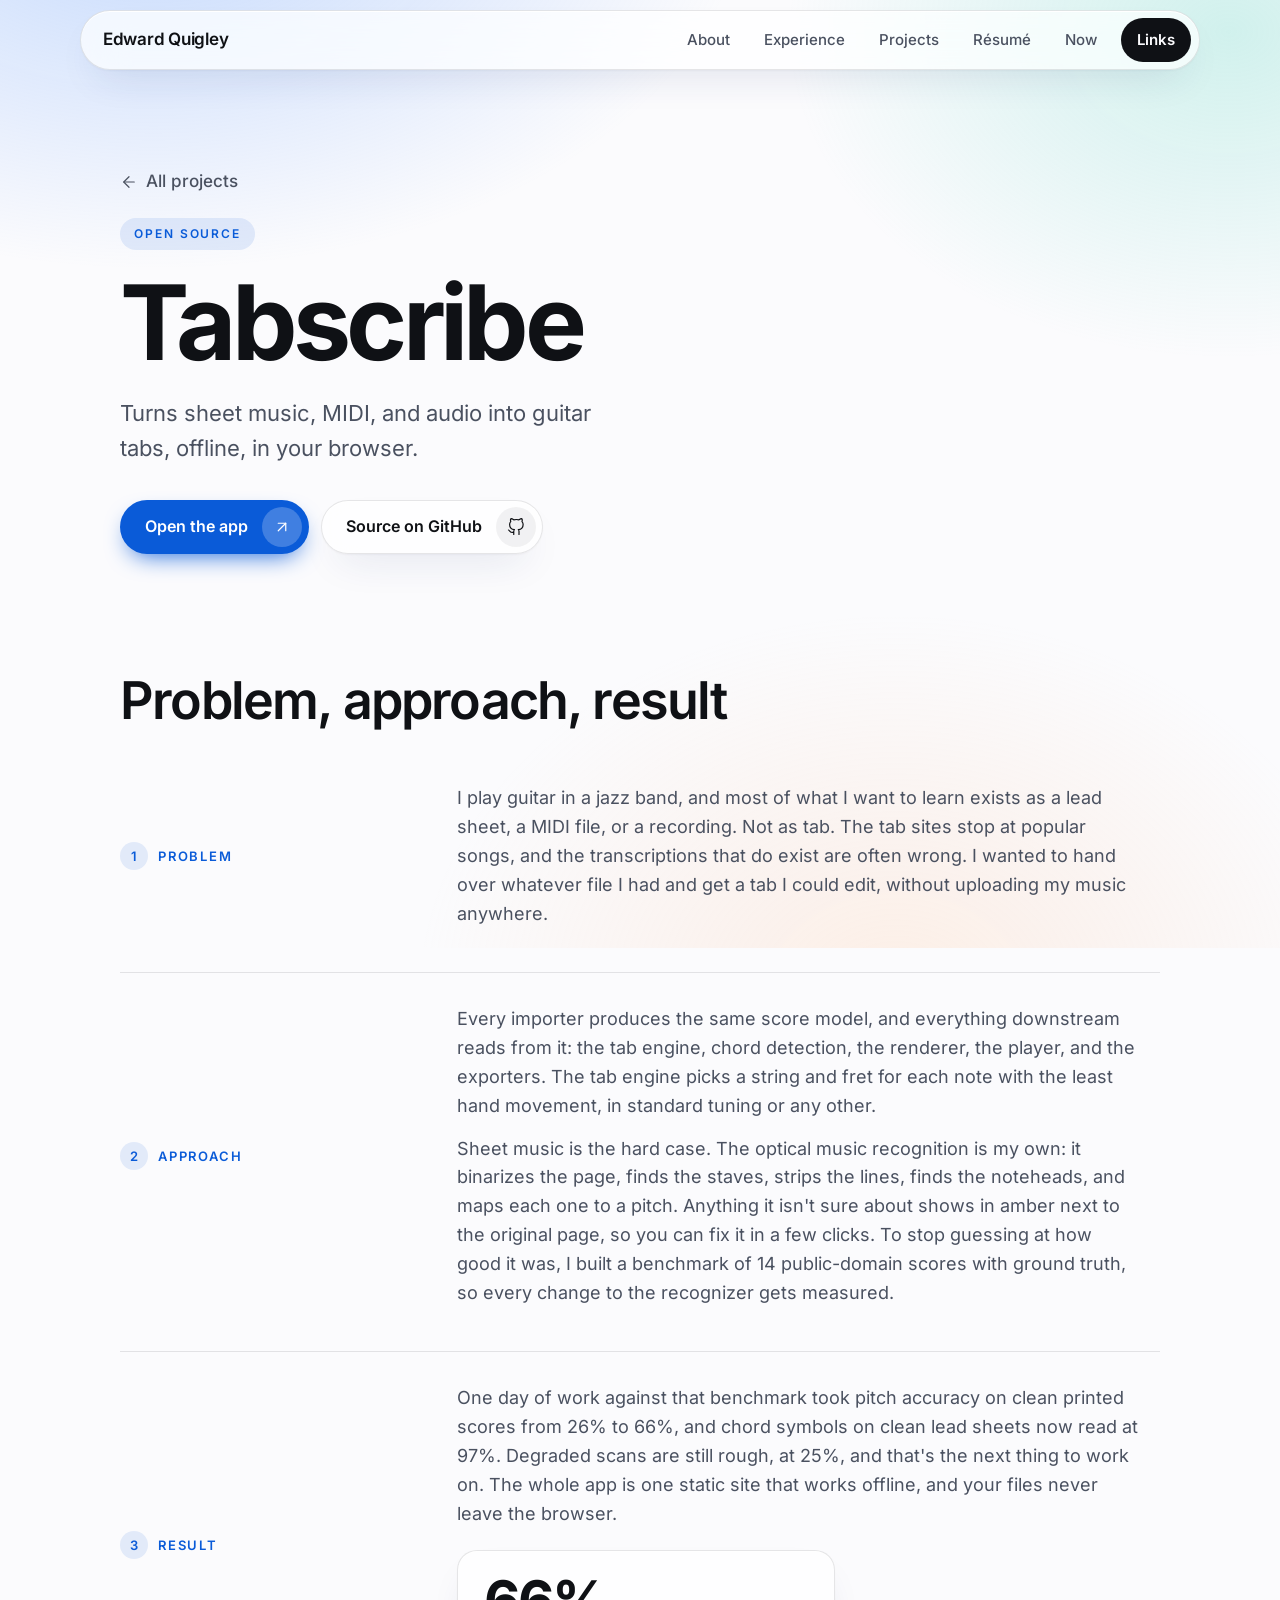
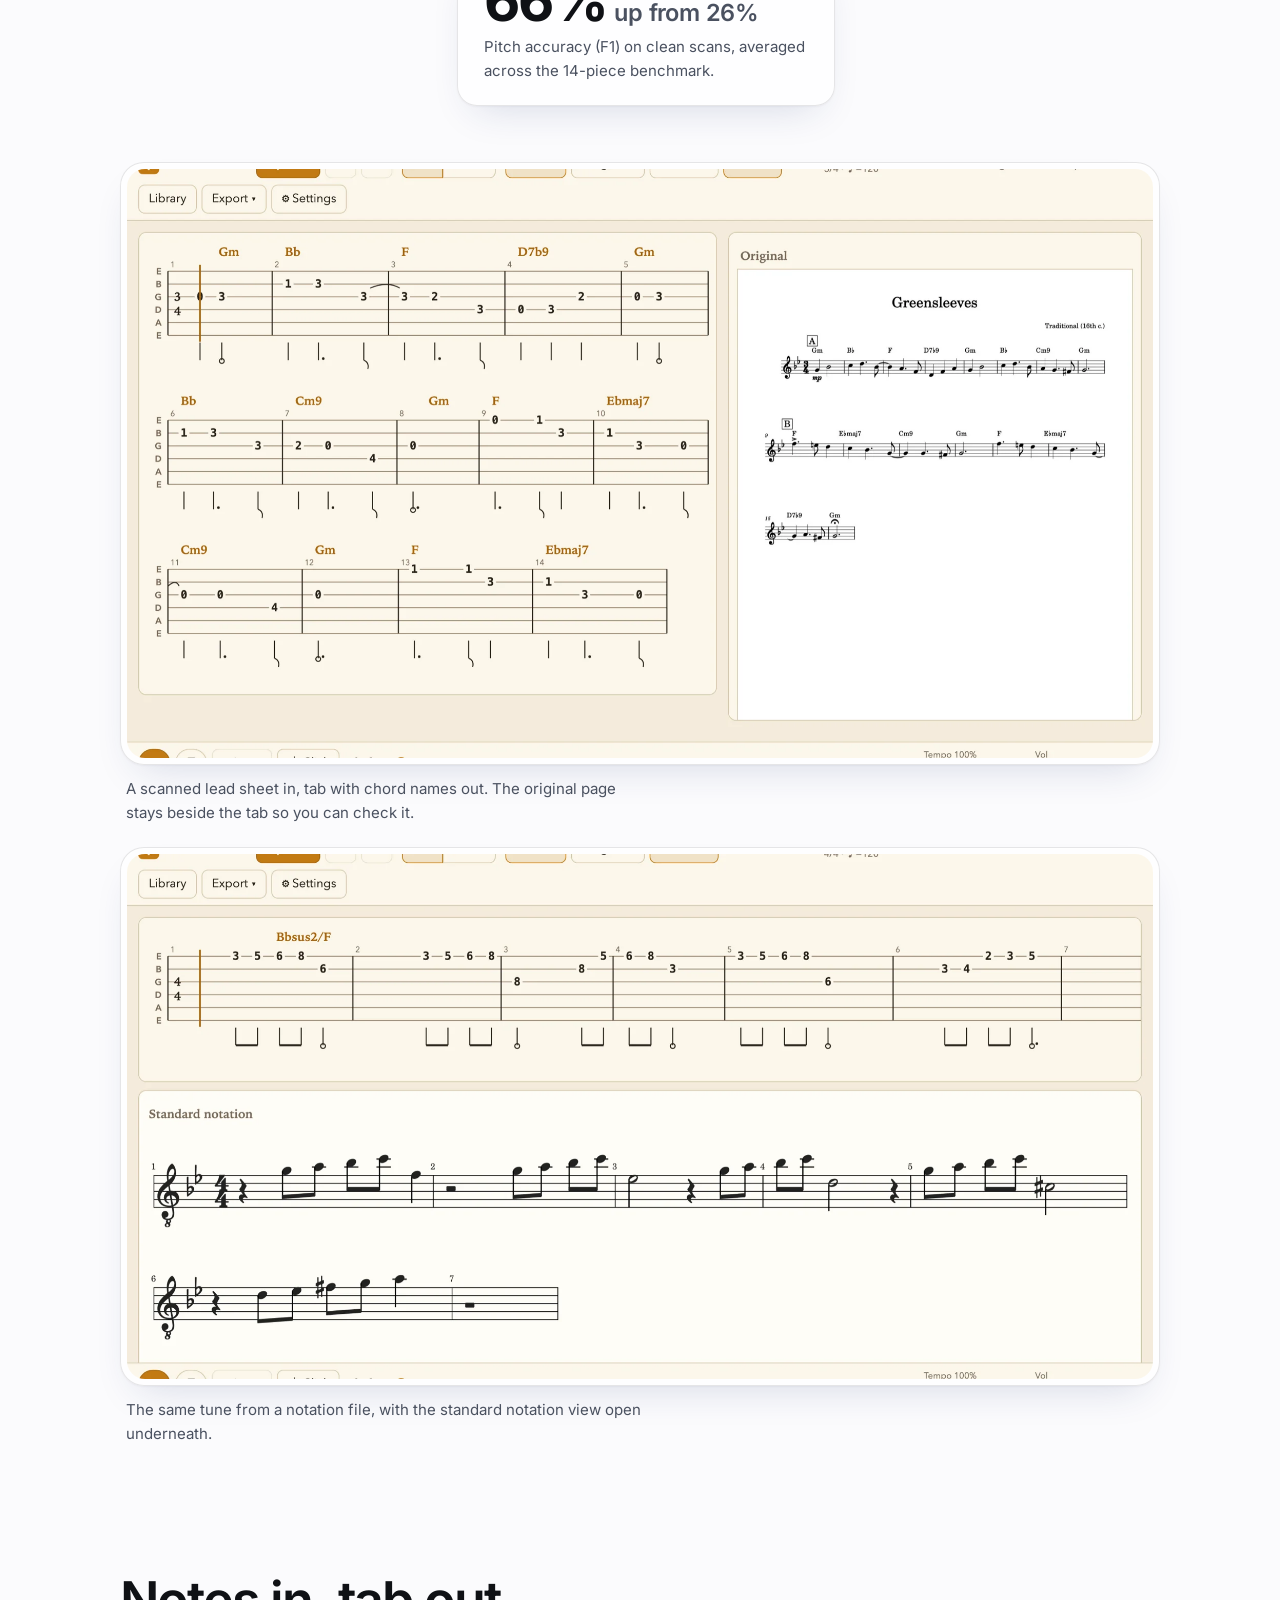
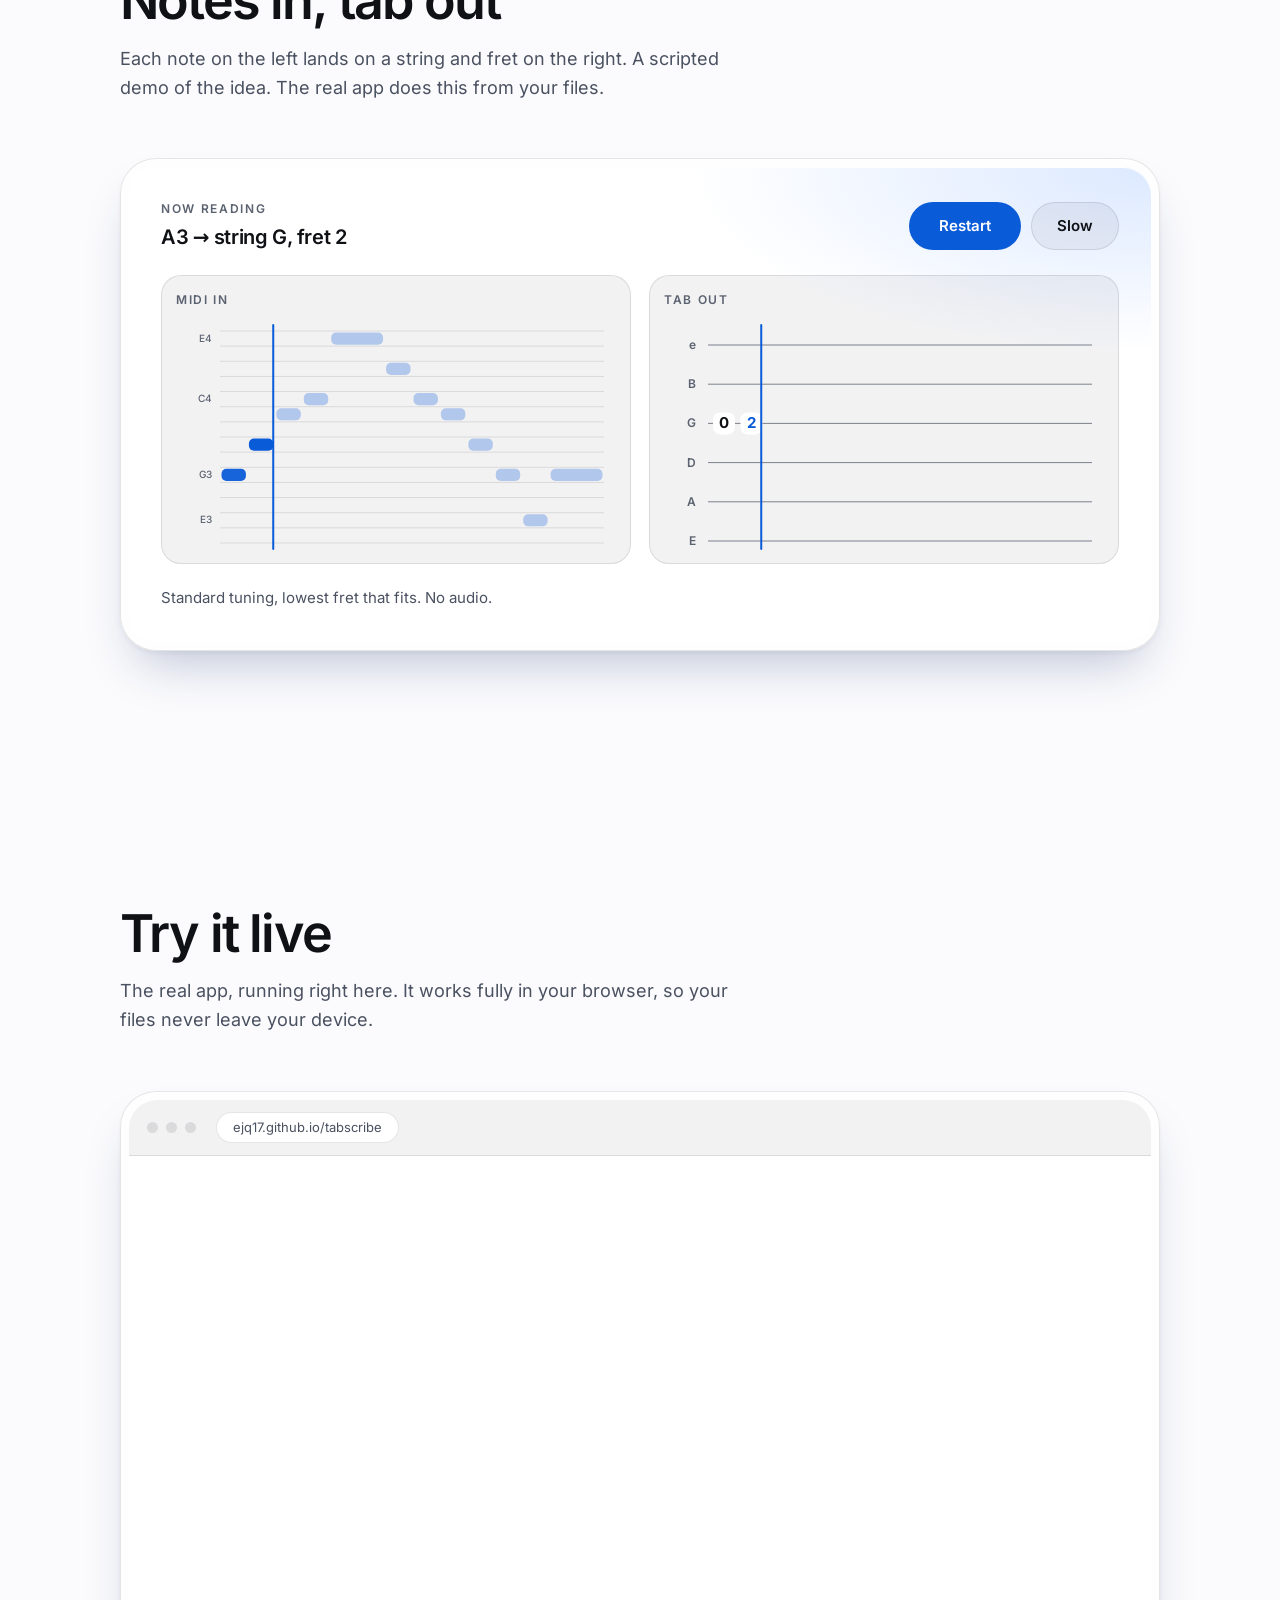
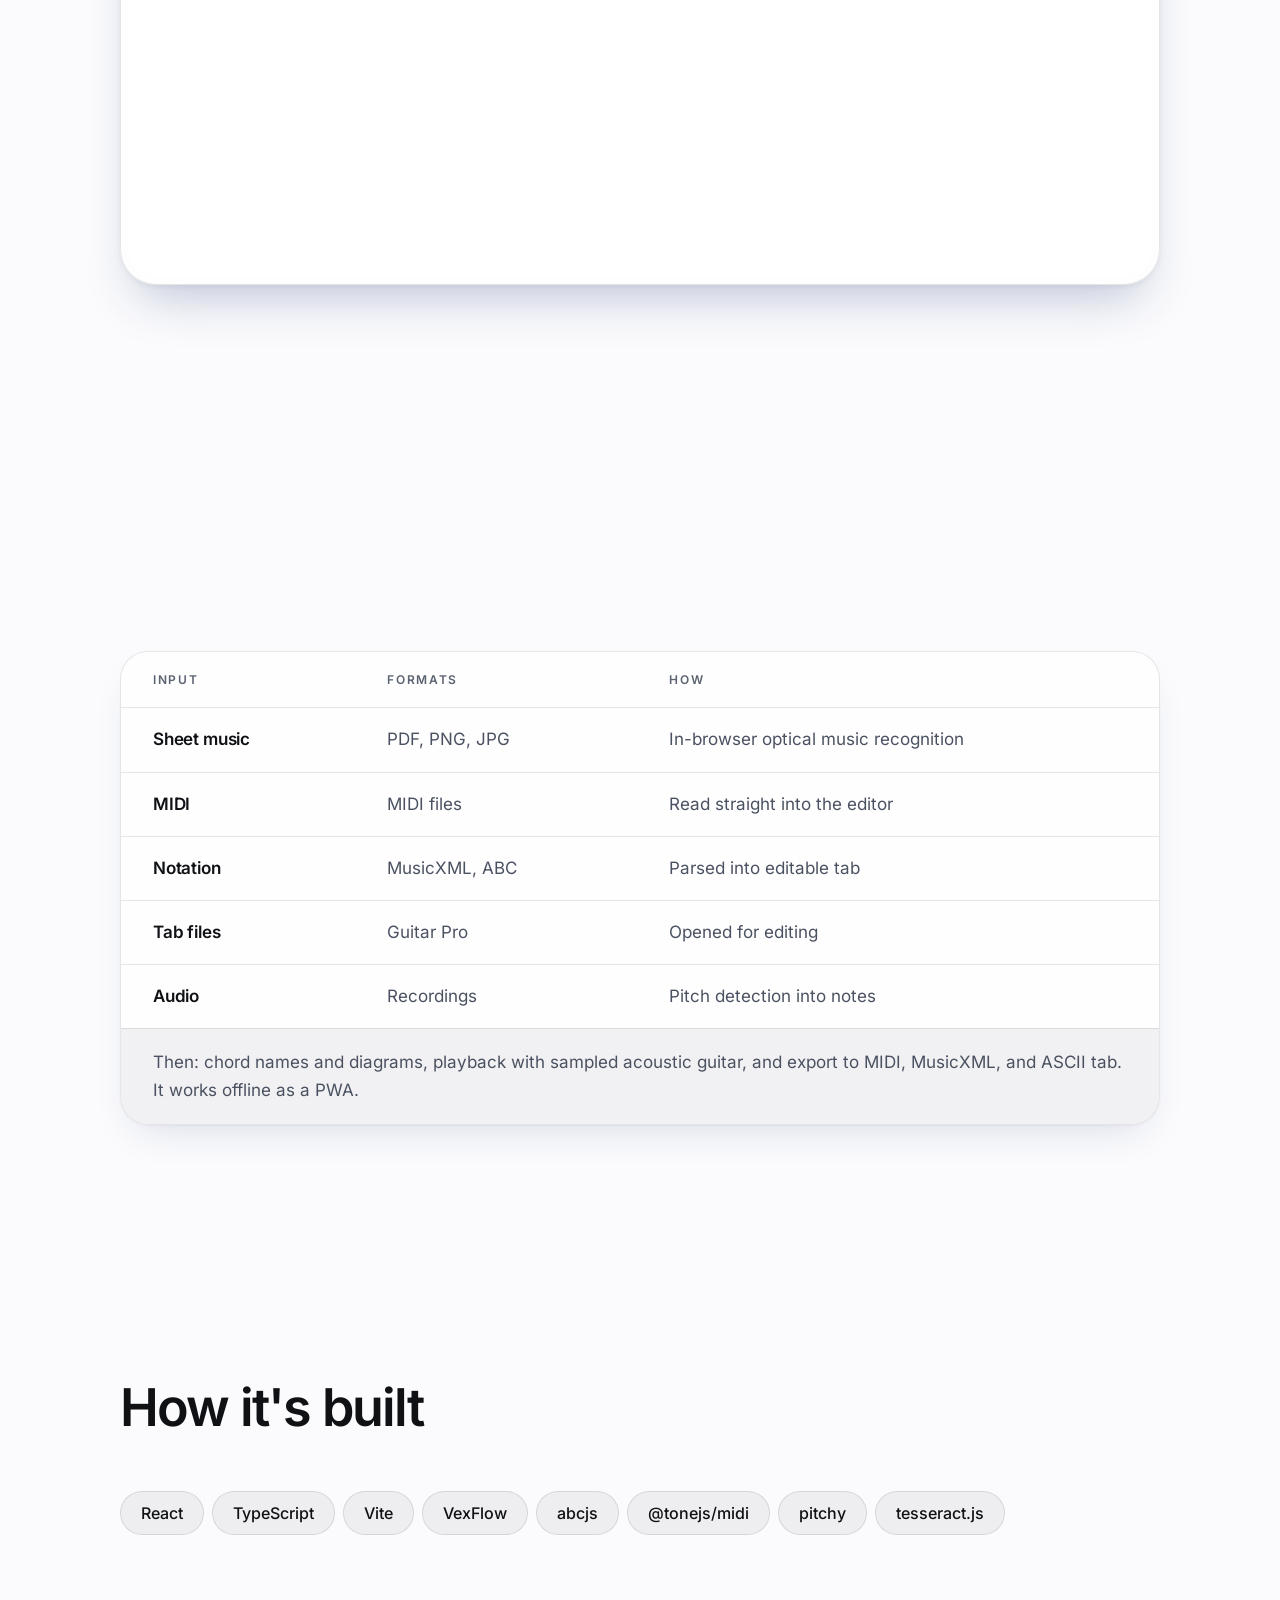
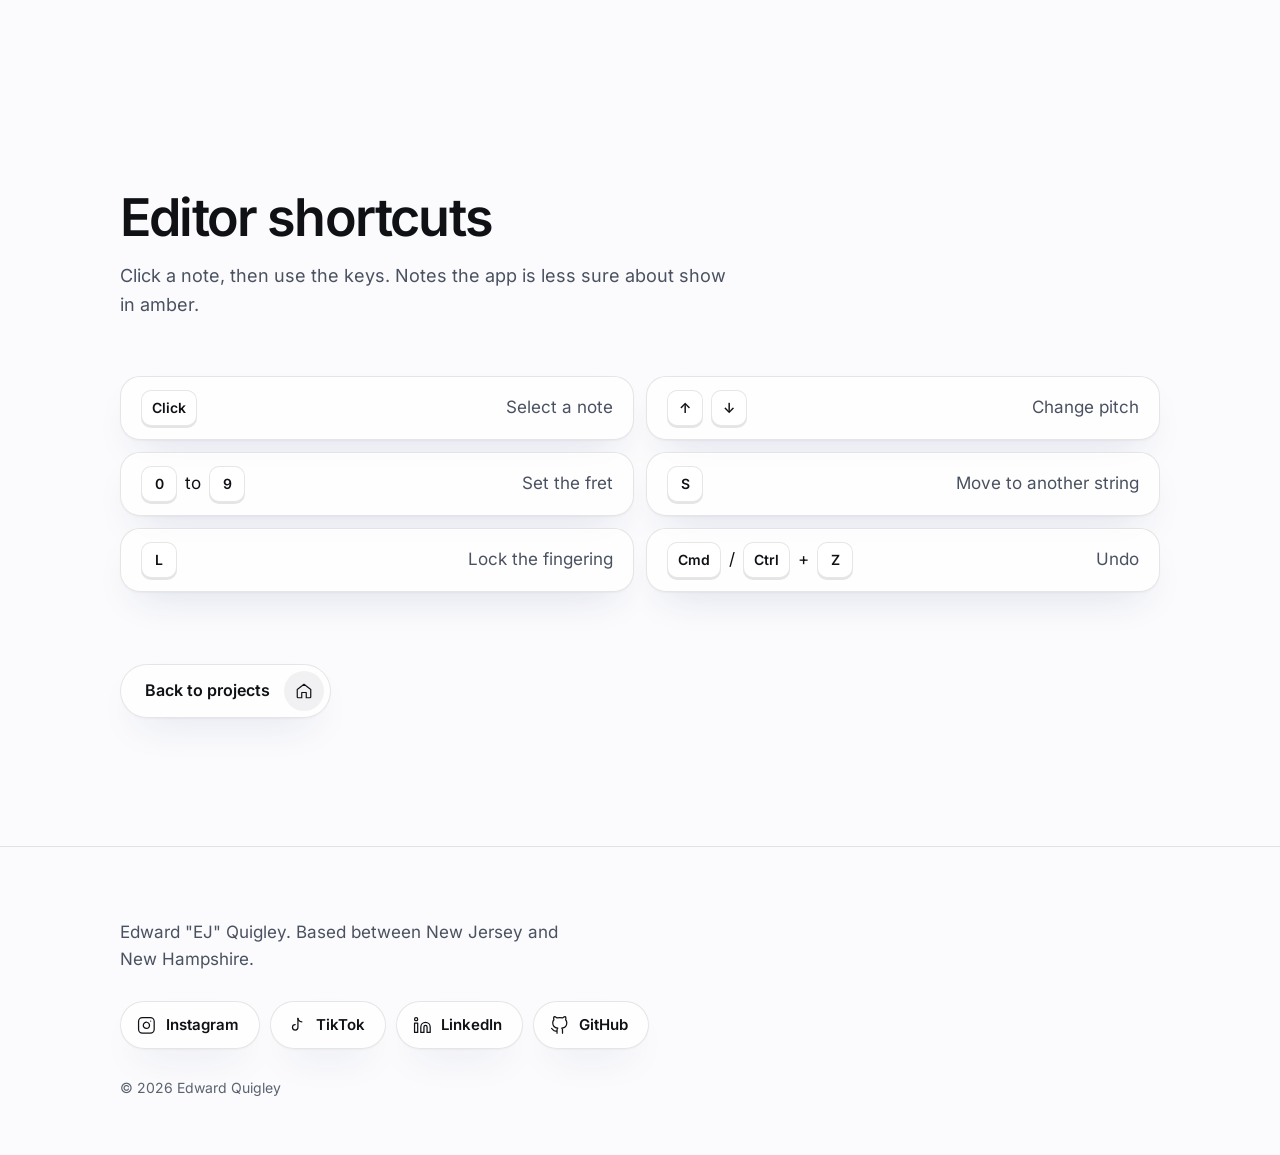
<file: projects/tabscribe/index.html>
<!doctype html>
<html lang="en">
<head>
<meta charset="utf-8">
<meta name="viewport" content="width=device-width, initial-scale=1">
<title>Tabscribe | EJ Quigley</title>
<meta name="description" content="Tabscribe is an open source app that turns sheet music, MIDI, and audio into editable guitar tabs, offline, in your browser. See a demo and try it live.">
<link rel="canonical" href="https://edwardquigley.com/projects/tabscribe/">
<meta name="theme-color" content="#fbfbfd" media="(prefers-color-scheme: light)">
<meta name="theme-color" content="#0b0c10" media="(prefers-color-scheme: dark)">
<link rel="icon" href="/assets/images/favicon.svg" type="image/svg+xml">
<link rel="icon" href="/favicon.ico" sizes="32x32">
<link rel="apple-touch-icon" href="/apple-touch-icon.png">
<meta property="og:type" content="website">
<meta property="og:site_name" content="Edward Quigley">
<meta property="og:title" content="Tabscribe | EJ Quigley">
<meta property="og:description" content="Tabscribe is an open source app that turns sheet music, MIDI, and audio into editable guitar tabs, offline, in your browser. See a demo and try it live.">
<meta property="og:url" content="https://edwardquigley.com/projects/tabscribe/">
<meta property="og:image" content="https://edwardquigley.com/assets/images/og-tabscribe.png">
<meta property="og:image:width" content="1200">
<meta property="og:image:height" content="630">
<meta property="og:image:alt" content="Tabscribe. Sheet music, MIDI, and audio into guitar tabs, offline, in your browser.">
<meta name="twitter:card" content="summary_large_image">
<meta name="twitter:title" content="Tabscribe | EJ Quigley">
<meta name="twitter:description" content="Tabscribe is an open source app that turns sheet music, MIDI, and audio into editable guitar tabs, offline, in your browser. See a demo and try it live.">
<meta name="twitter:image" content="https://edwardquigley.com/assets/images/og-tabscribe.png">
<link rel="preload" href="/assets/fonts/Inter-Bold.woff2" as="font" type="font/woff2" crossorigin>
<link rel="stylesheet" href="/assets/css/site.css">
<link rel="stylesheet" href="/assets/css/project.css">
<script src="/assets/js/site.js" defer></script>
<script src="/assets/js/tabscribe-demo.js" defer></script>
<!-- Cloudflare Web Analytics: privacy-friendly, no cookies, no banner needed. Enable it in the Cloudflare dashboard
     (Analytics & Logs > Web Analytics > Add a site), then either turn on automatic injection for the Pages project, or paste
     the site token below and remove the comment markers on every page (README.md has a one-line command). -->
<!-- <script defer src="https://static.cloudflareinsights.com/beacon.min.js" data-cf-beacon='{"token": "CF_WEB_ANALYTICS_TOKEN"}'></script> -->
</head>
<body>
<a class="skip" href="#main">Skip to content</a>
<header class="site-header">
  <div class="header-bar">
    <a class="brand" href="/" aria-label="Edward Quigley, home">Edward Quigley</a>
    <nav class="nav-desktop" aria-label="Primary">
      <ul><li><a href="/#about">About</a></li><li><a href="/#experience">Experience</a></li><li><a href="/#projects">Projects</a></li><li><a href="/resume/">R&eacute;sum&eacute;</a></li><li><a href="/now/">Now</a></li><li><a class="nav-cta" href="/links/">Links</a></li></ul>
    </nav>
    <details class="menu">
      <summary aria-label="Menu"><span class="menu-bars" aria-hidden="true"></span>Menu</summary>
      <nav class="menu-panel" aria-label="Primary mobile">
        <ul><li><a href="/#about">About</a></li><li><a href="/#experience">Experience</a></li><li><a href="/#projects">Projects</a></li><li><a href="/resume/">R&eacute;sum&eacute;</a></li><li><a href="/now/">Now</a></li><li><a class="nav-cta" href="/links/">Links</a></li></ul>
      </nav>
    </details>
  </div>
</header>
<main id="main">

  <section class="page-hero" aria-labelledby="ts-title">
    <div class="wrap">
      <a class="back-link rise" href="/#projects"><svg class="icon back-icon" aria-hidden="true"><use href="/assets/images/icons.svg#i-arrow-right"/></svg>All projects</a>
      <p class="eyebrow rise">Open source</p>
      <h1 id="ts-title" class="rise">Tabscribe</h1>
      <p class="page-lede rise">Turns sheet music, MIDI, and audio into guitar tabs, offline, in your browser.</p>
      <div class="hero-actions rise">
        <a class="btn btn-primary" href="https://ejq17.github.io/tabscribe/" target="_blank" rel="noopener">Open the app<span class="btn-icon"><svg class="icon" aria-hidden="true"><use href="/assets/images/icons.svg#i-arrow-up-right"/></svg></span><span class="sr-only"> (opens in a new tab)</span></a>
        <a class="btn btn-ghost" href="https://github.com/ejq17/tabscribe" target="_blank" rel="noopener">Source on GitHub<span class="btn-icon"><svg class="icon" aria-hidden="true"><use href="/assets/images/icons.svg#i-github"/></svg></span><span class="sr-only"> (opens in a new tab)</span></a>
      </div>
    </div>
  </section>

  <section class="section case" id="case" aria-labelledby="case-title">
    <div class="wrap">
      <div class="section-head"><h2 id="case-title" class="reveal">Problem, approach, result</h2></div>
      <div class="case-rows">
        <div class="case-row reveal">
          <p class="case-label"><span class="case-num" aria-hidden="true">1</span>Problem</p>
          <div class="case-text">
            <p>I play guitar in a jazz band, and most of what I want to learn exists as a lead sheet, a MIDI file, or a recording. Not as tab. The tab sites stop at popular songs, and the transcriptions that do exist are often wrong. I wanted to hand over whatever file I had and get a tab I could edit, without uploading my music anywhere.</p>
          </div>
        </div>
        <div class="case-row reveal">
          <p class="case-label"><span class="case-num" aria-hidden="true">2</span>Approach</p>
          <div class="case-text">
            <p>Every importer produces the same score model, and everything downstream reads from it: the tab engine, chord detection, the renderer, the player, and the exporters. The tab engine picks a string and fret for each note with the least hand movement, in standard tuning or any other.</p>
            <p>Sheet music is the hard case. The optical music recognition is my own: it binarizes the page, finds the staves, strips the lines, finds the noteheads, and maps each one to a pitch. Anything it isn't sure about shows in amber next to the original page, so you can fix it in a few clicks. To stop guessing at how good it was, I built a benchmark of 14 public-domain scores with ground truth, so every change to the recognizer gets measured.</p>
          </div>
        </div>
        <div class="case-row reveal">
          <p class="case-label"><span class="case-num" aria-hidden="true">3</span>Result</p>
          <div class="case-text">
            <p>One day of work against that benchmark took pitch accuracy on clean printed scores from 26% to 66%, and chord symbols on clean lead sheets now read at 97%. Degraded scans are still rough, at 25%, and that's the next thing to work on. The whole app is one static site that works offline, and your files never leave the browser.</p>
            <div class="case-stat"><p class="case-stat-num">66%<small>up from 26%</small></p><p class="case-stat-text">Pitch accuracy (F1) on clean scans, averaged across the 14-piece benchmark.</p></div>
          </div>
        </div>
      </div>
      <div class="case-figures">
        <figure class="shot shot-wide reveal">
          <div class="shot-frame"><picture><source srcset="/assets/images/projects/tabscribe-scan-to-tab.webp" type="image/webp"><img src="/assets/images/projects/tabscribe-scan-to-tab.png" alt="Tabscribe showing a scanned page of Greensleeves on the right and the recognized guitar tab with chord names on the left" width="2000" height="1148" loading="lazy" decoding="async"></picture></div>
          <figcaption>A scanned lead sheet in, tab with chord names out. The original page stays beside the tab so you can check it.</figcaption>
        </figure>
        <figure class="shot shot-wide reveal">
          <div class="shot-frame"><picture><source srcset="/assets/images/projects/tabscribe-abc-to-tab.webp" type="image/webp"><img src="/assets/images/projects/tabscribe-abc-to-tab.png" alt="Tabscribe showing a short melody as guitar tab with rhythm stems, and the same melody in standard notation below it" width="2000" height="1023" loading="lazy" decoding="async"></picture></div>
          <figcaption>The same tune from a notation file, with the standard notation view open underneath.</figcaption>
        </figure>
      </div>
    </div>
  </section>

  <section class="section" id="demo" aria-labelledby="demo-title">
    <div class="wrap">
      <div class="section-head">
        <h2 id="demo-title" class="reveal">Notes in, tab out</h2>
        <p class="section-intro reveal">Each note on the left lands on a string and fret on the right. A scripted demo of the idea. The real app does this from your files.</p>
      </div>
      <div class="demo-shell reveal" data-demo>
        <div class="demo-core">
          <div class="demo-bar">
            <div class="demo-readout" aria-hidden="true"><span class="readout-label">Now reading</span><span class="readout-note" data-readout>Ready</span></div>
            <div class="demo-controls">
              <button class="demo-btn demo-btn-main" type="button" data-play>Play</button>
              <button class="demo-btn" type="button" data-speed aria-pressed="false">Slow</button>
            </div>
          </div>
          <div class="demo-grid">
            <figure class="demo-pane">
              <figcaption>MIDI in</figcaption>
              <svg class="demo-svg" data-roll viewBox="0 0 440 240" role="img" aria-label="Piano roll showing twelve notes of a short rising and falling melody"></svg>
            </figure>
            <figure class="demo-pane">
              <figcaption>Tab out</figcaption>
              <svg class="demo-svg" data-tab viewBox="0 0 440 240" role="img" aria-label="Six-line guitar tab that fills in fret numbers for each note, high e string on top"></svg>
            </figure>
          </div>
          <p class="demo-note">Standard tuning, lowest fret that fits. No audio.</p>
        </div>
      </div>
    </div>
  </section>

  <section class="section live-section" id="live" aria-labelledby="live-title">
    <div class="wrap">
      <div class="section-head">
        <h2 id="live-title" class="reveal">Try it live</h2>
        <p class="section-intro reveal">The real app, running right here. It works fully in your browser, so your files never leave your device.</p>
      </div>
      <div class="device reveal">
        <div class="device-core">
          <div class="device-bar" aria-hidden="true"><span class="dot"></span><span class="dot"></span><span class="dot"></span><span class="device-url">ejq17.github.io/tabscribe</span></div>
          <iframe class="device-frame" src="https://ejq17.github.io/tabscribe/" title="Tabscribe app" loading="lazy"></iframe>
        </div>
      </div>
      <div class="live-fallback card reveal">
        <p>The app needs room to work, so on a small screen it opens on its own page.</p>
        <a class="btn btn-primary" href="https://ejq17.github.io/tabscribe/" target="_blank" rel="noopener">Open the app<span class="btn-icon"><svg class="icon" aria-hidden="true"><use href="/assets/images/icons.svg#i-arrow-up-right"/></svg></span><span class="sr-only"> (opens in a new tab)</span></a>
      </div>
    </div>
  </section>

  <section class="section" id="reads" aria-labelledby="reads-title">
    <div class="wrap">
      <div class="section-head"><h2 id="reads-title" class="reveal">What it reads</h2></div>
      <div class="card spec-panel reveal">
        <table class="spec-table">
          <caption class="sr-only">Inputs Tabscribe accepts and what it does with them</caption>
          <thead><tr><th scope="col">Input</th><th scope="col">Formats</th><th scope="col">How</th></tr></thead>
          <tbody>
            <tr><th scope="row">Sheet music</th><td>PDF, PNG, JPG</td><td>In-browser optical music recognition</td></tr>
            <tr><th scope="row">MIDI</th><td>MIDI files</td><td>Read straight into the editor</td></tr>
            <tr><th scope="row">Notation</th><td>MusicXML, ABC</td><td>Parsed into editable tab</td></tr>
            <tr><th scope="row">Tab files</th><td>Guitar Pro</td><td>Opened for editing</td></tr>
            <tr><th scope="row">Audio</th><td>Recordings</td><td>Pitch detection into notes</td></tr>
          </tbody>
        </table>
        <p class="spec-foot">Then: chord names and diagrams, playback with sampled acoustic guitar, and export to MIDI, MusicXML, and ASCII tab. It works offline as a PWA.</p>
      </div>
    </div>
  </section>

  <section class="section" id="built" aria-labelledby="built-title">
    <div class="wrap">
      <div class="section-head"><h2 id="built-title" class="reveal">How it's built</h2></div>
      <ul class="chips big-chips reveal"><li>React</li><li>TypeScript</li><li>Vite</li><li>VexFlow</li><li>abcjs</li><li>@tonejs/midi</li><li>pitchy</li><li>tesseract.js</li></ul>
    </div>
  </section>

  <section class="section" id="shortcuts" aria-labelledby="shortcuts-title">
    <div class="wrap">
      <div class="section-head">
        <h2 id="shortcuts-title" class="reveal">Editor shortcuts</h2>
        <p class="section-intro reveal">Click a note, then use the keys. Notes the app is less sure about show in amber.</p>
      </div>
      <ul class="keys reveal">
        <li><kbd>Click</kbd><span>Select a note</span></li>
        <li><kbd>&uarr;</kbd> <kbd>&darr;</kbd><span>Change pitch</span></li>
        <li><kbd>0</kbd> to <kbd>9</kbd><span>Set the fret</span></li>
        <li><kbd>S</kbd><span>Move to another string</span></li>
        <li><kbd>L</kbd><span>Lock the fingering</span></li>
        <li><kbd>Cmd</kbd> / <kbd>Ctrl</kbd> + <kbd>Z</kbd><span>Undo</span></li>
      </ul>
      <div class="back-row reveal"><a class="btn btn-ghost" href="/#projects">Back to projects<span class="btn-icon"><svg class="icon" aria-hidden="true"><use href="/assets/images/icons.svg#i-home"/></svg></span></a></div>
    </div>
  </section>

</main>

<footer class="site-footer">
  <div class="wrap footer-inner">
    <p class="footer-line">Edward &quot;EJ&quot; Quigley. Based between New Jersey and New Hampshire.</p>
    <nav aria-label="Social links"><div class="socials">
      <a class="social" href="https://www.instagram.com/madebyejq/" target="_blank" rel="noopener" aria-label="EJ on Instagram"><svg class="icon" aria-hidden="true"><use href="/assets/images/icons.svg#i-instagram"/></svg>Instagram</a>
      <a class="social" href="https://www.tiktok.com/@madebyejq" target="_blank" rel="noopener" aria-label="EJ on TikTok"><svg class="icon" aria-hidden="true"><use href="/assets/images/icons.svg#i-tiktok"/></svg>TikTok</a>
      <a class="social" href="https://www.linkedin.com/in/madebyejq" target="_blank" rel="noopener" aria-label="EJ on LinkedIn"><svg class="icon" aria-hidden="true"><use href="/assets/images/icons.svg#i-linkedin"/></svg>LinkedIn</a>
      <a class="social" href="https://github.com/ejq17" target="_blank" rel="noopener" aria-label="EJ on GitHub"><svg class="icon" aria-hidden="true"><use href="/assets/images/icons.svg#i-github"/></svg>GitHub</a>
    </div></nav>
    <p class="copyright">&copy; 2026 Edward Quigley</p>
  </div>
</footer>
<dialog class="cmdk" id="cmdk" aria-label="Command palette">
  <div class="cmdk-panel">
    <input class="cmdk-input" type="text" role="combobox" aria-expanded="false" aria-controls="cmdk-list" aria-autocomplete="list" aria-label="Search sections, pages, and links" placeholder="Jump to a section, page, or link" autocomplete="off" spellcheck="false">
    <ul class="cmdk-list" id="cmdk-list" role="listbox" aria-label="Results"></ul>
    <p class="cmdk-empty" hidden>No matches.</p>
    <p class="cmdk-foot" aria-hidden="true">Arrows to move, Enter to open, Esc to close</p>
  </div>
</dialog>
</body>
</html>
</file>
<file: assets/css/site.css>
/* ==========================================================================
   EJ Quigley - shared styles
   Direction: bright, Apple-like. Soft gradient wash, frosted cards with
   hairline borders, one accent. Glass is a web approximation (backdrop-filter
   + hairlines + inner highlight), with a solid fallback for reduced transparency.
   Shape rule: cards 28px, nested/inner 20px, every interactive control a pill.
   ========================================================================== */

/* Inter, self-hosted (SIL Open Font License). Latin subset, four static weights. */
@font-face { font-family: "Inter"; font-style: normal; font-weight: 400; font-display: swap; src: url("/assets/fonts/Inter-Regular.woff2") format("woff2"); }
@font-face { font-family: "Inter"; font-style: normal; font-weight: 500; font-display: swap; src: url("/assets/fonts/Inter-Medium.woff2") format("woff2"); }
@font-face { font-family: "Inter"; font-style: normal; font-weight: 600; font-display: swap; src: url("/assets/fonts/Inter-SemiBold.woff2") format("woff2"); }
@font-face { font-family: "Inter"; font-style: normal; font-weight: 700; font-display: swap; src: url("/assets/fonts/Inter-Bold.woff2") format("woff2"); }

:root {
  color-scheme: light dark;
  --font-head: "Inter", ui-sans-serif, system-ui, -apple-system, "Segoe UI", sans-serif;
  --font-body: "Inter", ui-sans-serif, system-ui, -apple-system, "Segoe UI", sans-serif;
  --ease: cubic-bezier(0.22, 1, 0.36, 1);
  --gutter: clamp(18px, 5vw, 40px);
  --max: 1120px;
  --r-card: 28px;
  --r-inner: 20px;

  --bg: #fbfbfd;
  --ink: #0f1115;
  --muted: #4a5160;
  --faint: #5b6270;
  --line: rgba(15, 17, 21, 0.1);
  --card: rgba(255, 255, 255, 0.72);
  --card-solid: #ffffff;
  --hi: rgba(255, 255, 255, 0.95);
  --chip: rgba(15, 17, 21, 0.05);
  --accent: #0a5bd8;
  --accent-ink: #ffffff;
  --accent-soft: rgba(10, 91, 216, 0.1);
  --accent-text: #0a5bd8;
  --shadow: 0 1px 2px rgba(20, 30, 60, 0.04), 0 18px 40px -18px rgba(30, 50, 110, 0.18);
  --shadow-hover: 0 2px 4px rgba(20, 30, 60, 0.05), 0 28px 50px -18px rgba(30, 50, 110, 0.28);
  --wash-1: rgba(120, 170, 255, 0.42);
  --wash-2: rgba(120, 220, 205, 0.32);
  --wash-3: rgba(255, 205, 170, 0.28);
  --tint-a: rgba(120, 170, 255, 0.26);
  --tint-b: rgba(120, 220, 205, 0.22);
  --mono-a: #1f6ae6;
  --mono-b: #0a3d9c;
}

@media (prefers-color-scheme: dark) {
  :root {
    --bg: #0b0c10;
    --ink: #f2f3f6;
    --muted: #b1b7c3;
    --faint: #98a0ae;
    --line: rgba(255, 255, 255, 0.12);
    --card: rgba(255, 255, 255, 0.055);
    --card-solid: #15171d;
    --hi: rgba(255, 255, 255, 0.1);
    --chip: rgba(255, 255, 255, 0.07);
    --accent: #7db2ff;
    --accent-ink: #06101f;
    --accent-soft: rgba(125, 178, 255, 0.16);
    --accent-text: #8ebbff;
    --shadow: 0 1px 2px rgba(0, 0, 0, 0.3), 0 18px 40px -18px rgba(0, 0, 0, 0.6);
    --shadow-hover: 0 2px 4px rgba(0, 0, 0, 0.35), 0 28px 50px -18px rgba(0, 0, 0, 0.75);
    --wash-1: rgba(40, 100, 230, 0.34);
    --wash-2: rgba(20, 170, 160, 0.2);
    --wash-3: rgba(200, 110, 60, 0.12);
    --tint-a: rgba(60, 120, 240, 0.2);
    --tint-b: rgba(30, 170, 160, 0.14);
  }
}

*, *::before, *::after { box-sizing: border-box; }
html { -webkit-text-size-adjust: 100%; scroll-padding-top: 96px; }
@media (prefers-reduced-motion: no-preference) { html { scroll-behavior: smooth; } }

body {
  margin: 0;
  min-height: 100dvh;
  background: var(--bg);
  color: var(--ink);
  font-family: var(--font-body);
  font-size: 1.0625rem;
  line-height: 1.6;
  -webkit-font-smoothing: antialiased;
  text-rendering: optimizeLegibility;
  overflow-x: clip;
}

/* Fixed ambient wash so frosted surfaces always have colour to refract */
body::before {
  content: "";
  position: fixed;
  inset: 0;
  z-index: -1;
  pointer-events: none;
  background:
    radial-gradient(60rem 38rem at 12% -6%, var(--wash-1), transparent 62%),
    radial-gradient(46rem 34rem at 96% 8%, var(--wash-2), transparent 60%),
    radial-gradient(50rem 40rem at 70% 105%, var(--wash-3), transparent 60%);
}

img, svg { display: block; max-width: 100%; }
a { color: inherit; }
h1, h2, h3, p, ul, ol, figure { margin: 0; }
ul, ol { padding: 0; list-style: none; }
button { font: inherit; }

:focus-visible { outline: 2px solid var(--accent); outline-offset: 3px; border-radius: 12px; }

.sr-only {
  position: absolute; width: 1px; height: 1px; margin: -1px; padding: 0;
  overflow: hidden; clip: rect(0 0 0 0); white-space: nowrap; border: 0;
}
.skip {
  position: absolute; left: 16px; top: -80px; z-index: 60;
  background: var(--ink); color: var(--bg); padding: 12px 20px; border-radius: 999px;
  text-decoration: none; font-weight: 600; min-height: 44px; display: inline-flex; align-items: center;
}
.skip:focus { top: 12px; }

.icon {
  width: 1.25em; height: 1.25em; flex: none;
  fill: none; stroke: currentColor; stroke-width: 1.6; stroke-linecap: round; stroke-linejoin: round;
}

.wrap { width: 100%; max-width: var(--max); margin-inline: auto; padding-inline: var(--gutter); }

/* ---------- Header: floating translucent pill ---------- */
.site-header { position: sticky; top: 10px; z-index: 40; padding-inline: var(--gutter); margin-top: 10px; }
.header-bar {
  max-width: var(--max); margin-inline: auto; min-height: 60px;
  display: flex; align-items: center; justify-content: space-between; gap: 8px;
  padding: 6px 8px 6px 10px;
  border-radius: 999px;
  background: var(--card);
  border: 1px solid var(--line);
  box-shadow: var(--shadow), inset 0 1px 0 var(--hi);
  -webkit-backdrop-filter: blur(22px) saturate(1.6);
  backdrop-filter: blur(22px) saturate(1.6);
}
.brand {
  display: inline-flex; align-items: center; gap: 10px; min-height: 44px; padding: 0 8px 0 12px;
  font-family: var(--font-head); font-weight: 600; font-size: 1.0625rem; letter-spacing: -0.015em;
  text-decoration: none; border-radius: 999px; white-space: nowrap;
}
.nav-desktop { display: none; }
.nav-desktop ul { display: flex; align-items: center; gap: 2px; }
.nav-desktop a, .menu-panel a {
  display: inline-flex; align-items: center; gap: 6px; min-height: 44px; padding: 0 16px;
  border-radius: 999px; text-decoration: none; font-weight: 500; font-size: 0.9375rem; color: var(--muted);
  transition: background-color 0.4s var(--ease), color 0.4s var(--ease);
}
.nav-desktop a:hover, .menu-panel a:hover { background: var(--chip); color: var(--ink); }
.nav-desktop a.nav-cta, .menu-panel a.nav-cta { background: var(--ink); color: var(--bg); font-weight: 600; margin-left: 6px; }
.nav-desktop a.nav-cta:hover, .menu-panel a.nav-cta:hover { background: var(--ink); opacity: 0.86; }

/* Mobile menu (details/summary, works without JS) */
.menu { position: relative; }
.menu summary {
  list-style: none; cursor: pointer; display: inline-flex; align-items: center; gap: 10px;
  min-height: 44px; padding: 0 16px; border-radius: 999px; background: var(--chip);
  font-weight: 600; font-size: 0.9375rem;
}
.menu summary::-webkit-details-marker { display: none; }
.menu-bars { position: relative; width: 16px; height: 10px; }
.menu-bars::before, .menu-bars::after {
  content: ""; position: absolute; left: 0; right: 0; height: 1.5px; background: currentColor; border-radius: 2px;
  transition: transform 0.5s var(--ease), top 0.5s var(--ease);
}
.menu-bars::before { top: 1px; }
.menu-bars::after { top: 8px; }
.menu[open] .menu-bars::before { top: 4.5px; transform: rotate(45deg); }
.menu[open] .menu-bars::after { top: 4.5px; transform: rotate(-45deg); }
.menu-panel {
  position: absolute; right: -2px; top: calc(100% + 18px); width: min(300px, calc(100vw - 2 * var(--gutter)));
  padding: 8px; border-radius: var(--r-card);
  background: var(--card-solid); border: 1px solid var(--line); box-shadow: var(--shadow-hover);
}
.menu-panel ul { display: grid; gap: 2px; }
.menu-panel a { width: 100%; min-height: 48px; font-size: 1.0625rem; }
.menu-panel a.nav-cta { margin: 6px 0 0; justify-content: center; }
@media (prefers-reduced-motion: no-preference) {
  .menu[open] .menu-panel { animation: rise 0.5s var(--ease) both; }
}

@media (min-width: 800px) {
  .nav-desktop { display: block; }
  .menu { display: none; }
}

/* ---------- Buttons: pill with nested icon island ---------- */
.btn {
  display: inline-flex; align-items: center; justify-content: space-between; gap: 14px;
  min-height: 52px; padding: 6px 6px 6px 24px; border-radius: 999px;
  font-weight: 600; font-size: 1rem; text-decoration: none; white-space: nowrap;
  border: 1px solid transparent;
  transition: transform 0.5s var(--ease), box-shadow 0.5s var(--ease), background-color 0.4s var(--ease);
}
.btn-icon {
  width: 40px; height: 40px; border-radius: 50%; display: grid; place-items: center;
  transition: transform 0.5s var(--ease);
}
.btn-icon .icon { width: 18px; height: 18px; }
.btn:hover .btn-icon { transform: translate(2px, -1px) scale(1.05); }
.btn:active { transform: scale(0.98); }
.btn-primary { background: var(--accent); color: var(--accent-ink); box-shadow: 0 10px 24px -10px var(--accent); }
.btn-primary .btn-icon { background: rgba(255, 255, 255, 0.22); }
@media (prefers-color-scheme: dark) { .btn-primary .btn-icon { background: rgba(0, 0, 0, 0.14); } }
.btn-primary:hover { box-shadow: 0 16px 30px -10px var(--accent); }
.btn-ghost {
  background: var(--card); color: var(--ink); border-color: var(--line);
  box-shadow: var(--shadow), inset 0 1px 0 var(--hi);
  -webkit-backdrop-filter: blur(18px); backdrop-filter: blur(18px);
}
.btn-ghost .btn-icon { background: var(--chip); }
.btn-ghost:hover { box-shadow: var(--shadow-hover), inset 0 1px 0 var(--hi); }

/* ---------- Glass card ---------- */
.card {
  position: relative;
  background: var(--card);
  border: 1px solid var(--line);
  border-radius: var(--r-card);
  box-shadow: var(--shadow), inset 0 1px 0 var(--hi);
  padding: clamp(22px, 3.2vw, 34px);
  transition: transform 0.6s var(--ease), box-shadow 0.6s var(--ease);
}
/* Blur is expensive, so only the header, ghost button, and featured cards get it. */
.card-feature {
  -webkit-backdrop-filter: blur(18px) saturate(1.5);
  backdrop-filter: blur(18px) saturate(1.5);
}
.card-link:hover { transform: translateY(-4px); box-shadow: var(--shadow-hover), inset 0 1px 0 var(--hi); }
.card-link:has(a:focus-visible) { outline: 2px solid var(--accent); outline-offset: 3px; }

@media (prefers-reduced-transparency: reduce) {
  .card, .header-bar, .btn-ghost, .card-feature { background: var(--card-solid); -webkit-backdrop-filter: none; backdrop-filter: none; }
}

.chip {
  display: inline-flex; align-items: center; min-height: 28px; padding: 2px 12px; border-radius: 999px;
  background: var(--chip); color: var(--muted); font-size: 0.8125rem; font-weight: 600; letter-spacing: 0.01em;
  white-space: nowrap;
}
.chip-active { background: var(--accent-soft); color: var(--accent-text); }

/* ---------- Sections ---------- */
.section { padding-block: clamp(72px, 10vw, 128px); }
h2 {
  font-family: var(--font-head); font-weight: 600;
  font-size: clamp(2rem, 4.6vw, 3.25rem); line-height: 1.05; letter-spacing: -0.035em;
}
h3 { font-family: var(--font-head); font-weight: 600; letter-spacing: -0.02em; line-height: 1.2; }
.section-head { margin-bottom: clamp(32px, 5vw, 56px); display: grid; gap: 16px; }
.section-intro { color: var(--muted); max-width: 56ch; font-size: 1.125rem; }

/* ---------- Hero ---------- */
/* The hero is the whole first screen. The header is 70px tall including its top offset. */
.hero { position: relative; min-height: calc(100dvh - 70px); display: grid; align-content: center; padding-block: clamp(32px, 5vw, 64px) clamp(72px, 9vw, 112px); }
.hero-grid { align-self: center; }
.hero-grid { display: grid; gap: 40px; justify-items: center; text-align: center; }
.hero-copy { max-width: 640px; }
.hero h1 {
  font-family: var(--font-head); font-weight: 700; line-height: 0.98; letter-spacing: -0.045em;
  font-size: clamp(2.875rem, 9.4vw, 6.25rem);
}
.hero h1 span { display: block; }
.tagline {
  margin-top: 26px; max-width: 36ch; color: var(--ink);
  font-family: var(--font-head); font-weight: 500; letter-spacing: -0.02em; line-height: 1.25;
  font-size: clamp(1.25rem, 2.6vw, 1.75rem);
}
.hero-support { margin-top: 18px; max-width: 46ch; color: var(--muted); font-size: 1.0625rem; }
.hero-actions { margin-top: 36px; display: flex; flex-wrap: wrap; justify-content: center; gap: 12px; }
@media (max-width: 480px) { .hero-actions .btn { width: 100%; } }

.headshot { width: 132px; order: -1; }
.headshot-shell {
  padding: 5px; border-radius: 28px; background: var(--card); border: 1px solid var(--line);
  box-shadow: var(--shadow-hover), inset 0 1px 0 var(--hi);
}
.headshot-core {
  position: relative; aspect-ratio: 4 / 5; border-radius: 24px; overflow: hidden;
  display: grid; place-items: center;
  background:
    radial-gradient(120% 80% at 20% 0%, rgba(255, 255, 255, 0.28), transparent 55%),
    linear-gradient(150deg, var(--mono-a), var(--mono-b));
  box-shadow: inset 0 1px 0 rgba(255, 255, 255, 0.35);
}
.headshot-core img { position: absolute; inset: 0; width: 100%; height: 100%; object-fit: cover; }

@media (min-width: 900px) {
  /* Text left, portrait right, the pair centered as a block with the text vertically centered on the portrait */
  .hero-grid { grid-template-columns: minmax(0, 620px) 340px; justify-content: center; align-items: center; gap: 72px; text-align: left; justify-items: stretch; }
  .hero-copy { max-width: none; }
  .hero-actions { justify-content: flex-start; }
  .headshot { width: 340px; order: 0; justify-self: end; }
  .headshot-shell { padding: 8px; border-radius: 40px; }
  .headshot-core { border-radius: 32px; }
}

/* ---------- About ---------- */
.about-grid { display: grid; gap: 28px; }
.about-text {
  font-family: var(--font-head); font-weight: 500; letter-spacing: -0.02em; line-height: 1.38;
  font-size: clamp(1.3rem, 2.5vw, 1.875rem); color: var(--ink); max-width: 34em;
}
@media (min-width: 900px) { .about-grid { grid-template-columns: minmax(0, 0.8fr) minmax(0, 2fr); gap: 72px; } }

/* ---------- Experience ---------- */
.roles { display: grid; gap: 20px; }
.role { display: grid; gap: 22px; }
.role-meta { display: grid; gap: 10px; align-content: start; }
.role-meta .chip { justify-self: start; }
.role h3 { font-size: clamp(1.4rem, 2.4vw, 1.75rem); }
.role-org { color: var(--muted); font-weight: 500; }
.role-when { font-size: 0.8125rem; font-weight: 600; letter-spacing: 0.04em; text-transform: uppercase; color: var(--accent-text); }
.role-body { display: grid; gap: 18px; align-content: start; }
.role-body p { color: var(--muted); max-width: 62ch; }
.text-link {
  display: inline-flex; align-items: center; gap: 8px; min-height: 44px; width: fit-content;
  font-weight: 600; color: var(--accent-text); text-decoration: none; border-radius: 999px;
}
.text-link .icon { width: 18px; height: 18px; transition: transform 0.5s var(--ease); }
.text-link:hover { text-decoration: underline; text-underline-offset: 4px; }
.text-link:hover .icon { transform: translate(2px, -2px); }
@media (min-width: 860px) {
  .role { grid-template-columns: minmax(0, 0.8fr) minmax(0, 1.4fr); gap: 56px; }
}

/* ---------- Projects: bento, four cells ---------- */
.bento { display: grid; gap: 16px; grid-template-columns: 1fr; }
.project { display: flex; flex-direction: column; gap: 14px; min-height: 220px; }
.project h3 { font-size: 1.375rem; }
.project p { color: var(--muted); }
.project-top { display: flex; align-items: center; justify-content: space-between; gap: 12px; }
.project .go {
  margin-top: auto; align-self: flex-end; width: 44px; height: 44px; border-radius: 50%;
  display: grid; place-items: center; background: var(--chip); color: var(--ink);
  transition: transform 0.5s var(--ease), background-color 0.4s var(--ease), color 0.4s var(--ease);
}
.project .go .icon { width: 18px; height: 18px; }
.project:hover .go { transform: translate(2px, -2px); background: var(--accent); color: var(--accent-ink); }
.project h3 a { text-decoration: none; }
.project h3 a::after { content: ""; position: absolute; inset: 0; border-radius: var(--r-card); }
.project h3 a:focus-visible { outline: none; }
.project-feature {
  min-height: 300px;
  background:
    radial-gradient(90% 70% at 100% 0%, var(--tint-a), transparent 65%),
    var(--card);
}
.project-feature.alt {
  background:
    radial-gradient(90% 70% at 100% 0%, var(--tint-b), transparent 65%),
    var(--card);
}
.project-feature h3 { font-size: clamp(1.75rem, 3vw, 2.25rem); letter-spacing: -0.03em; }
.project-feature p { font-size: 1.125rem; max-width: 34ch; }
.project .spacer { margin-top: auto; }

.project-unlinked .cta-hint { color: var(--faint); }
@media (min-width: 640px) {
  .bento { grid-template-columns: repeat(2, 1fr); gap: 20px; }
  .project.project-feature { min-height: 360px; }
}

/* ---------- Off the keyboard: three cards that point at the résumé pages ---------- */
.cred-grid { display: grid; gap: 16px; grid-template-columns: 1fr; }
.cred-grid .project { min-height: 0; }
@media (min-width: 700px) { .cred-grid { grid-template-columns: repeat(3, 1fr); gap: 20px; } }
.section-intro a { color: var(--accent-text); font-weight: 600; text-decoration: none; }
.section-intro a:hover { text-decoration: underline; text-underline-offset: 3px; }

/* ---------- Skills ---------- */
.skills-panel { display: grid; padding: 0; overflow: hidden; }
.skill-row { display: grid; gap: 14px; padding: clamp(22px, 3vw, 32px); }
.skill-row + .skill-row { border-top: 1px solid var(--line); }
.skill-row h3 { font-size: 1.25rem; }
.chips { display: flex; flex-wrap: wrap; gap: 8px; }
.chips li {
  display: inline-flex; align-items: center; min-height: 36px; padding: 4px 16px; border-radius: 999px;
  background: var(--chip); border: 1px solid var(--line); font-size: 0.9375rem; font-weight: 500;
}
@media (min-width: 860px) { .skill-row { grid-template-columns: minmax(0, 0.8fr) minmax(0, 2fr); gap: 56px; align-items: baseline; } }

/* ---------- Right now: one line that points at /now/, plus the GitHub strip ---------- */
.now-teaser { display: grid; gap: 20px; }
.now-teaser-text { font-family: var(--font-head); font-weight: 500; letter-spacing: -0.02em; line-height: 1.3; font-size: clamp(1.25rem, 2.4vw, 1.625rem); max-width: 30ch; }
@media (min-width: 860px) { .now-teaser { grid-template-columns: minmax(0, 1fr) minmax(0, 1fr); gap: 56px; align-items: start; } }

/* ---------- Contribution graph (data from /assets/data/contributions.json) ---------- */
.contrib { margin-top: 28px; display: grid; gap: 16px; padding: clamp(18px, 2.4vw, 26px); }
.contrib[hidden] { display: none; }
.contrib-head { display: flex; flex-wrap: wrap; align-items: baseline; justify-content: space-between; gap: 8px 16px; }
.contrib-head h3 { font-size: 1.125rem; color: var(--muted); }
.contrib-total { font-family: var(--font-head); font-weight: 500; letter-spacing: -0.015em; font-size: 1.0625rem; }
.contrib-scroll { overflow-x: auto; overscroll-behavior-x: contain; scrollbar-width: thin; padding-bottom: 4px; }
.contrib-svg { display: block; width: 100%; min-width: 760px; height: auto; font-family: var(--font-body); }
.contrib-svg text { fill: var(--faint); font-size: 10px; }
.contrib-cell { fill: var(--chip); stroke: var(--line); stroke-width: 1; }
.contrib-cell[data-l="1"] { fill: var(--accent); fill-opacity: 0.3; stroke: none; }
.contrib-cell[data-l="2"] { fill: var(--accent); fill-opacity: 0.55; stroke: none; }
.contrib-cell[data-l="3"] { fill: var(--accent); fill-opacity: 0.8; stroke: none; }
.contrib-cell[data-l="4"] { fill: var(--accent); fill-opacity: 1; stroke: none; }
.contrib-foot { color: var(--faint); font-size: 0.875rem; }
.contrib-foot a { color: var(--accent-text); font-weight: 600; text-decoration: none; }
.contrib-foot a:hover { text-decoration: underline; text-underline-offset: 3px; }

/* ---------- Contact ---------- */
.contact-card { display: grid; gap: 22px; justify-items: start; }
.contact-copy { display: grid; gap: 12px; }
.contact-card p { font-family: var(--font-head); font-weight: 500; letter-spacing: -0.02em; line-height: 1.3; font-size: clamp(1.25rem, 2.6vw, 1.75rem); max-width: 26ch; }
.contact-actions { display: flex; flex-wrap: wrap; gap: 12px; }
.contact-note { color: var(--muted); font-size: 0.9375rem; font-family: var(--font-body); font-weight: 400; letter-spacing: 0; }
@media (max-width: 480px) { .contact-actions .btn { width: 100%; } }
@media (min-width: 860px) { .contact-card { grid-template-columns: minmax(0, 1.2fr) minmax(0, 1fr); align-items: center; } .contact-card .contact-actions { justify-self: end; } }

/* ---------- Outside the work ---------- */
.beyond-grid { display: grid; gap: 16px; grid-template-columns: 1fr; }
.beyond-item { display: grid; gap: 10px; align-content: start; }
.beyond-item h3 { font-size: 1.375rem; }
.beyond-item p { color: var(--muted); max-width: 44ch; }
.beyond-item.feature {
  background: radial-gradient(90% 80% at 0% 0%, var(--tint-a), transparent 65%), var(--card);
}
.beyond-item.feature h3 { font-size: clamp(1.75rem, 3vw, 2.25rem); letter-spacing: -0.03em; }
.beyond-item.feature p { font-size: 1.125rem; }
@media (min-width: 700px) {
  .beyond-grid { grid-template-columns: repeat(2, 1fr); }
}
@media (min-width: 980px) {
  .beyond-grid { grid-template-columns: repeat(12, 1fr); gap: 20px; }
  .beyond-item { grid-column: span 4; }
  .beyond-item:nth-child(1) { grid-column: span 7; }
  .beyond-item:nth-child(2) { grid-column: span 5; }
  .beyond-item:nth-child(3) { grid-column: span 5; }
  .beyond-item:nth-child(4) { grid-column: span 7; }
}

/* ---------- Footer ---------- */
.site-footer { padding-block: 72px 56px; border-top: 1px solid var(--line); }
.footer-inner { display: grid; gap: 28px; }
.footer-line { color: var(--muted); max-width: 40ch; }
.socials { display: flex; flex-wrap: wrap; gap: 10px; }
.social {
  display: inline-flex; align-items: center; gap: 10px; min-height: 48px; padding: 0 20px 0 16px;
  border-radius: 999px; background: var(--card); border: 1px solid var(--line);
  box-shadow: var(--shadow), inset 0 1px 0 var(--hi);
  text-decoration: none; font-weight: 600; font-size: 0.9375rem;
  transition: transform 0.5s var(--ease), box-shadow 0.5s var(--ease);
}
.social:hover { transform: translateY(-2px); box-shadow: var(--shadow-hover), inset 0 1px 0 var(--hi); }
.copyright { color: var(--faint); font-size: 0.875rem; }

/* ---------- Hero motion: portrait tilt + moving highlight (transform only) ---------- */
.headshot { perspective: 900px; }
.headshot-shell { transition: transform 0.6s var(--ease); will-change: auto; }
.headshot-shell.is-tilting { transition: transform 0.12s var(--ease); }
.headshot-core::after {
  content: ""; position: absolute; inset: -50%; pointer-events: none; opacity: 0;
  background: radial-gradient(circle at center, rgba(255, 255, 255, 0.24), transparent 38%);
  transform: translate3d(var(--hx, 0px), var(--hy, 0px), 0);
  transition: opacity 0.5s var(--ease);
}
.headshot-shell.is-tilting .headshot-core::after { opacity: 1; }

/* Gradient wash drifts a few px with page scroll (CSS scroll-driven, no JS) */
@keyframes wash-drift { from { transform: translate3d(0, 0, 0); } to { transform: translate3d(0, -36px, 0); } }
@media (prefers-reduced-motion: no-preference) {
  @supports (animation-timeline: scroll()) {
    body::before { inset: -48px 0; animation: wash-drift linear both; animation-timeline: scroll(root block); }
  }
}

/* ---------- Story timeline ---------- */
.timeline { position: relative; display: grid; gap: 20px; max-width: 760px; padding-left: 34px; }
.timeline::before {
  content: ""; position: absolute; left: 7px; top: 14px; bottom: 14px; width: 2px; border-radius: 2px;
  background: linear-gradient(to bottom, var(--line), var(--accent-soft) 30%, var(--line));
}
.timeline-item { position: relative; display: grid; gap: 4px; }
.timeline-item::before {
  content: ""; position: absolute; left: -34px; top: 7px; width: 16px; height: 16px; border-radius: 50%;
  background: var(--bg); border: 2px solid var(--accent-text);
}
.timeline-when { font-size: 0.8125rem; font-weight: 600; letter-spacing: 0.04em; text-transform: uppercase; color: var(--accent-text); }
.timeline-item p { font-family: var(--font-head); font-weight: 500; font-size: clamp(1.125rem, 2vw, 1.375rem); letter-spacing: -0.015em; line-height: 1.3; max-width: 44ch; }

/* ---------- GitHub activity strip ---------- */
.activity { display: grid; gap: 12px; }
.activity h3 { font-size: 1.125rem; color: var(--muted); }
.activity-list { display: grid; gap: 4px; }
.activity-list[hidden] { display: none; }
.activity-row {
  display: flex; align-items: center; justify-content: space-between; gap: 16px; min-height: 44px; padding: 6px 18px;
  border-radius: 999px; text-decoration: none; border: 1px solid transparent;
  transition: background-color 0.4s var(--ease), border-color 0.4s var(--ease);
}
.activity-row:hover { background: var(--card); border-color: var(--line); }
.activity-text { font-size: 0.9375rem; font-weight: 500; overflow-wrap: anywhere; }
.activity-time { flex: none; color: var(--faint); font-size: 0.8125rem; }
.activity-fallback { color: var(--muted); }
.activity-fallback a { display: inline-flex; align-items: center; min-height: 44px; font-weight: 600; color: var(--accent-text); }

/* ---------- Project card affordances ---------- */
.project-foot { margin-top: auto; display: flex; align-items: flex-end; justify-content: space-between; gap: 12px; }
.project-foot .go { margin: 0; flex: none; }
.foot-text { display: grid; gap: 0; }
.cta-hint { font-size: 0.875rem; font-weight: 600; color: var(--accent-text); }
.mini-link {
  position: relative; z-index: 1; display: inline-flex; align-items: center; min-height: 44px; width: fit-content;
  font-size: 0.875rem; font-weight: 500; color: var(--muted); text-underline-offset: 3px;
}
.mini-link:hover { color: var(--ink); }

/* ---------- F1 easter egg: McLaren papaya accent ---------- */
.beyond-item { position: relative; }
.papaya-toggle {
  position: absolute; top: 12px; right: 12px; width: 44px; height: 44px; border-radius: 50%; border: 0;
  background: transparent; display: grid; place-items: center; cursor: pointer;
}
.papaya-toggle[hidden] { display: none; }
.papaya-dot {
  width: 14px; height: 14px; border-radius: 50%; background: #ff8000; box-shadow: 0 0 0 1.5px #8f4600;
  transition: transform 0.5s var(--ease), box-shadow 0.5s var(--ease);
}
.papaya-toggle:hover .papaya-dot { transform: scale(1.35); }
.papaya-toggle[aria-pressed="true"] .papaya-dot { box-shadow: 0 0 0 3px var(--card-solid), 0 0 0 5px #ff8000; }
/* Papaya as fill with dark ink; text uses a darker tone so it still passes AA on light */
html[data-theme-accent="papaya"] {
  --accent: #ff8000; --accent-ink: #1a0d00; --accent-soft: rgba(255, 128, 0, 0.16); --accent-text: #8f4600;
  --mono-a: #e06a00; --mono-b: #9a4300; --tint-a: rgba(255, 128, 0, 0.2);
}
@media (prefers-color-scheme: dark) {
  html[data-theme-accent="papaya"] {
    --accent: #ff8000; --accent-ink: #1a0d00; --accent-soft: rgba(255, 128, 0, 0.18); --accent-text: #ffa04d;
    --tint-a: rgba(255, 128, 0, 0.16);
  }
}
html[data-theme-accent="papaya"] :focus-visible { outline-color: var(--accent-text); }

/* ---------- Command palette ---------- */
.cmdk {
  border: 0; padding: 0; background: transparent; color: var(--ink); width: min(600px, calc(100vw - 32px));
  max-height: 80dvh; margin: 12vh auto auto; overflow: visible;
}
.cmdk::backdrop { background: rgba(10, 12, 18, 0.45); }
.cmdk-panel {
  display: grid; gap: 8px; padding: 10px; border-radius: var(--r-card); background: var(--card-solid);
  border: 1px solid var(--line); box-shadow: var(--shadow-hover);
}
.cmdk-input {
  width: 100%; min-height: 52px; padding: 0 20px; border-radius: 999px; border: 1px solid var(--line);
  background: var(--chip); color: var(--ink); font: inherit; font-size: 1.0625rem;
}
.cmdk-input:focus-visible { outline: 2px solid var(--accent-text); outline-offset: 2px; }
.cmdk-list { display: grid; gap: 2px; max-height: 50dvh; overflow-y: auto; overscroll-behavior: contain; }
.cmdk-item {
  display: flex; align-items: center; justify-content: space-between; gap: 12px; min-height: 44px; padding: 6px 16px;
  border-radius: 999px; cursor: pointer; font-weight: 500;
}
.cmdk-item[aria-selected="true"] { background: var(--accent-soft); }
.cmdk-group { color: var(--faint); font-size: 0.8125rem; font-weight: 600; }
.cmdk-empty, .cmdk-foot { padding: 6px 16px; color: var(--muted); font-size: 0.875rem; }
.cmdk-empty[hidden] { display: none; }
@media (prefers-reduced-motion: no-preference) {
  .cmdk[open] .cmdk-panel { animation: rise 0.4s var(--ease) both; }
}

/* ---------- Motion ---------- */
@keyframes rise { from { opacity: 0; transform: translateY(24px); } to { opacity: 1; transform: none; } }
@media (prefers-reduced-motion: no-preference) {
  /* Hero staggers in on load (CSS only, no hidden state needed) */
  .rise { animation: rise 1s var(--ease) backwards; }
  .rise:nth-child(2) { animation-delay: 0.08s; }
  .rise:nth-child(3) { animation-delay: 0.16s; }
  .rise:nth-child(4) { animation-delay: 0.24s; }
  .headshot.rise { animation-delay: 0.2s; }
  /* Everything else reveals on scroll. After the animation ends, normal styles
     return so hover transforms keep working. */
  .js .reveal:not(.is-in) { opacity: 0; }
  .js .reveal.is-in { animation: rise 0.9s var(--ease) backwards; }
  .js .reveal.is-in:nth-child(2) { animation-delay: 0.06s; }
  .js .reveal.is-in:nth-child(3) { animation-delay: 0.12s; }
  .js .reveal.is-in:nth-child(4) { animation-delay: 0.18s; }
  .js .reveal.is-in:nth-child(5) { animation-delay: 0.24s; }
  .js .reveal.is-in:nth-child(6) { animation-delay: 0.3s; }
  .js .reveal.is-in:nth-child(7) { animation-delay: 0.36s; }
}
@media (prefers-reduced-motion: reduce) {
  *, *::before, *::after { transition-duration: 0.01ms !important; animation: none !important; }
  .card-link:hover, .social:hover { transform: none; }
}

@media print { .reveal, .rise { opacity: 1 !important; animation: none !important; transform: none !important; } }

/* ---------- Case study (project pages): problem, approach, result ---------- */
.case { padding-block: clamp(56px, 8vw, 96px) 0; }
.case-rows { display: grid; gap: clamp(28px, 4vw, 44px); }
.case-row { display: grid; gap: 14px; padding-top: clamp(24px, 3vw, 32px); border-top: 1px solid var(--line); }
.case-row:first-child { border-top: 0; padding-top: 0; }
.case-label {
  display: inline-flex; align-items: center; gap: 10px; width: fit-content; margin: 0;
  color: var(--accent-text); font-size: 0.8125rem; font-weight: 600; letter-spacing: 0.14em; text-transform: uppercase;
}
.case-num { width: 28px; height: 28px; border-radius: 50%; display: grid; place-items: center; background: var(--accent-soft); font-size: 0.8125rem; letter-spacing: 0; }
.case-text { display: grid; gap: 14px; max-width: 62ch; color: var(--muted); font-size: 1.125rem; }
.case-text a { color: var(--accent-text); font-weight: 600; text-decoration: none; }
.case-text a:hover { text-decoration: underline; text-underline-offset: 3px; }
@media (min-width: 860px) { .case-row { grid-template-columns: minmax(0, 0.8fr) minmax(0, 2fr); gap: 56px; } }
.case-stat {
  display: grid; gap: 6px; margin-top: 8px; padding: 22px 26px; width: fit-content; max-width: 100%;
  border-radius: var(--r-inner); background: var(--card); border: 1px solid var(--line); box-shadow: var(--shadow), inset 0 1px 0 var(--hi);
}
.case-stat-num { font-family: var(--font-head); font-weight: 700; font-size: clamp(2.5rem, 6vw, 3.5rem); letter-spacing: -0.04em; line-height: 1; color: var(--ink); }
.case-stat-num small { margin-left: 8px; font-size: 0.42em; font-weight: 600; letter-spacing: -0.01em; color: var(--muted); }
.case-stat-text { max-width: 36ch; color: var(--muted); font-size: 0.9375rem; }
.case-figures { display: grid; gap: 18px; margin-top: clamp(36px, 5vw, 56px); }
.shot { display: grid; gap: 12px; margin: 0; align-content: start; }
.shot-frame { padding: 6px; border-radius: 24px; background: var(--card); border: 1px solid var(--line); box-shadow: var(--shadow), inset 0 1px 0 var(--hi); }
.shot img { display: block; width: 100%; height: auto; border-radius: 18px; }
.shot figcaption { padding-inline: 6px; color: var(--muted); font-size: 0.9375rem; max-width: 60ch; }
@media (min-width: 760px) { .case-figures { grid-template-columns: repeat(2, minmax(0, 1fr)); gap: 22px; } .shot-wide { grid-column: span 2; } }
/* The screenshots are light UI, so take the edge off them in dark mode. */
@media (prefers-color-scheme: dark) { .shot img { filter: brightness(0.86) contrast(1.04); } }

/* ---------- Contact: best way to reach me, and the contact card ---------- */
.reach { display: grid; gap: 12px; margin: 4px 0 0; padding-top: 18px; border-top: 1px solid var(--line); }
.reach > div { display: grid; gap: 2px; }
.reach dt { font-family: var(--font-body); font-weight: 600; font-size: 0.9375rem; letter-spacing: 0; color: var(--ink); }
.reach dd { margin: 0; color: var(--muted); font-size: 0.9375rem; }
.reach a { color: var(--accent-text); font-weight: 600; text-decoration: none; }
.reach a:hover { text-decoration: underline; text-underline-offset: 3px; }
@media (min-width: 860px) { .contact-card .contact-actions { flex-direction: column; align-items: stretch; min-width: 240px; } }
</file>
<file: assets/css/resume.css>
/* /resume/ and the Speaking, Conferences, and Certifications pages. Builds on site.css tokens. */
.page-hero { padding-block: clamp(40px, 7vw, 96px) clamp(8px, 2vw, 24px); }
.eyebrow {
  display: inline-flex; align-items: center; gap: 10px; min-height: 32px; padding: 0 14px;
  border-radius: 999px; background: var(--accent-soft); color: var(--accent-text);
  font-size: 0.75rem; font-weight: 600; letter-spacing: 0.16em; text-transform: uppercase;
}
.page-hero h1 {
  margin-top: 22px; max-width: 16ch;
  font-family: var(--font-head); font-weight: 700; line-height: 0.98; letter-spacing: -0.045em;
  font-size: clamp(2.75rem, 8.4vw, 5.75rem);
}
.page-lede { margin-top: 22px; max-width: 40ch; color: var(--muted); font-size: clamp(1.125rem, 2.2vw, 1.375rem); }
.page-actions { margin-top: 30px; display: flex; flex-wrap: wrap; gap: 12px; }
@media (max-width: 480px) { .page-actions .btn { width: 100%; } }
.back-link {
  display: flex; width: fit-content; align-items: center; gap: 8px; min-height: 44px; margin-bottom: 14px;
  color: var(--muted); font-weight: 500; text-decoration: none; border-radius: 999px;
}
.back-link:hover { color: var(--ink); text-decoration: underline; text-underline-offset: 4px; }
.back-icon { width: 18px; height: 18px; transform: rotate(180deg); transition: transform 0.5s var(--ease); }
.back-link:hover .back-icon { transform: rotate(180deg) translateX(3px); }

/* ---------- Entry cards (talks, conferences, certifications) ---------- */
.entries { display: grid; gap: 16px; grid-template-columns: 1fr; }
.entry { display: grid; gap: 12px; align-content: start; }
.entry-top { display: flex; flex-wrap: wrap; align-items: center; justify-content: space-between; gap: 8px 16px; }
.entry-when { font-size: 0.8125rem; font-weight: 600; letter-spacing: 0.04em; text-transform: uppercase; color: var(--accent-text); }
.entry h3 { font-size: clamp(1.25rem, 2.2vw, 1.5rem); }
.entry-where { color: var(--muted); font-weight: 500; }
.entry p { color: var(--muted); max-width: 56ch; }
.entry-meta { display: flex; flex-wrap: wrap; gap: 8px; }
.entry-meta li { display: inline-flex; align-items: center; min-height: 32px; padding: 2px 12px; border-radius: 999px; background: var(--chip); font-size: 0.875rem; font-weight: 500; }
.entry-links { display: flex; flex-wrap: wrap; gap: 4px 18px; }
.entry-links .text-link { min-height: 40px; }
.year-head { margin: clamp(28px, 4vw, 44px) 0 14px; color: var(--faint); font-size: 0.8125rem; font-weight: 600; letter-spacing: 0.12em; text-transform: uppercase; }
.year-head:first-child { margin-top: 0; }
.chip-planned { background: var(--chip); color: var(--faint); }
@media (min-width: 760px) { .entries { grid-template-columns: repeat(2, 1fr); gap: 20px; } .entry.wide { grid-column: span 2; } }

/* ---------- Résumé page ---------- */
.resume { display: grid; gap: clamp(40px, 6vw, 72px); }
.r-section { display: grid; gap: 20px; }
.r-section > h2 { font-size: clamp(1.5rem, 3vw, 2rem); letter-spacing: -0.03em; }
.r-grid { display: grid; gap: 24px; }
@media (min-width: 860px) { .r-grid { grid-template-columns: minmax(0, 0.8fr) minmax(0, 2fr); gap: 56px; align-items: start; } .r-section > h2 { position: sticky; top: 96px; } }
.r-summary { font-family: var(--font-head); font-weight: 500; letter-spacing: -0.02em; line-height: 1.38; font-size: clamp(1.2rem, 2.2vw, 1.5rem); max-width: 40em; }
.r-items { display: grid; gap: 20px; }
.r-item { display: grid; gap: 8px; padding-bottom: 20px; border-bottom: 1px solid var(--line); }
.r-item:last-child { border-bottom: 0; padding-bottom: 0; }
.r-head { display: flex; flex-wrap: wrap; align-items: baseline; justify-content: space-between; gap: 4px 16px; }
.r-head h3 { font-size: 1.1875rem; }
.r-when { color: var(--faint); font-size: 0.875rem; font-weight: 500; white-space: nowrap; }
.r-org { color: var(--muted); font-weight: 500; }
.r-bullets { display: grid; gap: 6px; padding-left: 18px; list-style: disc; color: var(--muted); }
.r-bullets li::marker { color: var(--accent-text); }
.r-skills { display: grid; gap: 12px; }
.r-skill { display: grid; gap: 4px; padding-bottom: 12px; border-bottom: 1px solid var(--line); }
.r-skill:last-child { border-bottom: 0; padding-bottom: 0; }
.r-skill h3 { font-size: 1rem; }
.r-skill p { color: var(--muted); }
@media (min-width: 640px) { .r-skill { grid-template-columns: 200px 1fr; gap: 20px; } }
.r-list { display: grid; gap: 10px; }
.r-list li { display: grid; gap: 2px; }
.r-list strong { font-weight: 600; }
.r-list span { color: var(--muted); }
.r-more { color: var(--muted); font-size: 0.9375rem; }
.r-more a { color: var(--accent-text); font-weight: 600; text-decoration: none; }
.r-more a:hover { text-decoration: underline; text-underline-offset: 3px; }
.r-contact { display: flex; flex-wrap: wrap; gap: 6px 18px; color: var(--muted); font-size: 0.9375rem; margin-top: 18px; }
.r-contact a { color: var(--accent-text); font-weight: 600; text-decoration: none; }
.r-contact a:hover { text-decoration: underline; text-underline-offset: 3px; }

/* ---------- Print: Save as PDF gives a clean two-page résumé ---------- */
@media print {
  @page { margin: 12mm 14mm; }
  html { scroll-padding-top: 0; }
  body { background: #fff; color: #111; font-size: 9.5pt; line-height: 1.3; }
  body::before, .site-header, .site-footer, .cmdk, .page-actions, .back-link, .eyebrow, .skip, .r-more, .no-print { display: none !important; }
  .wrap { max-width: none; padding: 0; }
  .section { padding: 0; }
  .page-hero { padding: 0 0 4mm; }
  .page-hero h1 { font-size: 22pt; margin: 0; max-width: none; }
  .page-lede { font-size: 11pt; margin-top: 4pt; max-width: none; color: #333; }
  .r-contact { margin-top: 6pt; font-size: 9.5pt; color: #333; }
  .r-contact a { color: #111; text-decoration: none; }
  .resume { gap: 4mm; }
  .r-section { gap: 3mm; break-inside: auto; }
  .r-section > h2 { font-size: 10pt; letter-spacing: 0.1em; text-transform: uppercase; color: #555; position: static; padding-bottom: 2pt; border-bottom: 1px solid #ccc; }
  .r-grid { display: block; }
  .r-grid > h2 { margin-bottom: 3mm; }
  .r-summary { font-size: 9.75pt; font-weight: 400; letter-spacing: 0; line-height: 1.4; max-width: none; }
  .r-items { gap: 2mm; }
  .r-item { gap: 1.5pt; padding-bottom: 2mm; border-color: #e5e5e5; break-inside: avoid; }
  .r-head h3 { font-size: 11pt; }
  .r-when, .r-org { font-size: 9.5pt; color: #444; }
  .r-bullets { gap: 0.5pt; color: #222; font-size: 9.5pt; }
  .r-bullets li::marker { color: #888; }
  .r-skills { gap: 1.5mm; }
  .r-skill { grid-template-columns: 42mm 1fr; gap: 4mm; padding-bottom: 1.5mm; border-color: #eee; }
  .r-skill h3 { font-size: 10pt; }
  .r-skill p { font-size: 9.5pt; color: #222; }
  .r-list { gap: 0.8mm; }
  .r-list strong { font-size: 9.5pt; }
  .r-list li { break-inside: avoid; }
  .r-list span { color: #333; font-size: 9.25pt; }
  a[href^="http"]::after { content: none; }
}
</file>
<file: assets/css/links.css>
/* /links/ - link-in-bio page. Extends site.css. */
.links-page { display: grid; grid-template-rows: 1fr auto; min-height: 100dvh; }
.links-main { width: 100%; max-width: 560px; margin-inline: auto; padding: clamp(40px, 9vw, 72px) var(--gutter) 40px; }
.profile { display: grid; justify-items: center; text-align: center; gap: 14px; margin-bottom: 36px; }
.avatar {
  width: 104px; height: 104px; padding: 5px; border-radius: 50%;
  background: var(--card); border: 1px solid var(--line); box-shadow: var(--shadow-hover), inset 0 1px 0 var(--hi);
}
.avatar-core {
  position: relative; width: 100%; height: 100%; border-radius: 50%; overflow: hidden; display: grid; place-items: center;
  background: radial-gradient(120% 80% at 20% 0%, rgba(255, 255, 255, 0.28), transparent 55%), linear-gradient(150deg, var(--mono-a), var(--mono-b));
  color: #fff; font-family: var(--font-head); font-weight: 700; font-size: 2.25rem; letter-spacing: -0.05em;
}
.avatar-core img { position: absolute; inset: 0; width: 100%; height: 100%; object-fit: cover; }
.profile h1 { font-family: var(--font-head); font-weight: 700; font-size: clamp(2rem, 8vw, 2.5rem); letter-spacing: -0.035em; line-height: 1.05; }
.profile .bio { color: var(--muted); max-width: 32ch; }
.now-line {
  display: inline-flex; align-items: center; min-height: 36px; padding: 4px 16px; border-radius: 999px;
  background: var(--accent-soft); color: var(--accent-text); font-size: 0.9375rem; font-weight: 600;
}
.link-list { display: grid; gap: 12px; }
.link-row {
  display: flex; align-items: center; gap: 16px; min-height: 68px; padding: 10px 14px 10px 12px;
  border-radius: 24px; text-decoration: none;
  background: var(--card); border: 1px solid var(--line); box-shadow: var(--shadow), inset 0 1px 0 var(--hi);
  -webkit-backdrop-filter: blur(18px) saturate(1.5); backdrop-filter: blur(18px) saturate(1.5);
  transition: transform 0.5s var(--ease), box-shadow 0.5s var(--ease);
}
.link-row:hover { transform: translateY(-3px); box-shadow: var(--shadow-hover), inset 0 1px 0 var(--hi); }
.link-row:active { transform: scale(0.985); }
.link-row.featured { background: radial-gradient(100% 120% at 0% 0%, var(--tint-a), transparent 70%), var(--card); }
.link-tile {
  width: 44px; height: 44px; flex: none; border-radius: 14px; display: grid; place-items: center;
  background: var(--chip); font-family: var(--font-head); font-weight: 700; font-size: 1.0625rem;
}
.link-row.featured .link-tile { background: var(--accent); color: var(--accent-ink); }
.link-text { display: grid; min-width: 0; flex: 1; line-height: 1.3; }
.link-label { font-family: var(--font-head); font-weight: 600; font-size: 1.125rem; letter-spacing: -0.015em; }
.link-sub { color: var(--muted); font-size: 0.9375rem; overflow-wrap: anywhere; }
.link-arrow { color: var(--faint); transition: transform 0.5s var(--ease), color 0.4s var(--ease); }
.link-row:hover .link-arrow { transform: translateX(3px); color: var(--ink); }
@media (prefers-reduced-transparency: reduce) { .link-row { background: var(--card-solid); -webkit-backdrop-filter: none; backdrop-filter: none; } }
@media (prefers-reduced-motion: reduce) { .link-row:hover { transform: none; } }

.mini-footer { display: flex; flex-wrap: wrap; align-items: center; justify-content: center; gap: 8px 20px; padding: 24px var(--gutter) 40px; color: var(--faint); font-size: 0.875rem; }
.mini-footer a { display: inline-flex; align-items: center; gap: 8px; min-height: 44px; padding: 0 14px; border-radius: 999px; text-decoration: none; font-weight: 600; color: var(--muted); }
.mini-footer a:hover { background: var(--chip); color: var(--ink); }

/* 404 */
.nf { min-height: calc(100dvh - 90px); display: grid; place-items: center; padding: var(--gutter); text-align: center; }
.nf-inner { display: grid; justify-items: center; gap: 20px; max-width: 460px; }
.nf h1 { font-family: var(--font-head); font-weight: 700; font-size: clamp(2.75rem, 12vw, 4.5rem); letter-spacing: -0.045em; line-height: 1; }
.nf p { color: var(--muted); }
.nf .btn { margin-top: 8px; }

/* Grouped sections */
.link-group + .link-group { margin-top: 28px; }
.link-group-title {
  font-family: var(--font-body); font-weight: 600; font-size: 0.75rem; letter-spacing: 0.12em; text-transform: uppercase;
  color: var(--muted); margin: 0 0 10px 6px;
}
</file>
<file: assets/css/now.css>
/* /now/ page. Builds on site.css tokens. */
.page-hero { padding-block: clamp(56px, 9vw, 112px) clamp(8px, 2vw, 24px); }
.eyebrow {
  display: inline-flex; align-items: center; gap: 10px; min-height: 32px; padding: 0 14px;
  border-radius: 999px; background: var(--accent-soft); color: var(--accent-text);
  font-size: 0.75rem; font-weight: 600; letter-spacing: 0.16em; text-transform: uppercase;
}
.pulse-dot { width: 8px; height: 8px; border-radius: 50%; background: currentColor; }
@media (prefers-reduced-motion: no-preference) {
  .pulse-dot { animation: soft-pulse 2.8s var(--ease) infinite; }
}
@keyframes soft-pulse { 0%, 100% { opacity: 1; transform: scale(1); } 50% { opacity: 0.4; transform: scale(0.7); } }
.page-hero h1 {
  margin-top: 22px; max-width: 14ch;
  font-family: var(--font-head); font-weight: 700; line-height: 0.98; letter-spacing: -0.045em;
  font-size: clamp(2.75rem, 8.4vw, 5.75rem);
}
.page-lede { margin-top: 22px; max-width: 34ch; color: var(--muted); font-size: clamp(1.125rem, 2.2vw, 1.375rem); }
.updated { margin-top: 14px; color: var(--faint); font-size: 0.9375rem; }

.now-section { padding-top: clamp(40px, 6vw, 72px); }
.now-cards { display: grid; gap: 16px; grid-template-columns: 1fr; }
.now-card { display: grid; gap: 10px; align-content: start; }
.now-badge {
  width: 52px; height: 52px; border-radius: 18px; display: grid; place-items: center; margin-bottom: 10px;
  background: var(--accent-soft); color: var(--accent-text);
}
.now-badge .icon { width: 24px; height: 24px; }
.now-label { color: var(--faint); font-size: 0.8125rem; font-weight: 600; letter-spacing: 0.14em; text-transform: uppercase; }
.now-card h2 { font-size: clamp(1.5rem, 2.6vw, 1.875rem); letter-spacing: -0.03em; line-height: 1.1; }
.now-text { color: var(--muted); max-width: 40ch; }
.now-lead {
  background: radial-gradient(90% 80% at 100% 0%, var(--tint-a), transparent 65%), var(--card);
}
.now-lead h2 { font-size: clamp(2.25rem, 5vw, 3.5rem); letter-spacing: -0.04em; }
.now-lead .now-text { font-size: 1.1875rem; }
.now-wide {
  background: radial-gradient(90% 80% at 0% 100%, var(--tint-b), transparent 65%), var(--card);
}
@media (min-width: 760px) {
  .now-cards { grid-template-columns: repeat(2, 1fr); gap: 20px; }
  .now-lead { grid-column: span 2; padding: clamp(32px, 4vw, 48px); }
}
@media (min-width: 980px) {
  .now-cards { grid-template-columns: repeat(12, 1fr); }
  .now-lead { grid-column: span 7; grid-row: span 2; align-content: end; min-height: 380px; }
  .now-card { grid-column: span 5; }
  .now-card:nth-child(n+4) { grid-column: span 6; }
  .now-wide { grid-template-columns: auto 1fr; column-gap: 28px; align-items: center; }
  .now-wide .now-badge { grid-row: span 3; margin: 0; }
}

.now-nod {
  margin-top: clamp(48px, 7vw, 88px); display: grid; gap: 22px; justify-items: start;
  padding-top: clamp(28px, 4vw, 40px); border-top: 1px solid var(--line);
}
.now-nod p { font-family: var(--font-head); font-weight: 500; font-size: clamp(1.25rem, 2.4vw, 1.625rem); letter-spacing: -0.02em; max-width: 28ch; }
.now-nod-actions { display: flex; flex-wrap: wrap; gap: 12px; }
@media (max-width: 480px) { .now-nod-actions .btn { width: 100%; } }
</file>
<file: assets/css/casematch.css>
/* Casematch project page. Builds on site.css tokens; self-contained page hero. */

/* ---------- Hero ---------- */
.cm-hero { padding-block: clamp(40px, 7vw, 96px) clamp(8px, 2vw, 24px); }
.cm-eyebrow {
  display: flex; width: fit-content; align-items: center; min-height: 32px; padding: 0 14px;
  border-radius: 999px; background: var(--accent-soft); color: var(--accent-text);
  font-size: 0.75rem; font-weight: 600; letter-spacing: 0.16em; text-transform: uppercase;
}
.cm-hero h1 {
  margin-top: 22px; font-family: var(--font-head); font-weight: 700; line-height: 0.98;
  letter-spacing: -0.045em; font-size: clamp(3rem, 10vw, 6.5rem);
}
.cm-lede { margin-top: 22px; max-width: 34ch; color: var(--muted); font-size: clamp(1.125rem, 2.2vw, 1.375rem); }
.cm-actions { margin-top: 34px; display: flex; flex-wrap: wrap; gap: 12px; }
@media (max-width: 480px) { .cm-actions .btn { width: 100%; } }
.cm-back {
  display: flex; width: fit-content; align-items: center; gap: 8px; min-height: 44px; margin-bottom: 14px;
  color: var(--muted); font-weight: 500; text-decoration: none; border-radius: 999px;
}
.cm-back:hover { color: var(--ink); text-decoration: underline; text-underline-offset: 4px; }
.cm-back-icon { width: 18px; height: 18px; transform: rotate(180deg); }
.cm-back .cm-back-icon { transition: transform 0.5s var(--ease); }
.cm-back:hover .cm-back-icon { transform: rotate(180deg) translateX(3px); }
.cm-actions .btn-ghost:hover .cm-back-icon { transform: rotate(180deg); }

/* ---------- Why ---------- */
.cm-why { padding-block: clamp(48px, 7vw, 88px) 0; }
.cm-why-grid { display: grid; gap: 24px; }
.cm-why-text { display: grid; gap: 16px; max-width: 62ch; color: var(--muted); font-size: 1.125rem; }
@media (min-width: 900px) { .cm-why-grid { grid-template-columns: minmax(0, 0.8fr) minmax(0, 2fr); gap: 72px; } }

/* ---------- Walkthrough shell (double bezel) ---------- */
.cm-shell {
  padding: 8px; border-radius: 36px; background: var(--card); border: 1px solid var(--line);
  box-shadow: var(--shadow-hover), inset 0 1px 0 var(--hi);
}
.cm-core {
  border-radius: 28px; padding: clamp(18px, 3vw, 32px); display: grid; gap: 22px;
  background: radial-gradient(70% 60% at 100% 0%, var(--tint-a), transparent 65%), var(--card-solid);
  box-shadow: inset 0 1px 0 var(--hi);
}
.cm-preview-label {
  display: inline-flex; align-items: center; gap: 10px; justify-self: start;
  padding: 8px 16px; border-radius: 999px; background: var(--accent-soft); color: var(--accent-text);
  font-size: 0.875rem; font-weight: 600; line-height: 1.3;
}
.cm-dot { width: 8px; height: 8px; flex: none; border-radius: 50%; background: currentColor; }
.cm-nojs { color: var(--muted); font-size: 0.9375rem; }
.cm-shell.is-live .cm-nojs { display: none; }

/* Stepper */
.cm-stepbar { display: flex; flex-wrap: wrap; align-items: center; justify-content: space-between; gap: 14px; }
.cm-stepbar[hidden], .cm-nav[hidden], .cm-panel[hidden] { display: none; }
.cm-steps { display: flex; flex-wrap: wrap; gap: 8px; }
.cm-step {
  display: inline-flex; align-items: center; gap: 10px; min-height: 48px; padding: 0 18px 0 8px;
  border-radius: 999px; cursor: pointer; background: var(--chip); color: var(--ink);
  border: 1px solid var(--line); font-weight: 600; font-size: 0.9375rem;
  transition: background-color 0.4s var(--ease), color 0.4s var(--ease), transform 0.4s var(--ease);
}
.cm-step:hover { background: var(--accent-soft); }
.cm-step:active { transform: scale(0.97); }
.cm-step-num {
  width: 32px; height: 32px; border-radius: 50%; display: grid; place-items: center;
  background: var(--card-solid); color: var(--muted); font-size: 0.875rem;
}
.cm-step[aria-current="step"] { background: var(--accent-soft); color: var(--accent-text); border-color: var(--accent); }
.cm-step[aria-current="step"] .cm-step-num { background: var(--accent); color: var(--accent-ink); }
.cm-live { font-weight: 600; color: var(--muted); font-size: 0.9375rem; }

/* Panels */
.cm-panel { display: grid; gap: 18px; align-content: start; min-height: 300px; }
.cm-panel-title { font-size: clamp(1.375rem, 2.6vw, 1.75rem); outline-offset: 6px; }
.cm-panel-sub { color: var(--muted); margin-top: -10px; }
.cm-fields { display: grid; gap: 20px; }
.cm-field { display: grid; gap: 10px; }
.cm-field-label { color: var(--faint); font-size: 0.75rem; font-weight: 600; letter-spacing: 0.14em; text-transform: uppercase; }
.cm-chips { display: flex; flex-wrap: wrap; gap: 8px; }
.cm-chip {
  min-height: 44px; padding: 0 18px; border-radius: 999px; cursor: pointer;
  background: var(--chip); color: var(--ink); border: 1px solid var(--line); font-weight: 500; font-size: 0.9375rem;
  transition: background-color 0.4s var(--ease), color 0.4s var(--ease), border-color 0.4s var(--ease), transform 0.4s var(--ease);
}
.cm-chip:hover { background: var(--accent-soft); }
.cm-chip:active { transform: scale(0.97); }
.cm-chip[aria-pressed="true"] { background: var(--accent); color: var(--accent-ink); border-color: transparent; font-weight: 600; }

/* Static definition lists (no-JS candidate card and role card) */
.cm-static { display: grid; gap: 0; border-radius: var(--r-inner); border: 1px solid var(--line); background: var(--chip); overflow: hidden; }
.cm-static > div { display: grid; gap: 2px; padding: 14px 18px; }
.cm-static > div + div { border-top: 1px solid var(--line); }
.cm-static dt { color: var(--faint); font-size: 0.75rem; font-weight: 600; letter-spacing: 0.14em; text-transform: uppercase; }
.cm-static dd { margin: 0; font-weight: 600; }
@media (min-width: 640px) {
  .cm-static > div { grid-template-columns: 200px 1fr; align-items: baseline; gap: 16px; }
}

/* Role card */
.cm-role { display: grid; gap: 16px; }
.cm-role-title { font-family: var(--font-head); font-weight: 600; font-size: 1.375rem; letter-spacing: -0.02em; }
.cm-role-org { color: var(--muted); }

/* Match */
.cm-score { display: flex; align-items: center; gap: 22px; }
.cm-ring { width: 112px; height: 112px; flex: none; }
.cm-ring-track { fill: none; stroke: var(--chip); stroke-width: 10; }
.cm-ring-arc { fill: none; stroke: var(--accent); stroke-width: 10; stroke-linecap: round; transition: stroke-dashoffset 0.8s var(--ease); }
.cm-score-num { font-family: var(--font-head); font-weight: 700; font-size: clamp(2rem, 6vw, 2.75rem); letter-spacing: -0.035em; line-height: 1; }
.cm-score-count { margin-top: 8px; color: var(--muted); }
.cm-checks { display: grid; gap: 8px; }
.cm-check {
  display: grid; grid-template-columns: 36px 1fr auto; gap: 14px; align-items: center;
  padding: 12px 16px 12px 12px; border-radius: var(--r-inner); background: var(--chip); border: 1px solid var(--line);
}
.cm-glyph {
  width: 36px; height: 36px; border-radius: 50%; display: grid; place-items: center;
  font-weight: 700; font-size: 1rem; background: var(--card-solid); color: var(--muted);
}
.cm-met .cm-glyph { background: #0e7a3d; color: #fff; }
.cm-notMet .cm-glyph { background: #b3261e; color: #fff; }
.cm-unknown .cm-glyph { background: var(--card-solid); color: var(--muted); border: 1px solid var(--line); }
@media (prefers-color-scheme: dark) {
  .cm-met .cm-glyph { background: #5fd28b; color: #06180d; }
  .cm-notMet .cm-glyph { background: #ff9a92; color: #2a0805; }
}
.cm-check-name { font-weight: 600; }
.cm-check-detail { color: var(--muted); font-size: 0.875rem; overflow-wrap: anywhere; }
.cm-status { font-size: 0.8125rem; font-weight: 600; color: var(--muted); white-space: nowrap; }
.cm-rule { color: var(--ink); max-width: 64ch; }
.cm-rule-soft { color: var(--muted); font-size: 0.9375rem; }
@media (max-width: 480px) {
  .cm-check { grid-template-columns: 36px 1fr; }
  .cm-status { grid-column: 2; }
}

/* Prev / next */
.cm-nav { display: flex; justify-content: space-between; gap: 12px; }
.cm-navbtn {
  min-height: 48px; min-width: 96px; padding: 0 24px; border-radius: 999px; cursor: pointer;
  background: var(--chip); color: var(--ink); border: 1px solid var(--line); font-weight: 600; font-size: 0.9375rem;
  transition: transform 0.4s var(--ease), background-color 0.4s var(--ease), opacity 0.4s var(--ease);
}
.cm-navbtn:hover:not(:disabled) { background: var(--accent-soft); }
.cm-navbtn:active:not(:disabled) { transform: scale(0.97); }
.cm-navbtn:disabled { opacity: 0.45; cursor: not-allowed; }
.cm-navbtn-main { background: var(--accent); color: var(--accent-ink); border-color: transparent; }
.cm-navbtn-main:hover:not(:disabled) { background: var(--accent); opacity: 0.9; }

/* Pipeline strip */
.cm-pipeline { margin-top: clamp(32px, 5vw, 56px); display: grid; gap: 16px; }
.cm-pipeline-title { font-size: 1.125rem; color: var(--muted); font-weight: 600; }
.cm-stages { display: grid; gap: 8px; grid-template-columns: repeat(2, minmax(0, 1fr)); }
.cm-stages li {
  display: flex; align-items: center; gap: 12px; min-height: 56px; padding: 8px 18px 8px 10px;
  border-radius: 999px; background: var(--card); border: 1px solid var(--line);
  box-shadow: var(--shadow), inset 0 1px 0 var(--hi); font-family: var(--font-head); font-weight: 600;
}
.cm-stage-num {
  width: 36px; height: 36px; border-radius: 50%; display: grid; place-items: center; flex: none;
  background: var(--accent-soft); color: var(--accent-text); font-size: 0.875rem;
}
@media (min-width: 760px) { .cm-stages { grid-template-columns: repeat(4, minmax(0, 1fr)); } }

@media (prefers-reduced-motion: reduce) {
  .cm-ring-arc { transition: none; }
}
</file>
<file: assets/css/project.css>
/* Project pages (Tabscribe). Builds on site.css tokens. Defines shared page-hero
   utilities again here so this file works on its own. */
.page-hero { padding-block: clamp(40px, 7vw, 96px) clamp(8px, 2vw, 24px); }
.eyebrow {
  display: inline-flex; align-items: center; gap: 10px; min-height: 32px; padding: 0 14px;
  border-radius: 999px; background: var(--accent-soft); color: var(--accent-text);
  font-size: 0.75rem; font-weight: 600; letter-spacing: 0.16em; text-transform: uppercase;
}
.page-hero h1 {
  margin-top: 22px;
  font-family: var(--font-head); font-weight: 700; line-height: 0.98; letter-spacing: -0.045em;
  font-size: clamp(3rem, 10vw, 6.5rem);
}
.page-lede { margin-top: 22px; max-width: 34ch; color: var(--muted); font-size: clamp(1.125rem, 2.2vw, 1.375rem); }
.hero-actions { margin-top: 34px; display: flex; flex-wrap: wrap; gap: 12px; }
@media (max-width: 480px) { .hero-actions .btn, .back-row .btn { width: 100%; } }
.back-link {
  display: flex; width: fit-content; align-items: center; gap: 8px; min-height: 44px; margin-bottom: 14px;
  color: var(--muted); font-weight: 500; text-decoration: none; border-radius: 999px;
}
.back-link:hover { color: var(--ink); text-decoration: underline; text-underline-offset: 4px; }
.back-icon { width: 18px; height: 18px; transform: rotate(180deg); transition: transform 0.5s var(--ease); }
.back-link:hover .back-icon { transform: rotate(180deg) translateX(3px); }
.text-link { display: inline-flex; align-items: center; gap: 8px; min-height: 44px; }

/* ---------- Demo: double-bezel shell ---------- */
.demo-shell {
  padding: 8px; border-radius: 36px; background: var(--card); border: 1px solid var(--line);
  box-shadow: var(--shadow-hover), inset 0 1px 0 var(--hi);
}
.demo-core {
  border-radius: 28px; padding: clamp(18px, 3vw, 32px); display: grid; gap: 22px;
  background: radial-gradient(70% 60% at 100% 0%, var(--tint-a), transparent 65%), var(--card-solid);
  box-shadow: inset 0 1px 0 var(--hi);
}
.demo-bar { display: flex; flex-wrap: wrap; align-items: center; justify-content: space-between; gap: 14px; }
.demo-readout { display: grid; gap: 2px; min-width: 12ch; }
.readout-label { color: var(--faint); font-size: 0.75rem; font-weight: 600; letter-spacing: 0.14em; text-transform: uppercase; }
.readout-note { font-family: var(--font-head); font-weight: 600; font-size: 1.25rem; letter-spacing: -0.02em; }
.demo-controls { display: flex; gap: 10px; }
.demo-btn {
  min-height: 48px; min-width: 88px; padding: 0 22px; border-radius: 999px; cursor: pointer;
  background: var(--chip); color: var(--ink); border: 1px solid var(--line); font-weight: 600; font-size: 0.9375rem;
  transition: transform 0.4s var(--ease), background-color 0.4s var(--ease), color 0.4s var(--ease);
}
.demo-btn:hover { background: var(--accent-soft); }
.demo-btn:active { transform: scale(0.97); }
.demo-btn[aria-pressed="true"] { background: var(--accent-soft); color: var(--accent-text); border-color: var(--accent); }
.demo-btn-main { background: var(--accent); color: var(--accent-ink); border-color: transparent; min-width: 112px; }
.demo-btn-main:hover { background: var(--accent); opacity: 0.9; }

.demo-grid { display: grid; gap: 14px; }
.demo-pane {
  border-radius: var(--r-inner); background: var(--chip); border: 1px solid var(--line);
  padding: 14px 14px 8px; display: grid; gap: 6px;
}
.demo-pane figcaption { color: var(--faint); font-size: 0.75rem; font-weight: 600; letter-spacing: 0.14em; text-transform: uppercase; }
.demo-svg { width: 100%; height: auto; overflow: visible; }
@media (min-width: 900px) { .demo-grid { grid-template-columns: repeat(2, minmax(0, 1fr)); gap: 18px; } }
.demo-note { color: var(--muted); font-size: 0.9375rem; }

/* SVG parts (colours from tokens so both themes work) */
.roll-row { stroke: var(--line); stroke-width: 1; }
.roll-row-key { fill: var(--accent-soft); opacity: 0.5; }
.roll-label { fill: var(--faint); font: 500 10px var(--font-body); }
.roll-note { fill: var(--accent); opacity: 0.28; transition: opacity 0.5s var(--ease); }
.roll-note.is-on { opacity: 0.95; }
.roll-note.is-now { opacity: 1; fill: var(--accent-text); }
.tab-line { stroke: var(--muted); stroke-width: 1; opacity: 0.7; }
.tab-name { fill: var(--faint); font: 600 12px var(--font-body); }
.tab-chip { fill: var(--card-solid); opacity: 0; transition: opacity 0.4s var(--ease); }
.tab-chip.is-on { opacity: 1; }
.tab-fret { fill: var(--ink); font: 650 15px var(--font-head); opacity: 0; transition: opacity 0.4s var(--ease); }
.tab-fret.is-on { opacity: 1; }
.tab-fret.is-now { fill: var(--accent-text); }
.playhead { stroke: var(--accent-text); stroke-width: 2; stroke-linecap: round; }
.playhead.is-hidden { opacity: 0; }

/* ---------- Live embed ---------- */
.device {
  padding: 8px; border-radius: 36px; background: var(--card); border: 1px solid var(--line);
  box-shadow: var(--shadow-hover), inset 0 1px 0 var(--hi);
}
.device-core { border-radius: 28px; overflow: hidden; background: var(--card-solid); display: grid; grid-template-rows: auto 1fr; }
.device-bar { display: flex; align-items: center; gap: 8px; padding: 12px 18px; border-bottom: 1px solid var(--line); background: var(--chip); }
.dot { width: 11px; height: 11px; border-radius: 50%; background: var(--line); }
.device-url { margin-left: 12px; padding: 4px 16px; border-radius: 999px; background: var(--card-solid); border: 1px solid var(--line); color: var(--muted); font-size: 0.8125rem; }
.device-frame { width: 100%; height: clamp(640px, 80vh, 820px); border: 0; background: var(--card-solid); }
.live-fallback { display: none; gap: 18px; justify-items: start; }
.live-fallback p { color: var(--muted); }
@media (max-width: 759px) {
  .device { display: none; }
  .live-fallback { display: grid; }
}

/* ---------- Spec table ---------- */
.spec-panel { padding: 0; overflow: hidden; }
.spec-table { width: 100%; border-collapse: collapse; text-align: left; }
.spec-table th, .spec-table td { padding: 18px clamp(18px, 3vw, 32px); vertical-align: top; }
.spec-table thead th { color: var(--faint); font-size: 0.75rem; font-weight: 600; letter-spacing: 0.14em; text-transform: uppercase; border-bottom: 1px solid var(--line); }
.spec-table tbody tr + tr > * { border-top: 1px solid var(--line); }
.spec-table tbody th { font-family: var(--font-head); font-weight: 600; letter-spacing: -0.01em; white-space: nowrap; }
.spec-table td { color: var(--muted); }
.spec-foot { padding: 20px clamp(18px, 3vw, 32px); border-top: 1px solid var(--line); color: var(--muted); background: var(--chip); }
@media (max-width: 640px) {
  .spec-table thead { display: none; }
  .spec-table, .spec-table tbody, .spec-table tr, .spec-table th, .spec-table td { display: block; }
  .spec-table tbody tr { padding: 16px clamp(18px, 3vw, 32px); }
  .spec-table tbody tr + tr { border-top: 1px solid var(--line); }
  .spec-table tbody tr + tr > * { border-top: 0; }
  .spec-table th, .spec-table td { padding: 2px 0; }
}

.big-chips li { min-height: 44px; padding: 6px 20px; font-size: 1rem; }

/* ---------- Shortcuts ---------- */
.keys { display: grid; gap: 12px; grid-template-columns: 1fr; }
.keys li {
  display: flex; flex-wrap: wrap; align-items: center; gap: 8px; min-height: 64px; padding: 12px 20px;
  border-radius: var(--r-inner); background: var(--card); border: 1px solid var(--line);
  box-shadow: var(--shadow), inset 0 1px 0 var(--hi);
}
.keys li span { margin-left: auto; color: var(--muted); }
kbd {
  display: inline-grid; place-items: center; min-width: 36px; min-height: 36px; padding: 0 10px; border-radius: 10px;
  background: var(--card-solid); border: 1px solid var(--line); box-shadow: 0 2px 0 var(--line);
  font: 600 0.875rem var(--font-body); color: var(--ink);
}
@media (min-width: 760px) { .keys { grid-template-columns: repeat(2, 1fr); } }
.back-row { margin-top: clamp(40px, 6vw, 72px); }
</file>
